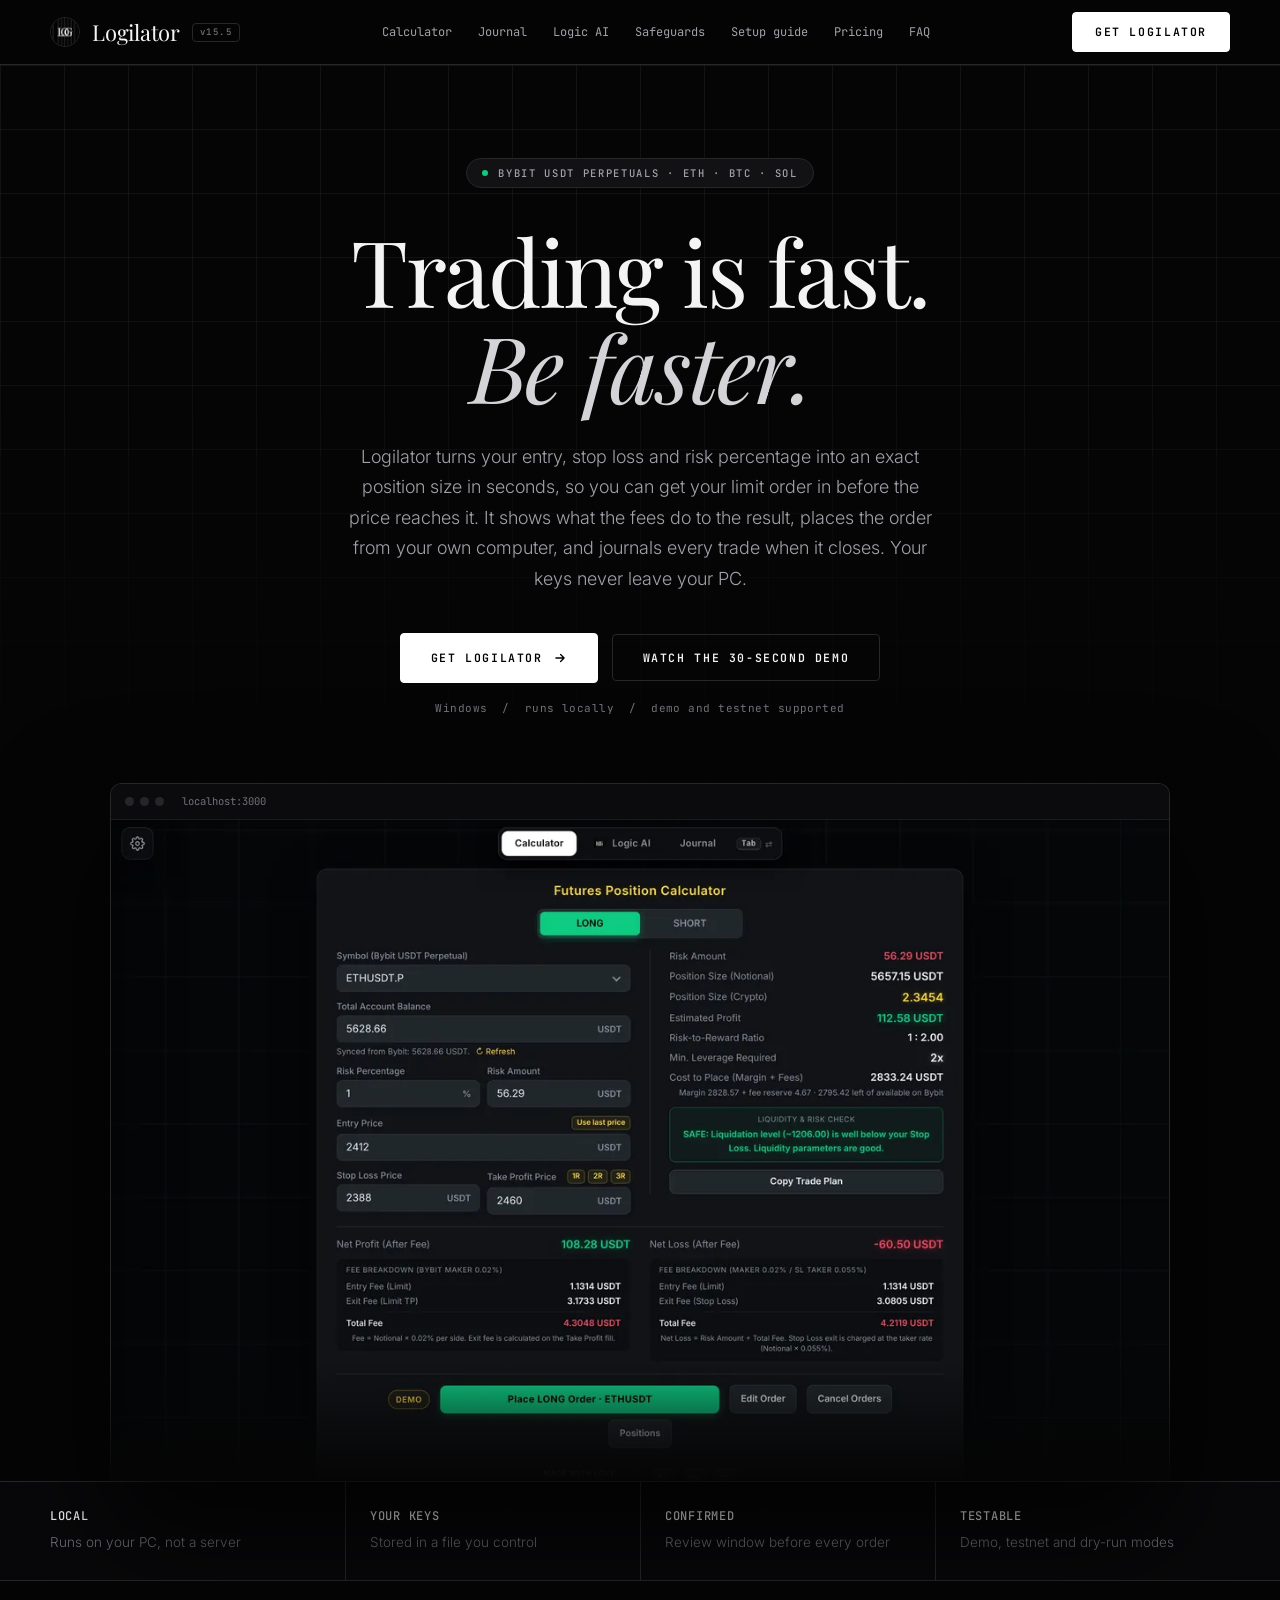
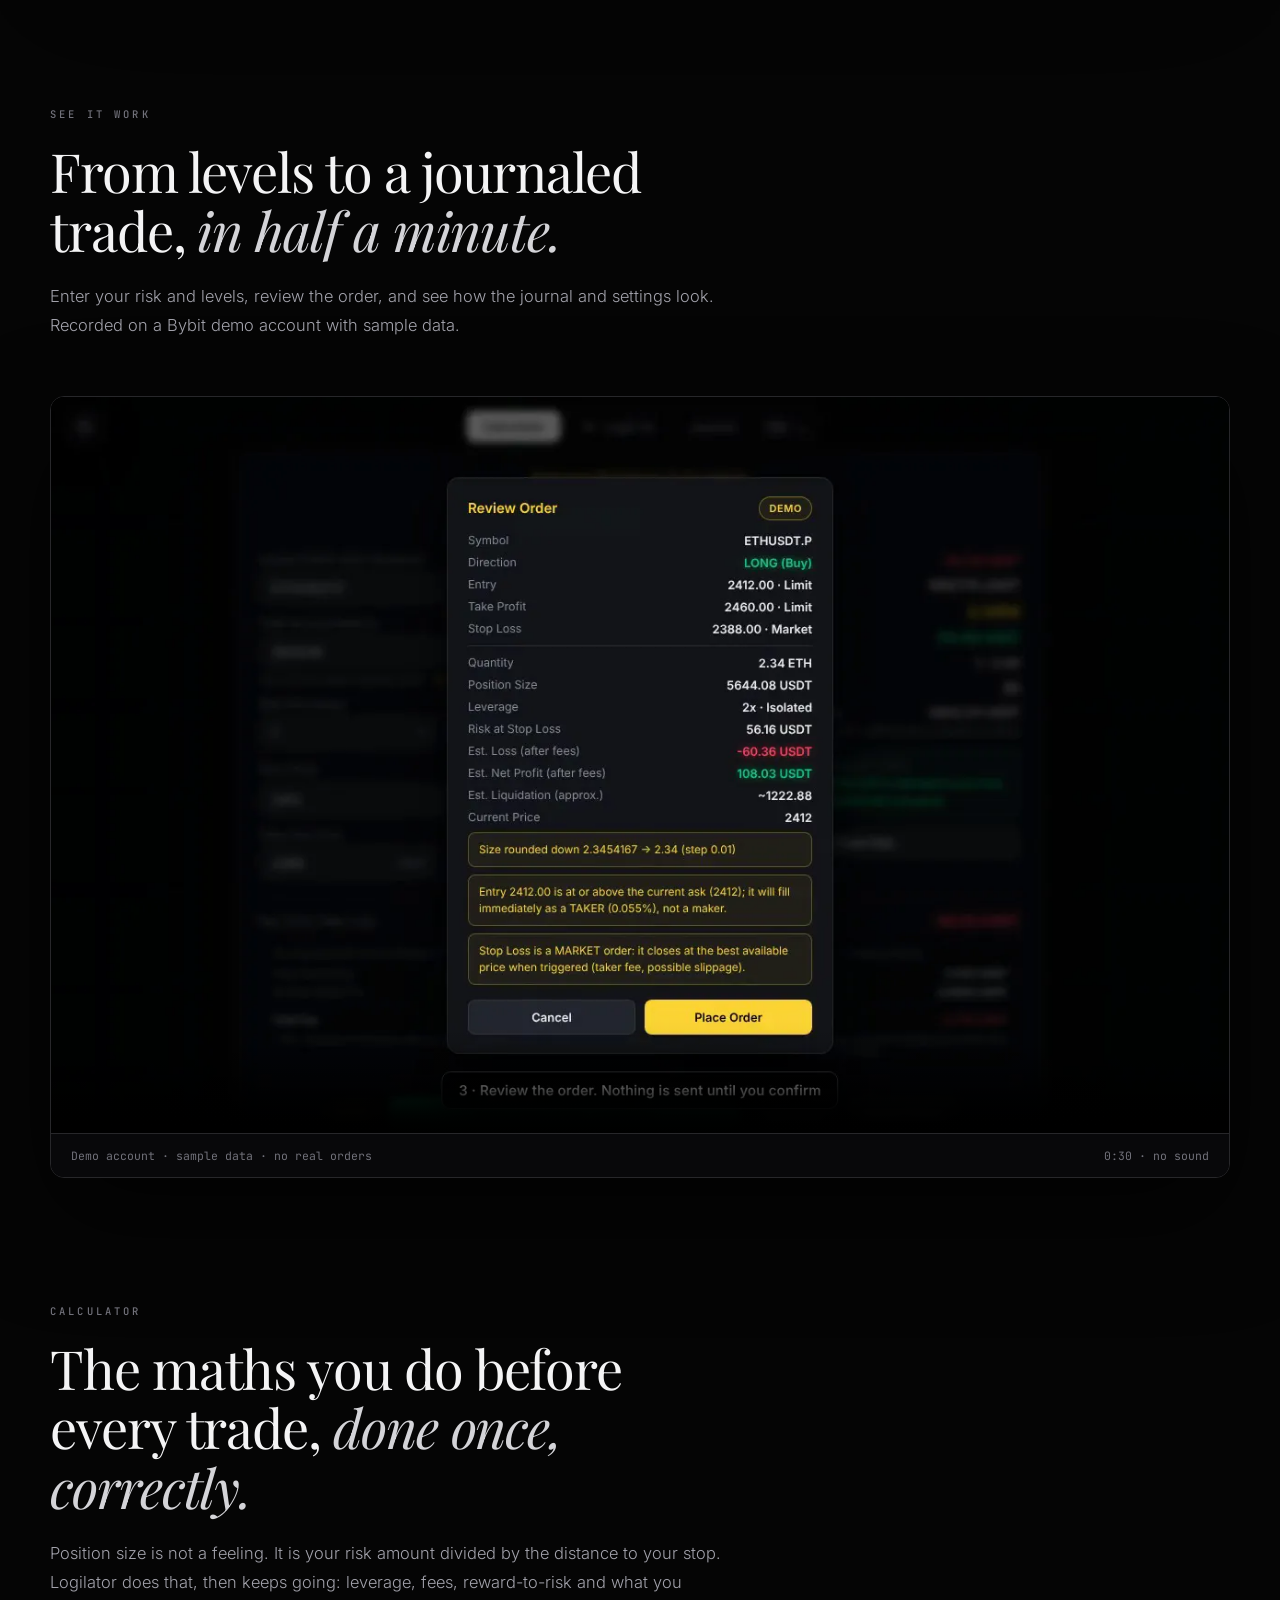
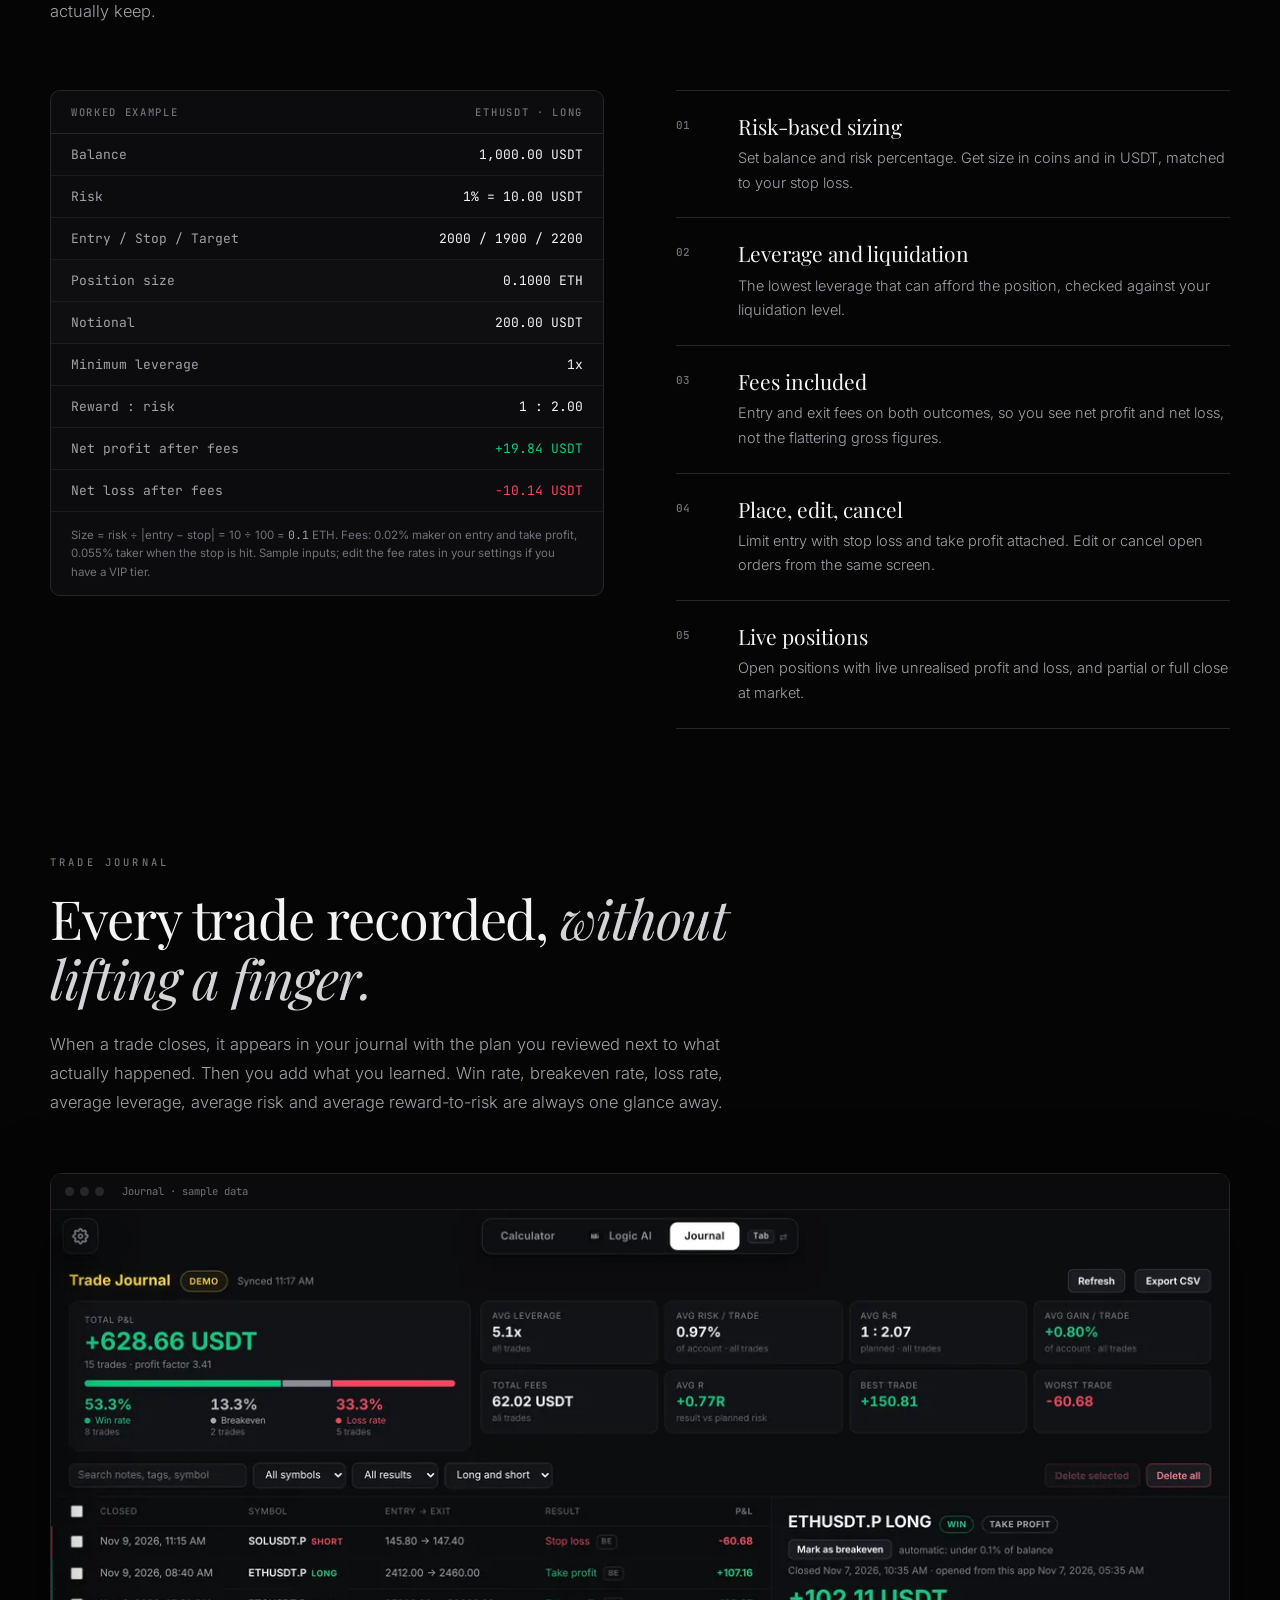
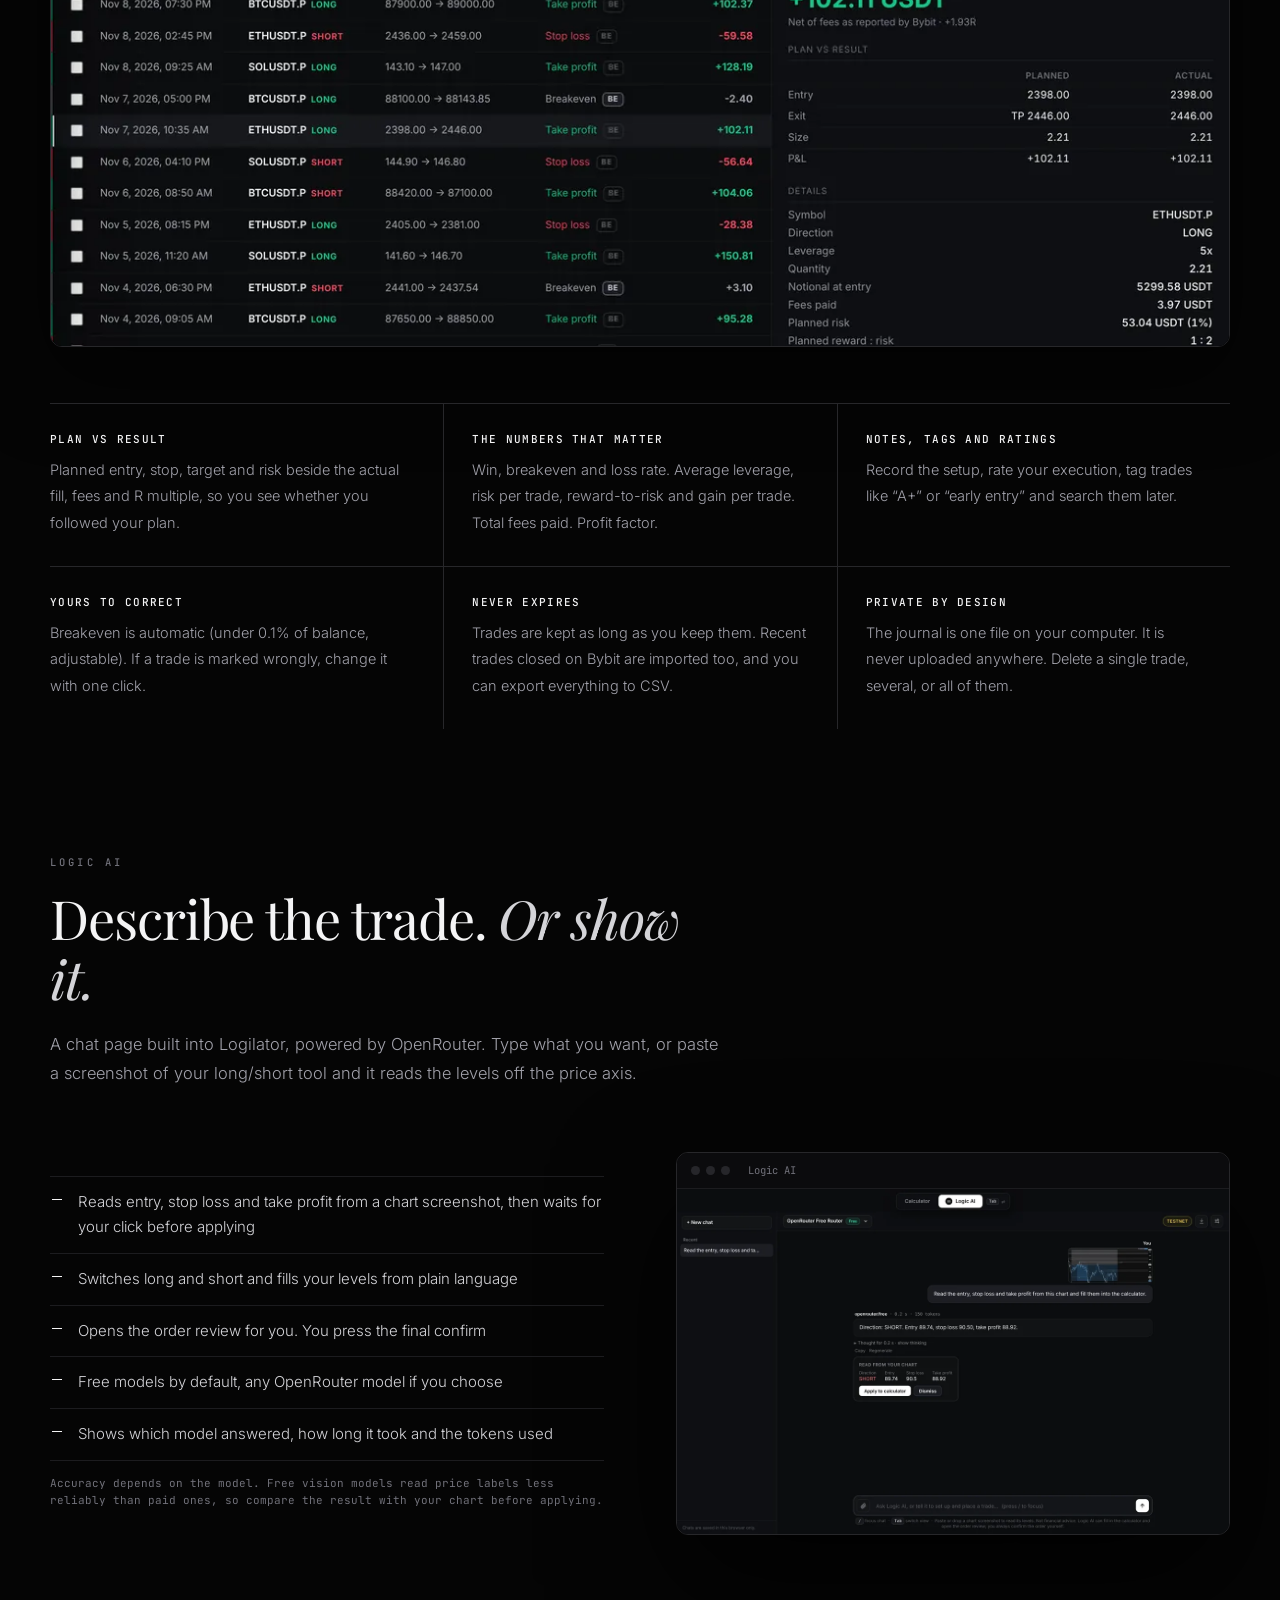
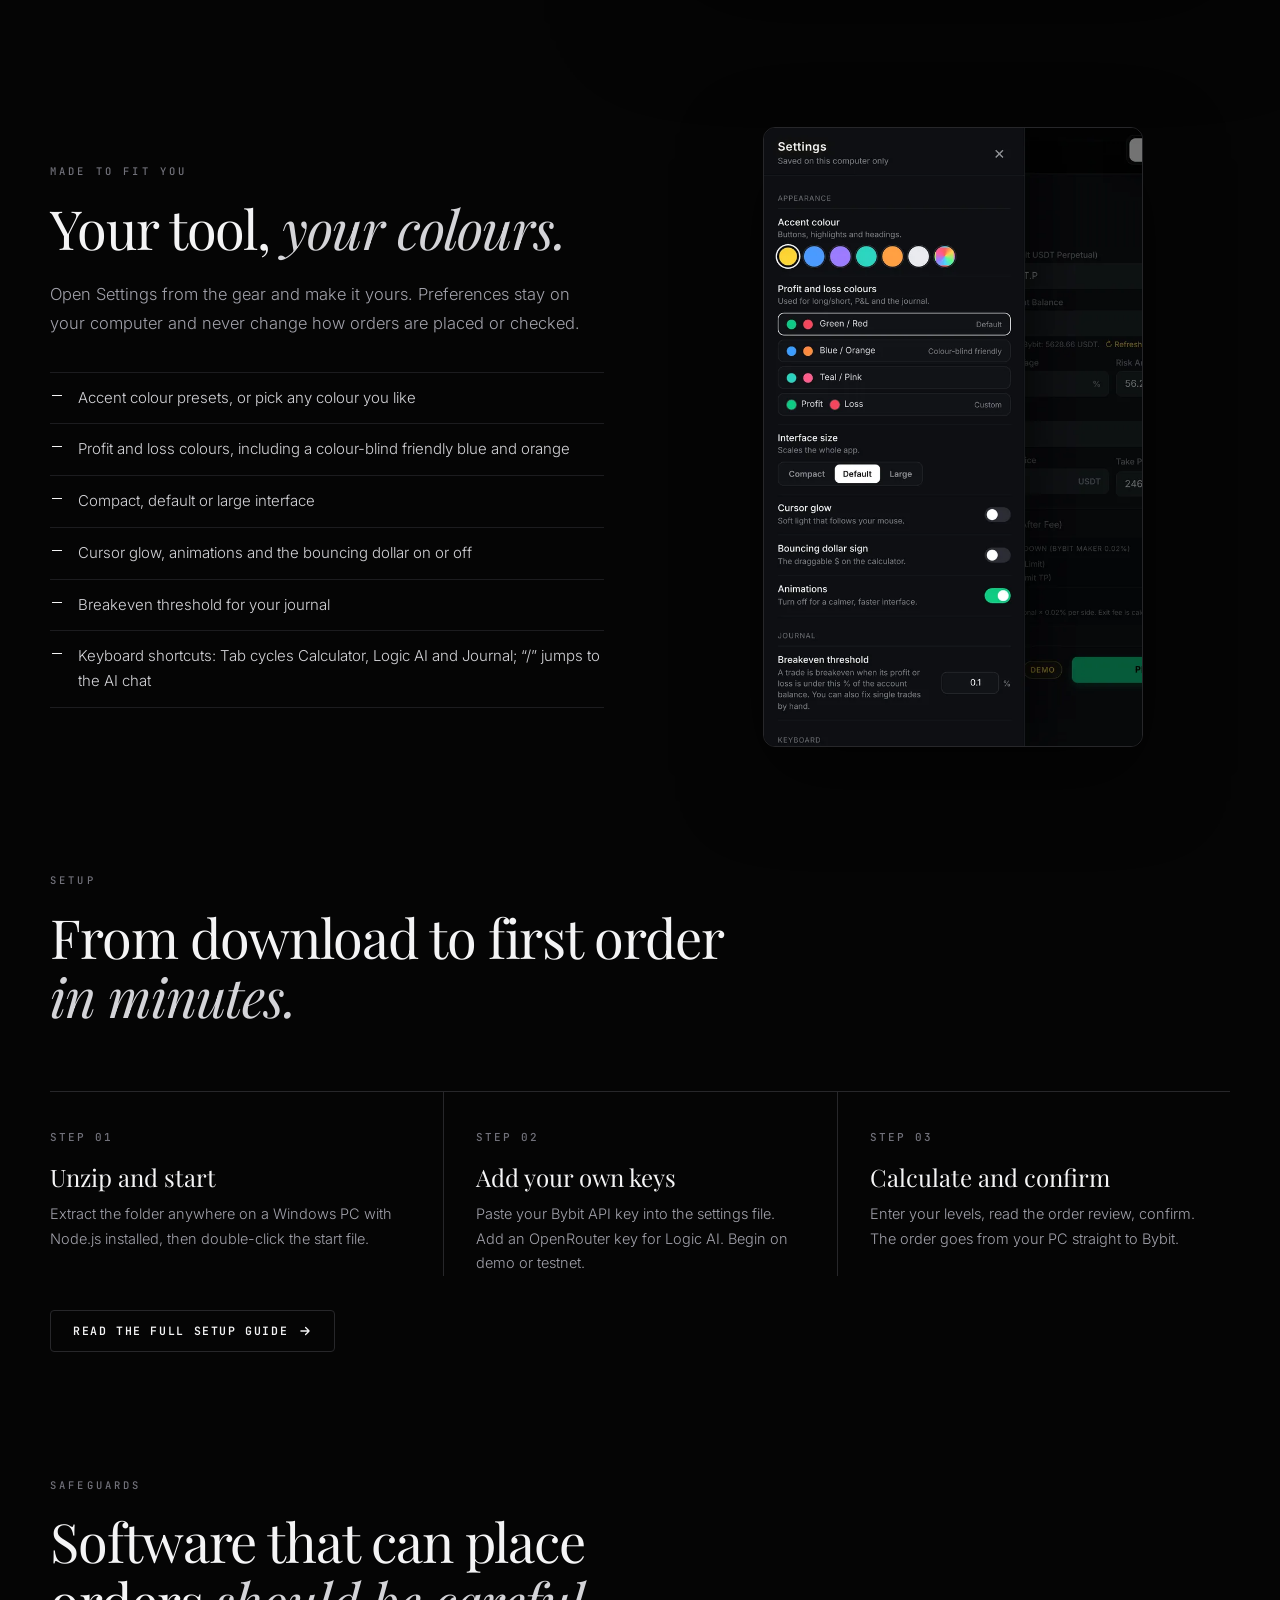
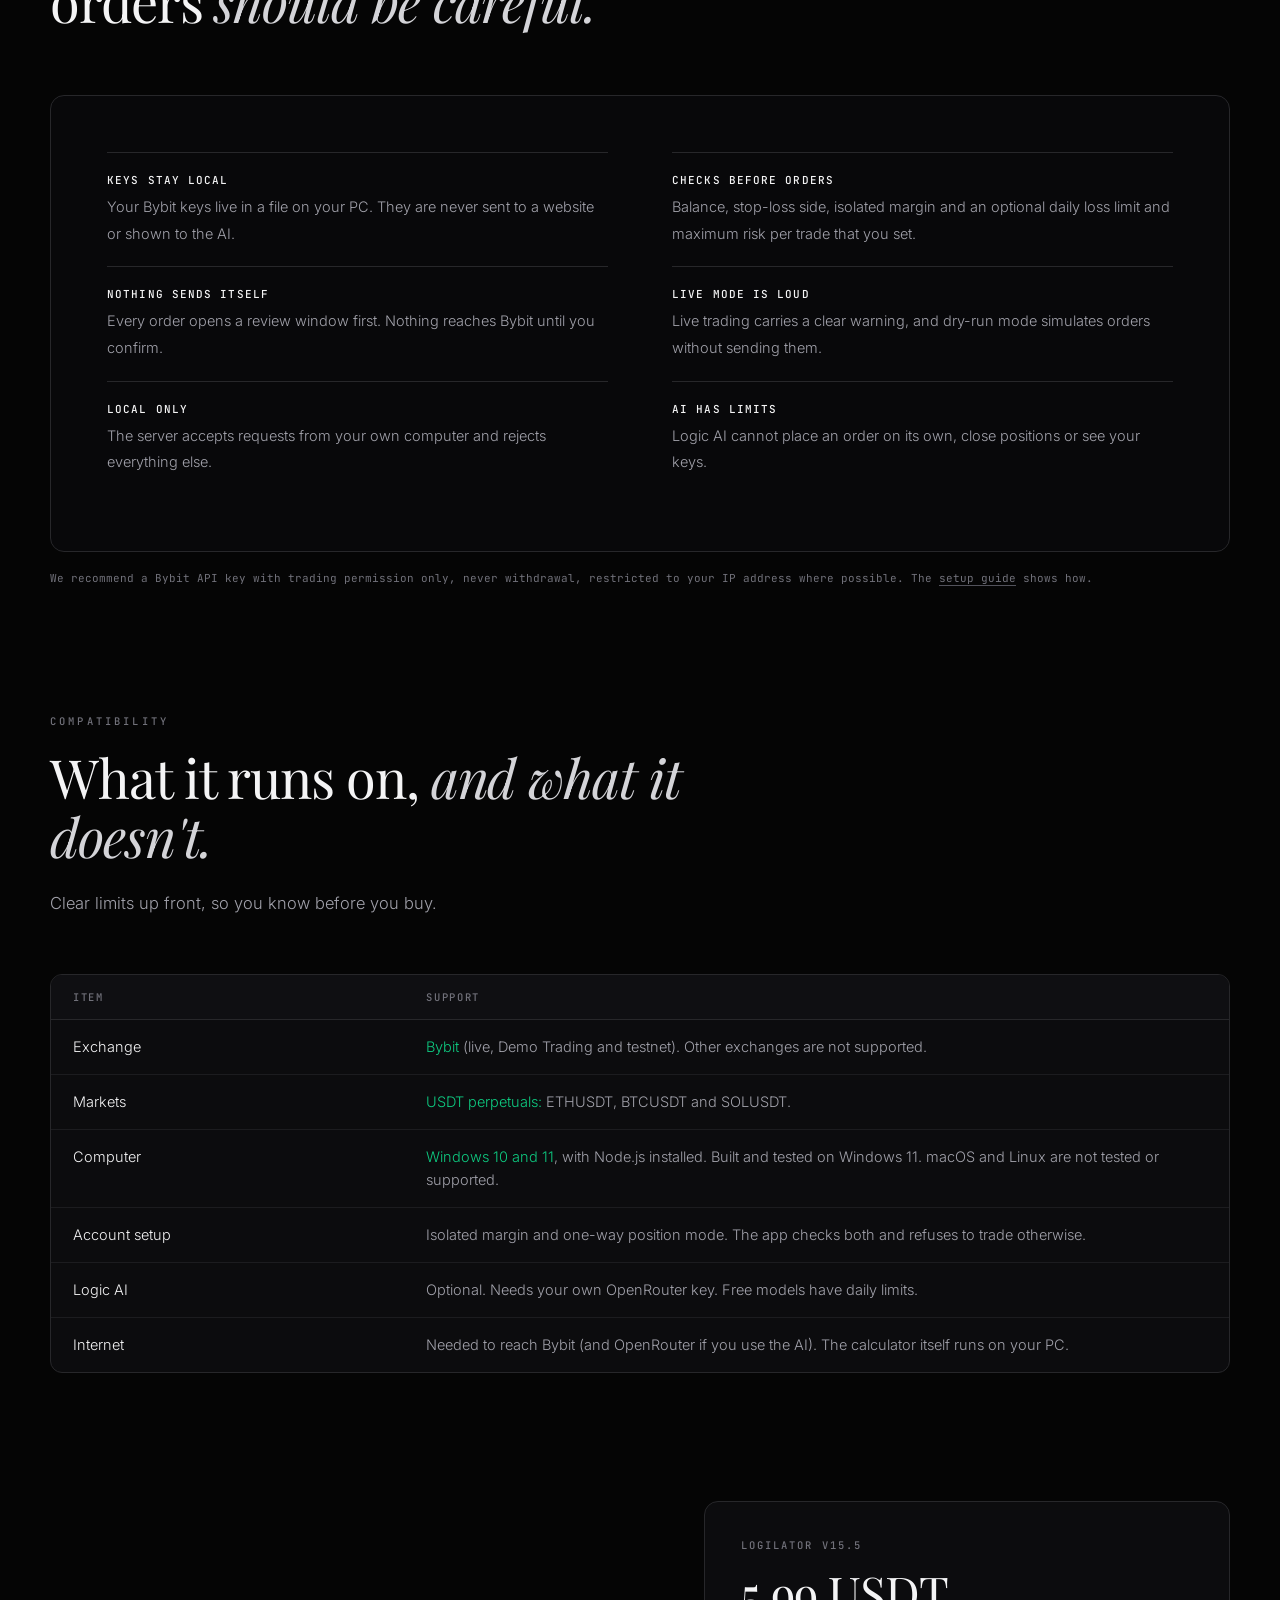
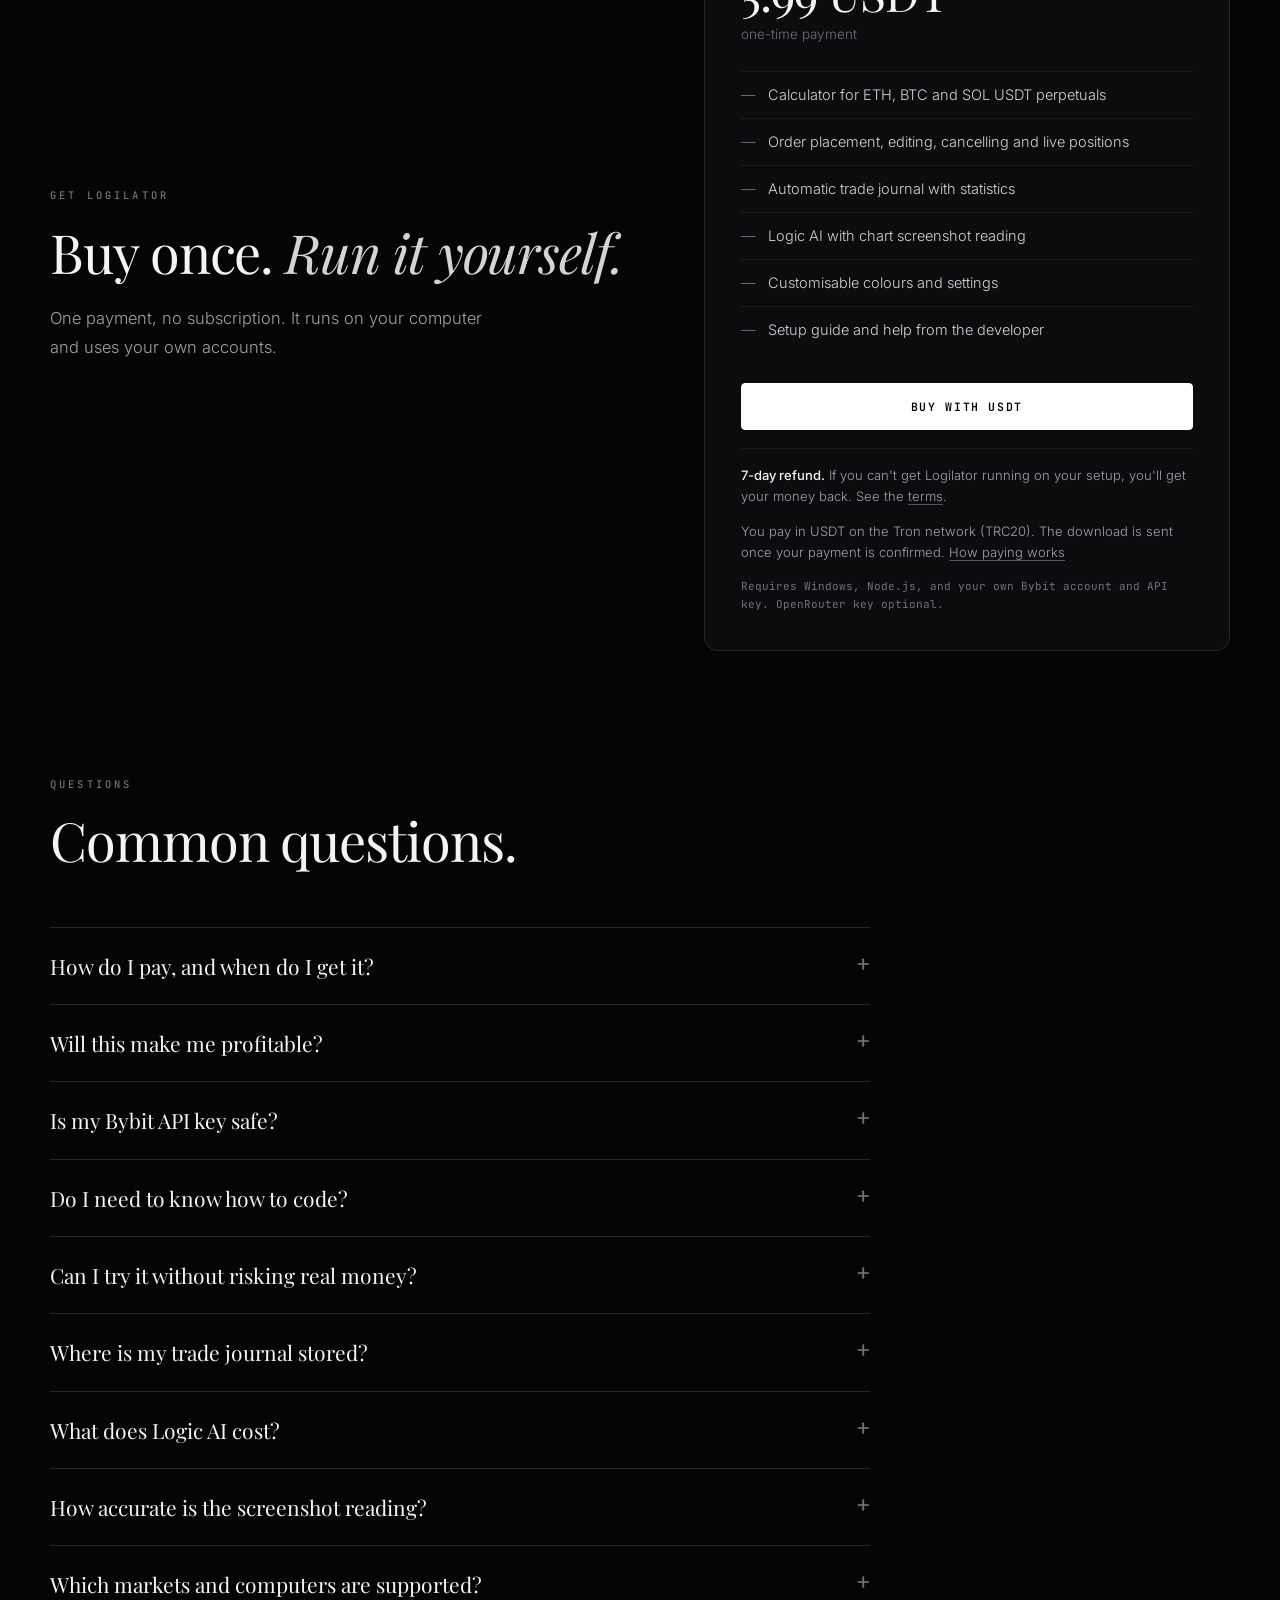
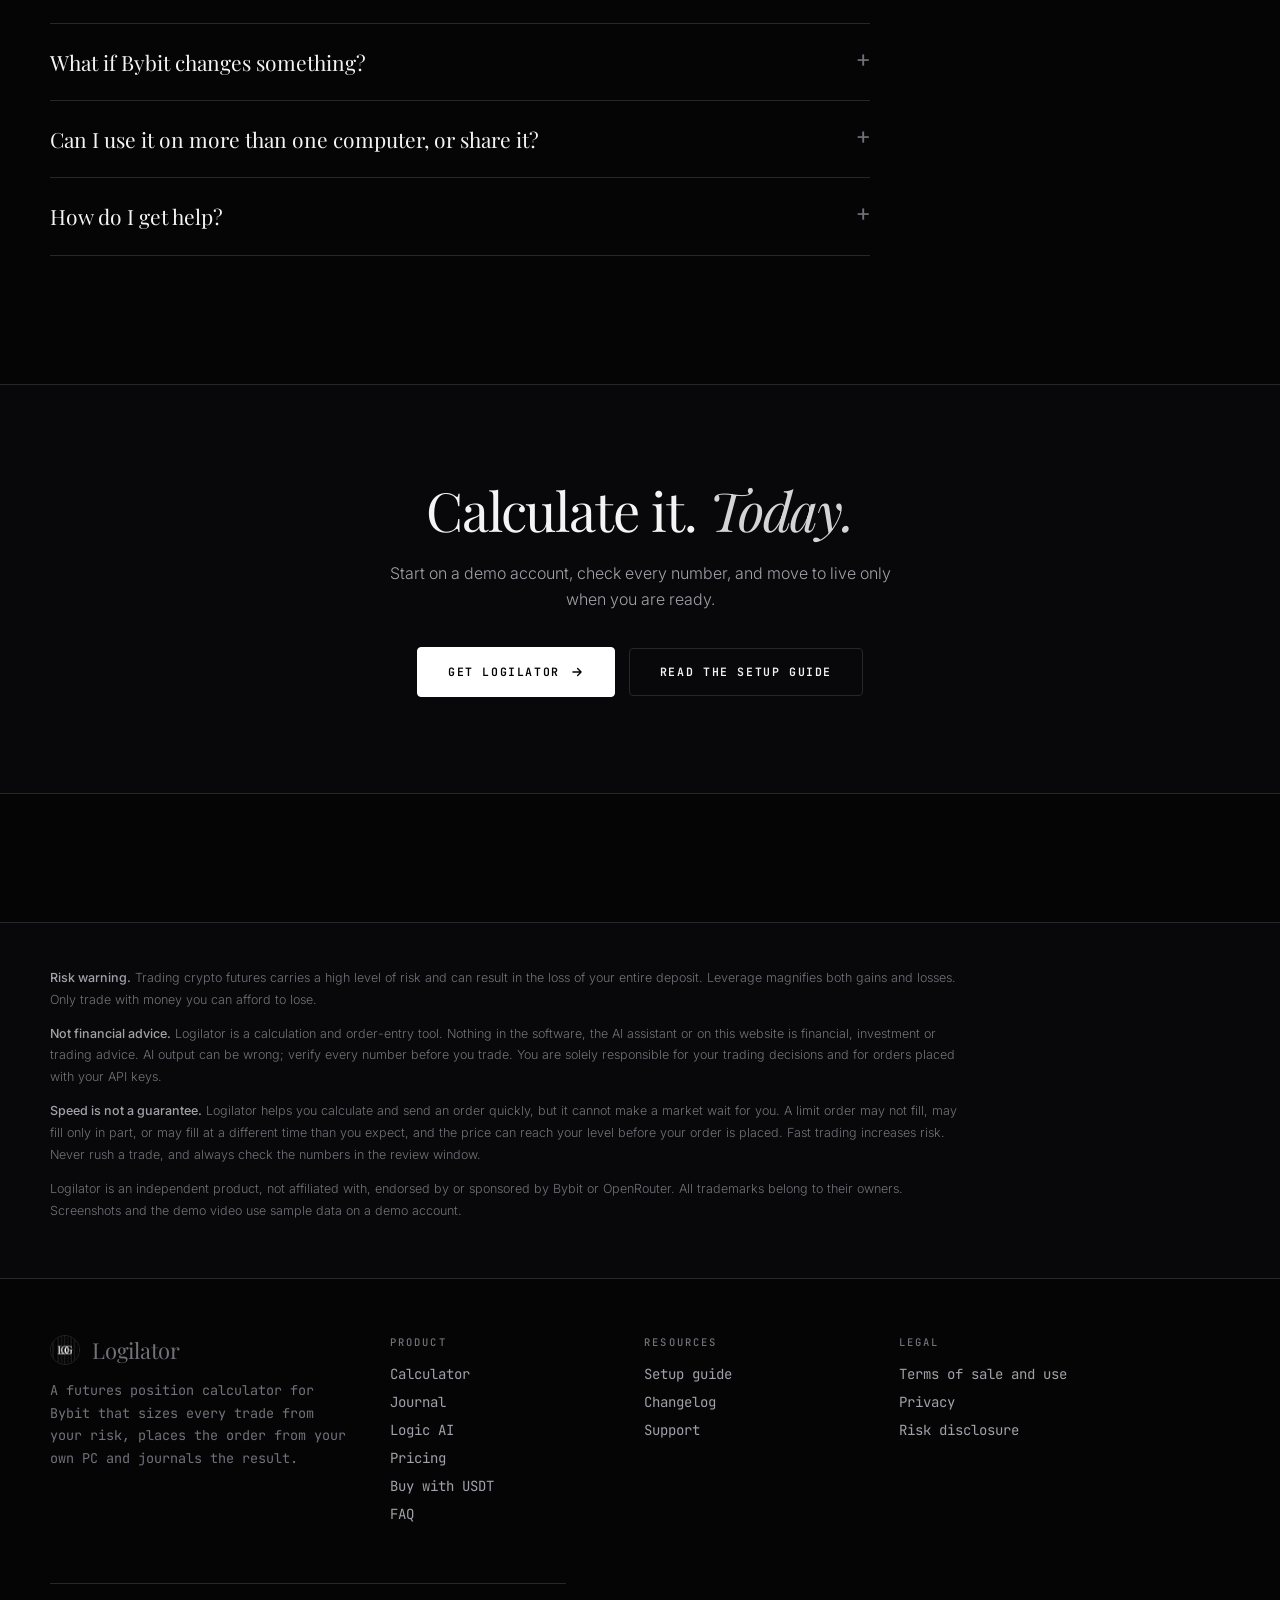
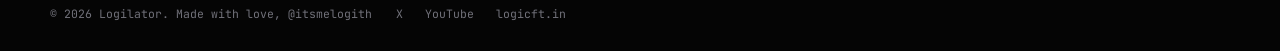
<file: site/index.html>
<!DOCTYPE html>
<html lang="en">
<head>
<meta charset="UTF-8">
<meta name="viewport" content="width=device-width, initial-scale=1">
<title>Logilator | Futures position calculator for Bybit</title>
<meta name="description" content="Logilator sizes every Bybit USDT futures trade from your risk, shows the fee-adjusted outcome, places the order from your own PC and journals every trade. Includes Logic AI.">
<meta name="theme-color" content="#050505">
<meta property="og:type" content="website">
<meta property="og:site_name" content="Logilator">
<meta property="og:title" content="Logilator | Futures position calculator for Bybit">
<meta property="og:description" content="Logilator sizes every Bybit USDT futures trade from your risk, shows the fee-adjusted outcome, places the order from your own PC and journals every trade. Includes Logic AI.">
<meta property="og:image" content="assets/og.png">
<meta name="twitter:card" content="summary_large_image">
<link rel="icon" type="image/png" href="assets/favicon.png">
<link rel="apple-touch-icon" href="assets/logo.png">
<link rel="preconnect" href="https://fonts.googleapis.com">
<link rel="preconnect" href="https://fonts.gstatic.com" crossorigin>
<link href="https://fonts.googleapis.com/css2?family=Playfair+Display:ital,wght@0,400;0,500;1,400&family=Inter:wght@300;400;500;600&family=JetBrains+Mono:wght@400;500;600&display=swap" rel="stylesheet">
<link rel="stylesheet" href="assets/site.css">
<script>document.documentElement.className='js'</script>
</head>
<body>
<a class="skip" href="#main">Skip to content</a>
<div class="glow" id="glow"></div>
<header class="bar">
  <div class="wrap">
    <a class="brand" href="#top" aria-label="Logilator home"><img src="assets/logo.png" width="30" height="30" alt=""><b>Logilator</b><span class="ver" data-version>v15.5</span></a>
    <nav class="main" id="mainNav" aria-label="Main"><a href="#calculator">Calculator</a><a href="#journal">Journal</a><a href="#logic-ai">Logic AI</a><a href="#safeguards">Safeguards</a><a href="setup.html">Setup guide</a><a href="#get">Pricing</a><a href="#faq">FAQ</a></nav>
    <div class="right">
      <a class="btn solid" data-buy href="buy.html">Get Logilator</a>
      <button class="menu-btn" id="menuBtn" aria-label="Menu" aria-expanded="false" aria-controls="mainNav"><svg viewBox="0 0 24 24" fill="none" stroke="currentColor" stroke-width="2" stroke-linecap="round"><path d="M4 7h16M4 12h16M4 17h16"/></svg></button>
    </div>
  </div>
</header>
<main id="main">

<div class="hero" id="top">
  <div class="gridbg" aria-hidden="true"><i></i></div>
  <div class="wrap">
    <span class="tag"><i></i>Bybit USDT perpetuals &middot; ETH &middot; BTC &middot; SOL</span>
    <h1>Trading is fast.<br><em>Be faster.</em></h1>
    <p class="lede">Logilator turns your entry, stop loss and risk percentage into an exact position size in seconds, so you can get your limit order in before the price reaches it. It shows what the fees do to the result, places the order from your own computer, and journals every trade when it closes. Your keys never leave your PC.</p>
    <div class="cta">
      <a class="btn solid lg" data-buy href="buy.html">Get Logilator <svg viewBox="0 0 24 24" fill="none" stroke="currentColor" stroke-width="2.2" stroke-linecap="round" stroke-linejoin="round" aria-hidden="true"><path d="M5 12h14M13 6l6 6-6 6"/></svg></a>
      <a class="btn lg" href="#demo">Watch the 30-second demo</a>
    </div>
    <p class="fine">Windows &nbsp;/&nbsp; runs locally &nbsp;/&nbsp; demo and testnet supported</p>
    <div class="stage">
      <div class="frame">
        <div class="top"><i></i><i></i><i></i><span>localhost:3000</span></div>
        <img src="assets/calc-1x.webp" srcset="assets/calc-1x.webp 1200w, assets/calc-2x.webp 2160w" sizes="(min-width:1100px) 1060px, 100vw" width="1200" height="750" fetchpriority="high" alt="Logilator calculator with a long ETHUSDT trade: 1% risk gives a 2.3454 ETH position, 1 to 2 reward to risk, with net profit and loss after fees">
      </div>
      <div class="stage-fade"></div>
    </div>
  </div>
</div>

<div class="facts">
  <div class="wrap">
    <div class="fact"><b>LOCAL</b><span>Runs on your PC, not a server</span></div>
    <div class="fact"><b>YOUR KEYS</b><span>Stored in a file you control</span></div>
    <div class="fact"><b>CONFIRMED</b><span>Review window before every order</span></div>
    <div class="fact"><b>TESTABLE</b><span>Demo, testnet and dry-run modes</span></div>
  </div>
</div>

<section id="demo">
  <div class="wrap">
    <div class="head rv">
      <span class="label">See it work</span>
      <h2>From levels to a journaled trade, <em>in half a minute.</em></h2>
      <p>Enter your risk and levels, review the order, and see how the journal and settings look. Recorded on a Bybit demo account with sample data.</p>
    </div>
    <div class="video rv">
      <video id="demoVid" controls preload="metadata" playsinline muted poster="assets/poster.webp" aria-label="Logilator demo: calculating a trade, reviewing the order, the trade journal and settings">
        <source src="assets/demo.mp4" type="video/mp4">
        <source src="assets/demo.webm" type="video/webm">
        Your browser can't play this video. <a href="assets/demo.mp4">Download it</a>.
      </video>
      <p class="vid-err" id="vidErr" hidden>The video couldn't be played in this browser. <a href="assets/demo.mp4" download>Download the demo (MP4)</a> or open it in Chrome, Edge or Firefox.</p>
      <div class="cap"><span>Demo account &middot; sample data &middot; no real orders</span><span>0:30 &middot; no sound</span></div>
    </div>
  </div>
</section>

<section id="calculator">
  <div class="wrap">
    <div class="head rv">
      <span class="label">Calculator</span>
      <h2>The maths you do before every trade, <em>done once, correctly.</em></h2>
      <p>Position size is not a feeling. It is your risk amount divided by the distance to your stop. Logilator does that, then keeps going: leverage, fees, reward-to-risk and what you actually keep.</p>
    </div>
    <div class="cols">
      <div class="ledger rv">
        <div class="hd"><span>Worked example</span><span>ETHUSDT &middot; Long</span></div>
        <dl>
          <dt>Balance</dt><dd>1,000.00 USDT</dd>
          <dt>Risk</dt><dd>1% = 10.00 USDT</dd>
          <dt>Entry / Stop / Target</dt><dd>2000 / 1900 / 2200</dd>
          <dt class="k">Position size</dt><dd class="k">0.1000 ETH</dd>
          <dt class="k">Notional</dt><dd class="k">200.00 USDT</dd>
          <dt>Minimum leverage</dt><dd>1x</dd>
          <dt>Reward : risk</dt><dd>1 : 2.00</dd>
          <dt>Net profit after fees</dt><dd class="pos">+19.84 USDT</dd>
          <dt>Net loss after fees</dt><dd class="neg">&minus;10.14 USDT</dd>
        </dl>
        <div class="ft">Size = risk &divide; |entry &minus; stop| = 10 &divide; 100 = <code>0.1</code> ETH. Fees: 0.02% maker on entry and take profit, 0.055% taker when the stop is hit. Sample inputs; edit the fee rates in your settings if you have a VIP tier.</div>
      </div>
      <div class="list rv">
        <div class="row"><span class="n">01</span><h3>Risk-based sizing</h3><p>Set balance and risk percentage. Get size in coins and in USDT, matched to your stop loss.</p></div>
        <div class="row"><span class="n">02</span><h3>Leverage and liquidation</h3><p>The lowest leverage that can afford the position, checked against your liquidation level.</p></div>
        <div class="row"><span class="n">03</span><h3>Fees included</h3><p>Entry and exit fees on both outcomes, so you see net profit and net loss, not the flattering gross figures.</p></div>
        <div class="row"><span class="n">04</span><h3>Place, edit, cancel</h3><p>Limit entry with stop loss and take profit attached. Edit or cancel open orders from the same screen.</p></div>
        <div class="row"><span class="n">05</span><h3>Live positions</h3><p>Open positions with live unrealised profit and loss, and partial or full close at market.</p></div>
      </div>
    </div>
  </div>
</section>

<section id="journal">
  <div class="wrap">
    <div class="head rv">
      <span class="label">Trade journal</span>
      <h2>Every trade recorded, <em>without lifting a finger.</em></h2>
      <p>When a trade closes, it appears in your journal with the plan you reviewed next to what actually happened. Then you add what you learned. Win rate, breakeven rate, loss rate, average leverage, average risk and average reward-to-risk are always one glance away.</p>
    </div>
    <div class="shot wide-shot rv">
      <div class="frame" style="border:0;border-radius:0;box-shadow:none"><div class="top"><i></i><i></i><i></i><span>Journal &middot; sample data</span></div>
      <img src="assets/journal-1x.webp" srcset="assets/journal-1x.webp 1200w, assets/journal-2x.webp 2160w" sizes="(min-width:1240px) 1180px, 100vw" width="1200" height="750" alt="Logilator trade journal with 15 sample trades: 53.3% win rate, 13.3% breakeven, 33.3% loss rate, average leverage 5.1x, average risk 0.97%, average reward to risk 1 to 2.07, with plan versus result for the selected trade"></div>
    </div>
    <div class="feat rv">
      <div class="f"><b>Plan vs result</b><span>Planned entry, stop, target and risk beside the actual fill, fees and R multiple, so you see whether you followed your plan.</span></div>
      <div class="f"><b>The numbers that matter</b><span>Win, breakeven and loss rate. Average leverage, risk per trade, reward-to-risk and gain per trade. Total fees paid. Profit factor.</span></div>
      <div class="f"><b>Notes, tags and ratings</b><span>Record the setup, rate your execution, tag trades like &ldquo;A+&rdquo; or &ldquo;early entry&rdquo; and search them later.</span></div>
      <div class="f"><b>Yours to correct</b><span>Breakeven is automatic (under 0.1% of balance, adjustable). If a trade is marked wrongly, change it with one click.</span></div>
      <div class="f"><b>Never expires</b><span>Trades are kept as long as you keep them. Recent trades closed on Bybit are imported too, and you can export everything to CSV.</span></div>
      <div class="f"><b>Private by design</b><span>The journal is one file on your computer. It is never uploaded anywhere. Delete a single trade, several, or all of them.</span></div>
    </div>
  </div>
</section>

<section id="logic-ai">
  <div class="wrap">
    <div class="head rv">
      <span class="label">Logic AI</span>
      <h2>Describe the trade. <em>Or show it.</em></h2>
      <p>A chat page built into Logilator, powered by OpenRouter. Type what you want, or paste a screenshot of your long/short tool and it reads the levels off the price axis.</p>
    </div>
    <div class="cols" style="align-items:center">
      <div class="rv">
        <ul class="ticks" style="margin-top:0">
          <li>Reads entry, stop loss and take profit from a chart screenshot, then waits for your click before applying</li>
          <li>Switches long and short and fills your levels from plain language</li>
          <li>Opens the order review for you. You press the final confirm</li>
          <li>Free models by default, any OpenRouter model if you choose</li>
          <li>Shows which model answered, how long it took and the tokens used</li>
        </ul>
        <p class="note">Accuracy depends on the model. Free vision models read price labels less reliably than paid ones, so compare the result with your chart before applying.</p>
      </div>
      <div class="frame aiframe rv" style="border-bottom:1px solid var(--line);border-radius:12px">
        <div class="top"><i></i><i></i><i></i><span>Logic AI</span></div>
        <img src="assets/ai-1x.webp" srcset="assets/ai-1x.webp 1200w, assets/ai-2x.webp 2160w" sizes="(min-width:940px) 560px, 100vw" width="1200" height="750" alt="Logic AI reading entry, stop loss and take profit from a pasted chart screenshot">
      </div>
    </div>
  </div>
</section>

<section id="custom">
  <div class="wrap">
    <div class="split rev">
      <div class="shot tall rv"><img src="assets/settings-panel.webp" width="660" height="1080" alt="Logilator settings panel with accent colour, profit and loss colours, interface size, breakeven threshold and keyboard shortcut options"></div>
      <div class="rv">
        <span class="label" style="display:block;margin-bottom:22px">Made to fit you</span>
        <h2>Your tool, <em>your colours.</em></h2>
        <p style="margin-top:22px;color:var(--text2);font-size:16.5px;line-height:1.75">Open Settings from the gear and make it yours. Preferences stay on your computer and never change how orders are placed or checked.</p>
        <ul class="ticks">
          <li>Accent colour presets, or pick any colour you like</li>
          <li>Profit and loss colours, including a colour-blind friendly blue and orange</li>
          <li>Compact, default or large interface</li>
          <li>Cursor glow, animations and the bouncing dollar on or off</li>
          <li>Breakeven threshold for your journal</li>
          <li>Keyboard shortcuts: Tab cycles Calculator, Logic AI and Journal; &ldquo;/&rdquo; jumps to the AI chat</li>
        </ul>
      </div>
    </div>
  </div>
</section>

<section id="how">
  <div class="wrap">
    <div class="head rv">
      <span class="label">Setup</span>
      <h2>From download to first order <em>in minutes.</em></h2>
    </div>
    <div class="steps rv">
      <div class="step"><span class="n">STEP 01</span><h3>Unzip and start</h3><p>Extract the folder anywhere on a Windows PC with Node.js installed, then double-click the start file.</p></div>
      <div class="step"><span class="n">STEP 02</span><h3>Add your own keys</h3><p>Paste your Bybit API key into the settings file. Add an OpenRouter key for Logic AI. Begin on demo or testnet.</p></div>
      <div class="step"><span class="n">STEP 03</span><h3>Calculate and confirm</h3><p>Enter your levels, read the order review, confirm. The order goes from your PC straight to Bybit.</p></div>
    </div>
    <p style="margin-top:34px"><a class="btn" href="setup.html">Read the full setup guide <svg viewBox="0 0 24 24" fill="none" stroke="currentColor" stroke-width="2.2" stroke-linecap="round" stroke-linejoin="round" aria-hidden="true"><path d="M5 12h14M13 6l6 6-6 6"/></svg></a></p>
  </div>
</section>

<section id="safeguards">
  <div class="wrap">
    <div class="head rv">
      <span class="label">Safeguards</span>
      <h2>Software that can place orders <em>should be careful.</em></h2>
    </div>
    <div class="panel rv">
      <div class="g">
        <div>
          <div class="it"><b>Keys stay local</b><span>Your Bybit keys live in a file on your PC. They are never sent to a website or shown to the AI.</span></div>
          <div class="it"><b>Nothing sends itself</b><span>Every order opens a review window first. Nothing reaches Bybit until you confirm.</span></div>
          <div class="it"><b>Local only</b><span>The server accepts requests from your own computer and rejects everything else.</span></div>
        </div>
        <div>
          <div class="it"><b>Checks before orders</b><span>Balance, stop-loss side, isolated margin and an optional daily loss limit and maximum risk per trade that you set.</span></div>
          <div class="it"><b>Live mode is loud</b><span>Live trading carries a clear warning, and dry-run mode simulates orders without sending them.</span></div>
          <div class="it"><b>AI has limits</b><span>Logic AI cannot place an order on its own, close positions or see your keys.</span></div>
        </div>
      </div>
    </div>
    <p class="note" style="margin-top:18px">We recommend a Bybit API key with trading permission only, never withdrawal, restricted to your IP address where possible. The <a href="setup.html#api-key" style="border-bottom:1px solid var(--line-hover)">setup guide</a> shows how.</p>
  </div>
</section>

<section id="compat">
  <div class="wrap">
    <div class="head rv">
      <span class="label">Compatibility</span>
      <h2>What it runs on, <em>and what it doesn't.</em></h2>
      <p>Clear limits up front, so you know before you buy.</p>
    </div>
    <div class="tbl rv">
      <table>
        <tr><th>Item</th><th>Support</th></tr>
        <tr><td>Exchange</td><td><span class="yes">Bybit</span> (live, Demo Trading and testnet). Other exchanges are not supported.</td></tr>
        <tr><td>Markets</td><td><span class="yes">USDT perpetuals:</span> ETHUSDT, BTCUSDT and SOLUSDT.</td></tr>
        <tr><td>Computer</td><td><span class="yes">Windows 10 and 11</span>, with Node.js installed. Built and tested on Windows 11. macOS and Linux are not tested or supported.</td></tr>
        <tr><td>Account setup</td><td>Isolated margin and one-way position mode. The app checks both and refuses to trade otherwise.</td></tr>
        <tr><td>Logic AI</td><td>Optional. Needs your own OpenRouter key. Free models have daily limits.</td></tr>
        <tr><td>Internet</td><td>Needed to reach Bybit (and OpenRouter if you use the AI). The calculator itself runs on your PC.</td></tr>
      </table>
    </div>
  </div>
</section>

<section id="get">
  <div class="wrap get">
    <div class="rv">
      <span class="label" style="display:block;margin-bottom:22px">Get Logilator</span>
      <h2>Buy once. <em>Run it yourself.</em></h2>
      <p style="margin-top:22px;color:var(--text2);font-size:16.5px;line-height:1.75;max-width:460px">One payment, no subscription. It runs on your computer and uses your own accounts.</p>
    </div>
    <div class="offer rv">
      <div class="nm">Logilator <span data-version>v15.5</span></div>
      <div class="pr" id="priceAmt">Contact for price</div>
      <div class="pn" id="priceNote"></div>
      <ul>
        <li>Calculator for ETH, BTC and SOL USDT perpetuals</li>
        <li>Order placement, editing, cancelling and live positions</li>
        <li>Automatic trade journal with statistics</li>
        <li>Logic AI with chart screenshot reading</li>
        <li>Customisable colours and settings</li>
        <li>Setup guide and help from the developer</li>
      </ul>
      <a class="btn solid lg" id="buyBtn" data-buy href="buy.html">Buy with USDT</a>
      <p class="guar"><b style="color:var(--text);font-weight:500">7-day refund.</b> If you can't get Logilator running on your setup, you'll get your money back. See the <a href="terms.html#refunds" style="border-bottom:1px solid var(--line-hover)">terms</a>.</p>
      <p class="paynote">You pay in USDT on the Tron network (TRC20). The download is sent once your payment is confirmed. <a href="buy.html">How paying works</a></p>
      <p class="req">Requires Windows, Node.js, and your own Bybit account and API key. OpenRouter key optional.</p>
    </div>
  </div>
</section>

<section id="faq">
  <div class="wrap">
    <div class="head rv"><span class="label">Questions</span><h2>Common questions.</h2></div>
    <div class="faq rv">
      <details><summary>How do I pay, and when do I get it?</summary><p>Payment is in USDT on the Tron (TRC20) network. The <a href="buy.html" style="border-bottom:1px solid var(--line-hover)">payment page</a> shows the amount and address. Send the exact amount, then message the transaction ID by email or on X. After the payment is checked on the blockchain, the download link is sent to you, usually within 24 hours.</p></details>
      <details><summary>Will this make me profitable?</summary><p>No tool can promise that. Logilator helps you size positions and manage risk consistently, and the journal helps you see what is and isn't working. Results depend on your strategy, discipline and the market.</p></details>
      <details><summary>Is my Bybit API key safe?</summary><p>It is stored in a file on your own computer and used only by the app running there. It is never uploaded or shown to the AI. Create a key with trading permission only, never withdrawals, and restrict it to your IP address where you can.</p></details>
      <details><summary>Do I need to know how to code?</summary><p>No. Install Node.js once, unzip the folder, paste your keys into the settings file and double-click the start file. The <a href="setup.html" style="border-bottom:1px solid var(--line-hover)">setup guide</a> walks through every step.</p></details>
      <details><summary>Can I try it without risking real money?</summary><p>Yes. Logilator works with Bybit Demo Trading and the Bybit testnet, and it has a dry-run mode that checks everything and shows the order without sending it. Start there.</p></details>
      <details><summary>Where is my trade journal stored?</summary><p>In a single file on your own computer, next to the app. Nothing is uploaded. Trades are kept until you delete them, and you can export them to CSV at any time.</p></details>
      <details><summary>What does Logic AI cost?</summary><p>You bring your own OpenRouter key. Free models cost nothing but have daily limits. Paid models and the Auto router bill your own OpenRouter credits, and the app asks before using them.</p></details>
      <details><summary>How accurate is the screenshot reading?</summary><p>It depends on the model. Stronger models read price labels more reliably than free ones. The levels are shown first and only applied when you click, so you can check them against your chart.</p></details>
      <details><summary>Which markets and computers are supported?</summary><p>Bybit USDT perpetuals ETHUSDT, BTCUSDT and SOLUSDT, on live accounts as well as Bybit demo trading and testnet. It is built and tested on Windows 10 and 11. Other operating systems are not supported.</p></details>
      <details><summary>What if Bybit changes something?</summary><p>Bybit can change its systems, and I can't control that. If something stops working because of a change on Bybit's side, tell me and I'll look into it. See the <a href="terms.html" style="border-bottom:1px solid var(--line-hover)">terms</a> for what is and isn't covered.</p></details>
      <details><summary>Can I use it on more than one computer, or share it?</summary><p>The licence is for your own personal use. Please don't share, resell or redistribute it. Details are in the <a href="terms.html#licence" style="border-bottom:1px solid var(--line-hover)">terms</a>.</p></details>
      <details><summary>How do I get help?</summary><p>Message @itsmelogith on X, or visit the <a href="support.html" style="border-bottom:1px solid var(--line-hover)">support page</a>, and you will get help with setup.</p></details>
    </div>
  </div>
</section>

<div class="final">
  <div class="wrap">
    <h2>Calculate it. <em>Today.</em></h2>
    <p>Start on a demo account, check every number, and move to live only when you are ready.</p>
    <div class="cta"><a class="btn solid lg" data-buy href="buy.html">Get Logilator <svg viewBox="0 0 24 24" fill="none" stroke="currentColor" stroke-width="2.2" stroke-linecap="round" stroke-linejoin="round" aria-hidden="true"><path d="M5 12h14M13 6l6 6-6 6"/></svg></a><a class="btn lg" href="setup.html">Read the setup guide</a></div>
  </div>
</div>

</main>
<div class="risk">
  <div class="wrap">
    <p><b>Risk warning.</b> Trading crypto futures carries a high level of risk and can result in the loss of your entire deposit. Leverage magnifies both gains and losses. Only trade with money you can afford to lose.</p>
    <p><b>Not financial advice.</b> Logilator is a calculation and order-entry tool. Nothing in the software, the AI assistant or on this website is financial, investment or trading advice. AI output can be wrong; verify every number before you trade. You are solely responsible for your trading decisions and for orders placed with your API keys.</p>
    <p><b>Speed is not a guarantee.</b> Logilator helps you calculate and send an order quickly, but it cannot make a market wait for you. A limit order may not fill, may fill only in part, or may fill at a different time than you expect, and the price can reach your level before your order is placed. Fast trading increases risk. Never rush a trade, and always check the numbers in the review window.</p>
    <p>Logilator is an independent product, not affiliated with, endorsed by or sponsored by Bybit or OpenRouter. All trademarks belong to their owners. Screenshots and the demo video use sample data on a demo account.</p>
  </div>
</div>
<footer class="big">
  <div class="wrap">
    <div class="cols4">
      <div>
        <a class="brand" href="index.html" aria-label="Logilator home"><img src="assets/logo.png" width="30" height="30" alt=""><b>Logilator</b></a>
        <p class="about">A futures position calculator for Bybit that sizes every trade from your risk, places the order from your own PC and journals the result.</p>
      </div>
      <div><h4>Product</h4><ul>
        <li><a href="index.html#calculator">Calculator</a></li><li><a href="index.html#journal">Journal</a></li><li><a href="index.html#logic-ai">Logic AI</a></li><li><a href="index.html#get">Pricing</a></li><li><a href="buy.html">Buy with USDT</a></li><li><a href="index.html#faq">FAQ</a></li></ul></div>
      <div><h4>Resources</h4><ul>
        <li><a href="setup.html">Setup guide</a></li><li><a href="changelog.html">Changelog</a></li><li><a href="support.html">Support</a></li></ul></div>
      <div><h4>Legal</h4><ul>
        <li><a href="terms.html">Terms of sale and use</a></li><li><a href="privacy.html">Privacy</a></li><li><a href="risk.html">Risk disclosure</a></li></ul></div>
    </div>
    <div class="legal">
      <span>&copy; 2026 Logilator. Made with love, @itsmelogith</span>
      <span style="display:flex;gap:22px"><a href="https://x.com/itsmelogith" target="_blank" rel="noopener">X</a><a href="https://youtube.com/@itsmelogith" target="_blank" rel="noopener">YouTube</a><a href="https://logicft.in" target="_blank" rel="noopener">logicft.in</a></span>
    </div>
  </div>
</footer>
<script src="assets/config.js"></script>
<script src="assets/site.js"></script>
</body>
</html>
</file>
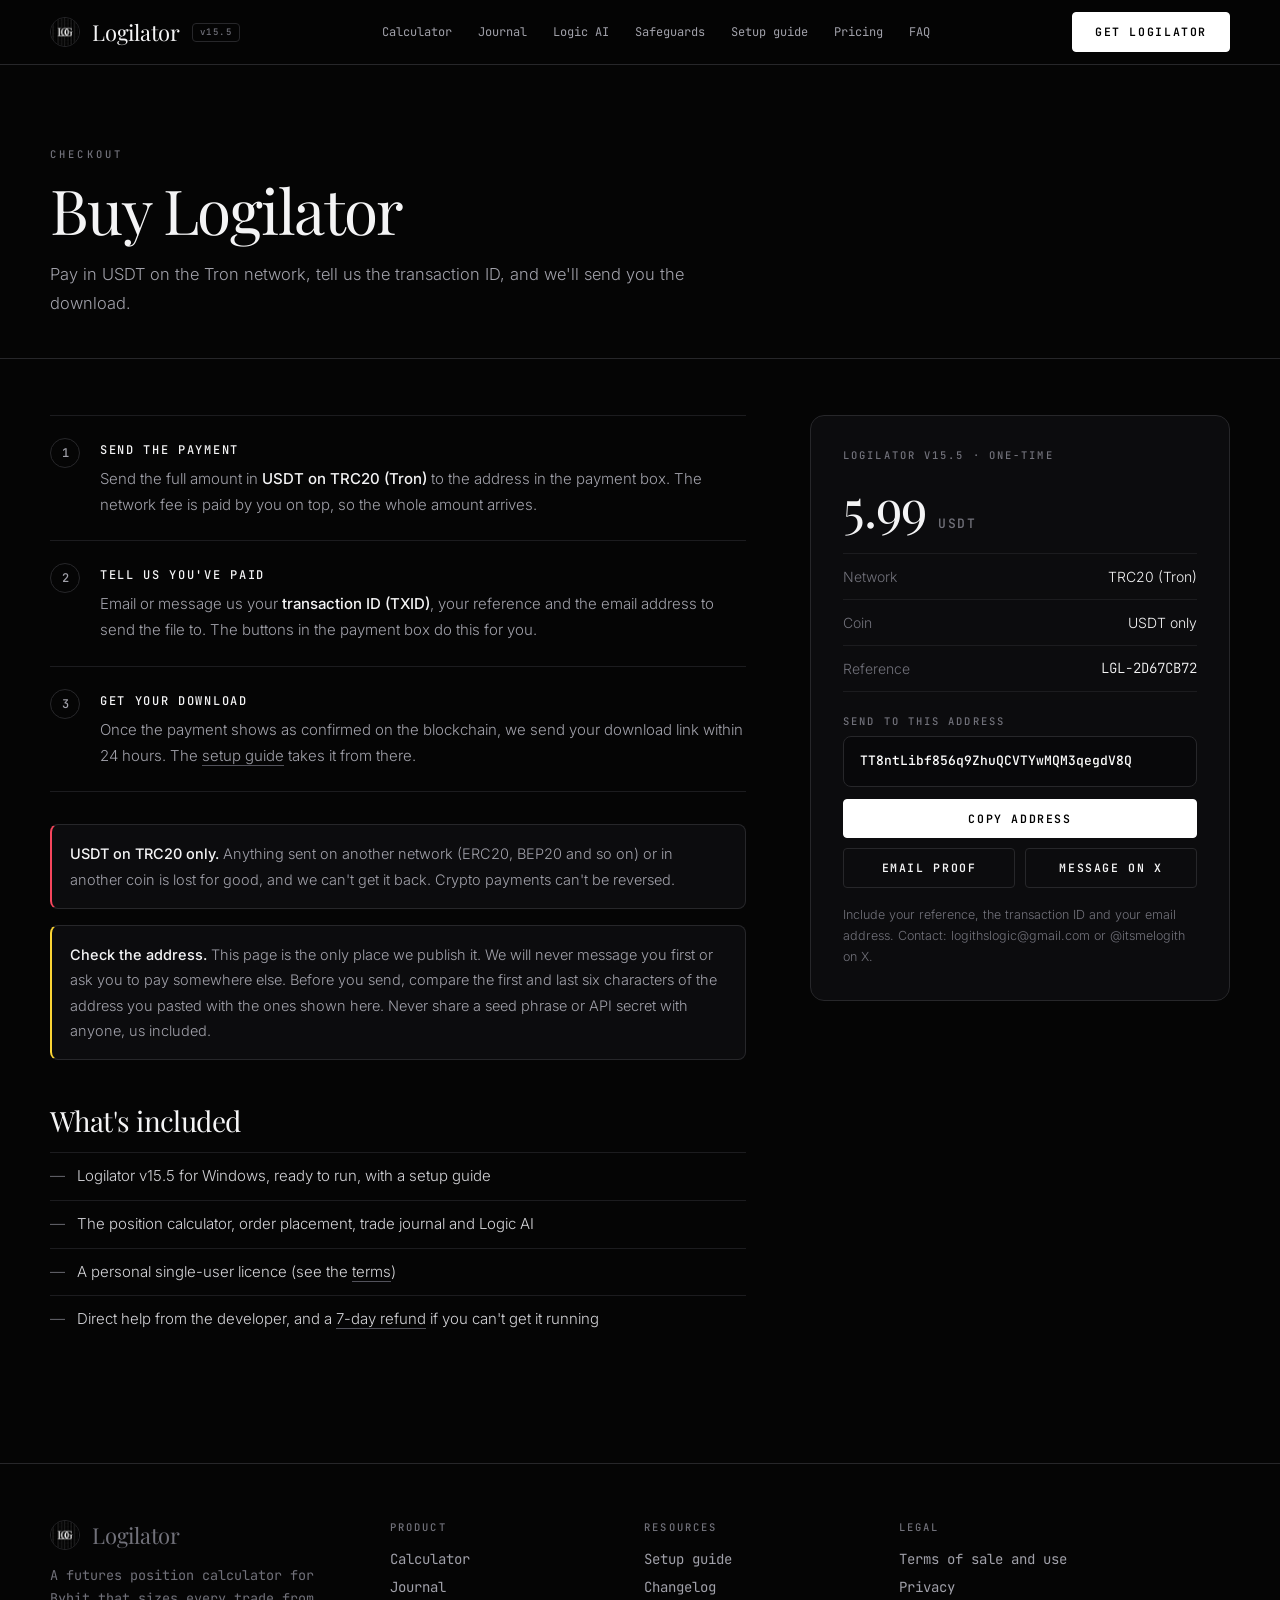
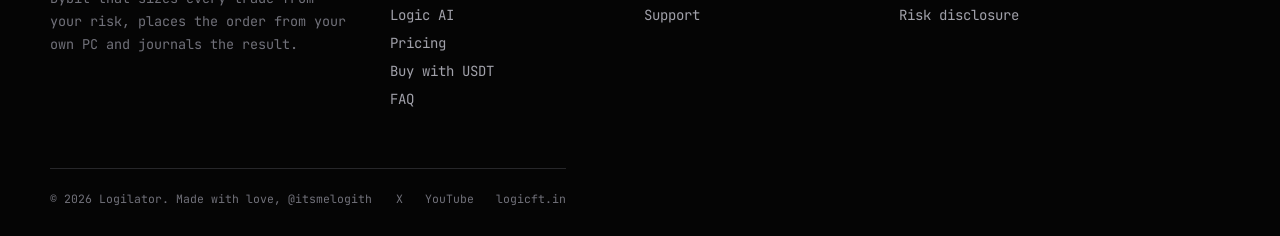
<file: site/buy.html>
<!DOCTYPE html>
<html lang="en">
<head>
<meta charset="UTF-8">
<meta name="viewport" content="width=device-width, initial-scale=1">
<title>Buy Logilator | Logilator</title>
<meta name="description" content="Pay for Logilator in USDT (TRC20) and receive your download after the transaction is confirmed.">
<meta name="theme-color" content="#050505">
<meta property="og:type" content="website">
<meta property="og:site_name" content="Logilator">
<meta property="og:title" content="Buy Logilator | Logilator">
<meta property="og:description" content="Pay for Logilator in USDT (TRC20) and receive your download after the transaction is confirmed.">
<meta property="og:image" content="assets/og.png">
<meta name="twitter:card" content="summary_large_image">
<link rel="icon" type="image/png" href="assets/favicon.png">
<link rel="apple-touch-icon" href="assets/logo.png">
<link rel="preconnect" href="https://fonts.googleapis.com">
<link rel="preconnect" href="https://fonts.gstatic.com" crossorigin>
<link href="https://fonts.googleapis.com/css2?family=Playfair+Display:ital,wght@0,400;0,500;1,400&family=Inter:wght@300;400;500;600&family=JetBrains+Mono:wght@400;500;600&display=swap" rel="stylesheet">
<link rel="stylesheet" href="assets/site.css">
<script>document.documentElement.className='js'</script>
</head>
<body>
<a class="skip" href="#main">Skip to content</a>
<div class="glow" id="glow"></div>
<header class="bar">
  <div class="wrap">
    <a class="brand" href="index.html" aria-label="Logilator home"><img src="assets/logo.png" width="30" height="30" alt=""><b>Logilator</b><span class="ver" data-version>v15.5</span></a>
    <nav class="main" id="mainNav" aria-label="Main"><a href="index.html#calculator">Calculator</a><a href="index.html#journal">Journal</a><a href="index.html#logic-ai">Logic AI</a><a href="index.html#safeguards">Safeguards</a><a href="setup.html">Setup guide</a><a href="index.html#get">Pricing</a><a href="index.html#faq">FAQ</a></nav>
    <div class="right">
      <a class="btn solid" data-buy href="buy.html">Get Logilator</a>
      <button class="menu-btn" id="menuBtn" aria-label="Menu" aria-expanded="false" aria-controls="mainNav"><svg viewBox="0 0 24 24" fill="none" stroke="currentColor" stroke-width="2" stroke-linecap="round"><path d="M4 7h16M4 12h16M4 17h16"/></svg></button>
    </div>
  </div>
</header>
<main id="main">
<div class="pagehead"><div class="wrap"><span class="label">Checkout</span><h1>Buy Logilator</h1><p>Pay in USDT on the Tron network, tell us the transaction ID, and we'll send you the download.</p></div></div>
<div class="wrap">
  <div class="buy">
    <div class="buy-main">
      <ol class="pay-steps">
        <li><span class="n">1</span><div><h3>Send the payment</h3><p>Send the full amount in <b>USDT on TRC20 (Tron)</b> to the address in the payment box. The network fee is paid by you on top, so the whole amount arrives.</p></div></li>
        <li><span class="n">2</span><div><h3>Tell us you've paid</h3><p>Email or message us your <b>transaction ID (TXID)</b>, your reference and the email address to send the file to. The buttons in the payment box do this for you.</p></div></li>
        <li><span class="n">3</span><div><h3>Get your download</h3><p>Once the payment shows as confirmed on the blockchain, we send your download link <span data-deliver>within 24 hours</span>. The <a href="setup.html">setup guide</a> takes it from there.</p></div></li>
      </ol>
      <div class="callout warn"><b>USDT on TRC20 only.</b> Anything sent on another network (ERC20, BEP20 and so on) or in another coin is lost for good, and we can't get it back. Crypto payments can't be reversed.</div>
      <div class="callout"><b>Check the address.</b> This page is the only place we publish it. We will never message you first or ask you to pay somewhere else. Before you send, compare the first and last six characters of the address you pasted with the ones shown here. Never share a seed phrase or API secret with anyone, us included.</div>
      <h2 class="buy-h">What's included</h2>
      <ul class="plain">
        <li><span>Logilator <span data-version>v15.5</span> for Windows, ready to run, with a setup guide</span></li>
        <li><span>The position calculator, order placement, trade journal and Logic AI</span></li>
        <li><span>A personal single-user licence (see the <a href="terms.html#licence">terms</a>)</span></li>
        <li><span>Direct help from the developer, and a <a href="terms.html#refunds">7-day refund</a> if you can't get it running</span></li>
      </ul>
    </div>
    <aside class="buy-card" id="payCard">
      <div class="nm">Logilator <span data-version>v15.5</span> &middot; one-time</div>
      <div id="payReady" hidden>
        <div class="amt"><span id="payAmount"></span> <small>USDT</small></div>
        <dl class="kv">
          <div><dt>Network</dt><dd id="payNet">TRC20 (Tron)</dd></div>
          <div><dt>Coin</dt><dd>USDT only</dd></div>
          <div><dt>Reference</dt><dd class="mono" id="payRef"></dd></div>
        </dl>
        <div class="addr-label">Send to this address</div>
        <div class="addr" id="payAddr"></div>
        <button class="btn solid" id="copyBtn" type="button">Copy address</button>
        <div class="pay-actions">
          <a class="btn" id="mailBtn" href="mailto:logithslogic@gmail.com">Email proof</a>
          <a class="btn" href="https://x.com/itsmelogith" target="_blank" rel="noopener">Message on X</a>
        </div>
        <p class="fine2">Include your reference, the transaction ID and your email address. Contact: logithslogic@gmail.com or @itsmelogith on X.</p>
      </div>
      <div id="payWait">
        <div class="amt soon">Payments opening soon</div>
        <p class="fine2" style="margin-top:14px">Payment details aren't live yet. To buy Logilator, email <a href="mailto:logithslogic@gmail.com">logithslogic@gmail.com</a> or message <a href="https://x.com/itsmelogith" target="_blank" rel="noopener">@itsmelogith</a> on X and you'll get the current price and address.</p>
        <a class="btn solid" href="mailto:logithslogic@gmail.com" style="width:100%;margin-top:18px">Email to buy</a>
      </div>
    </aside>
  </div>
</div>
<div style="height:120px"></div>
</main>
<footer class="big">
  <div class="wrap">
    <div class="cols4">
      <div>
        <a class="brand" href="index.html" aria-label="Logilator home"><img src="assets/logo.png" width="30" height="30" alt=""><b>Logilator</b></a>
        <p class="about">A futures position calculator for Bybit that sizes every trade from your risk, places the order from your own PC and journals the result.</p>
      </div>
      <div><h4>Product</h4><ul>
        <li><a href="index.html#calculator">Calculator</a></li><li><a href="index.html#journal">Journal</a></li><li><a href="index.html#logic-ai">Logic AI</a></li><li><a href="index.html#get">Pricing</a></li><li><a href="buy.html">Buy with USDT</a></li><li><a href="index.html#faq">FAQ</a></li></ul></div>
      <div><h4>Resources</h4><ul>
        <li><a href="setup.html">Setup guide</a></li><li><a href="changelog.html">Changelog</a></li><li><a href="support.html">Support</a></li></ul></div>
      <div><h4>Legal</h4><ul>
        <li><a href="terms.html">Terms of sale and use</a></li><li><a href="privacy.html">Privacy</a></li><li><a href="risk.html">Risk disclosure</a></li></ul></div>
    </div>
    <div class="legal">
      <span>&copy; 2026 Logilator. Made with love, @itsmelogith</span>
      <span style="display:flex;gap:22px"><a href="https://x.com/itsmelogith" target="_blank" rel="noopener">X</a><a href="https://youtube.com/@itsmelogith" target="_blank" rel="noopener">YouTube</a><a href="https://logicft.in" target="_blank" rel="noopener">logicft.in</a></span>
    </div>
  </div>
</footer>
<script src="assets/config.js"></script>
<script src="assets/site.js"></script>
</body>
</html>
</file>
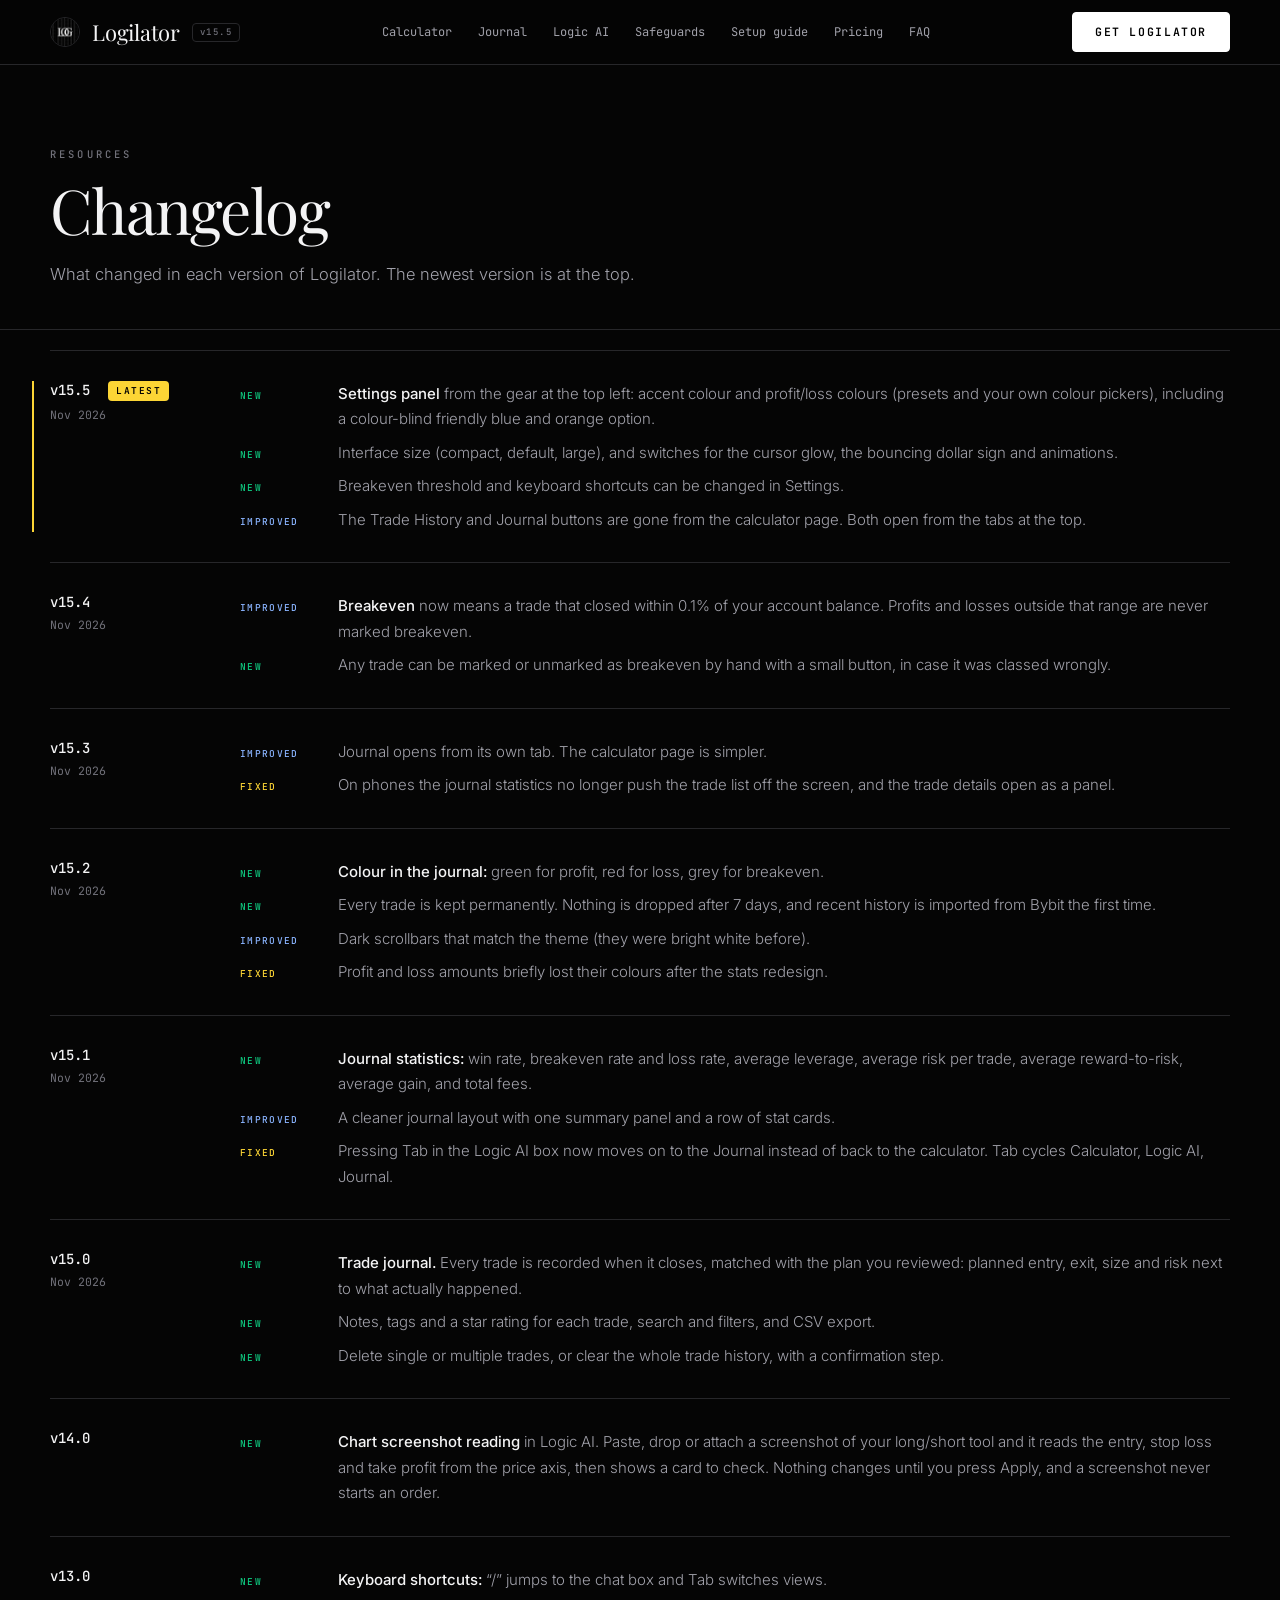
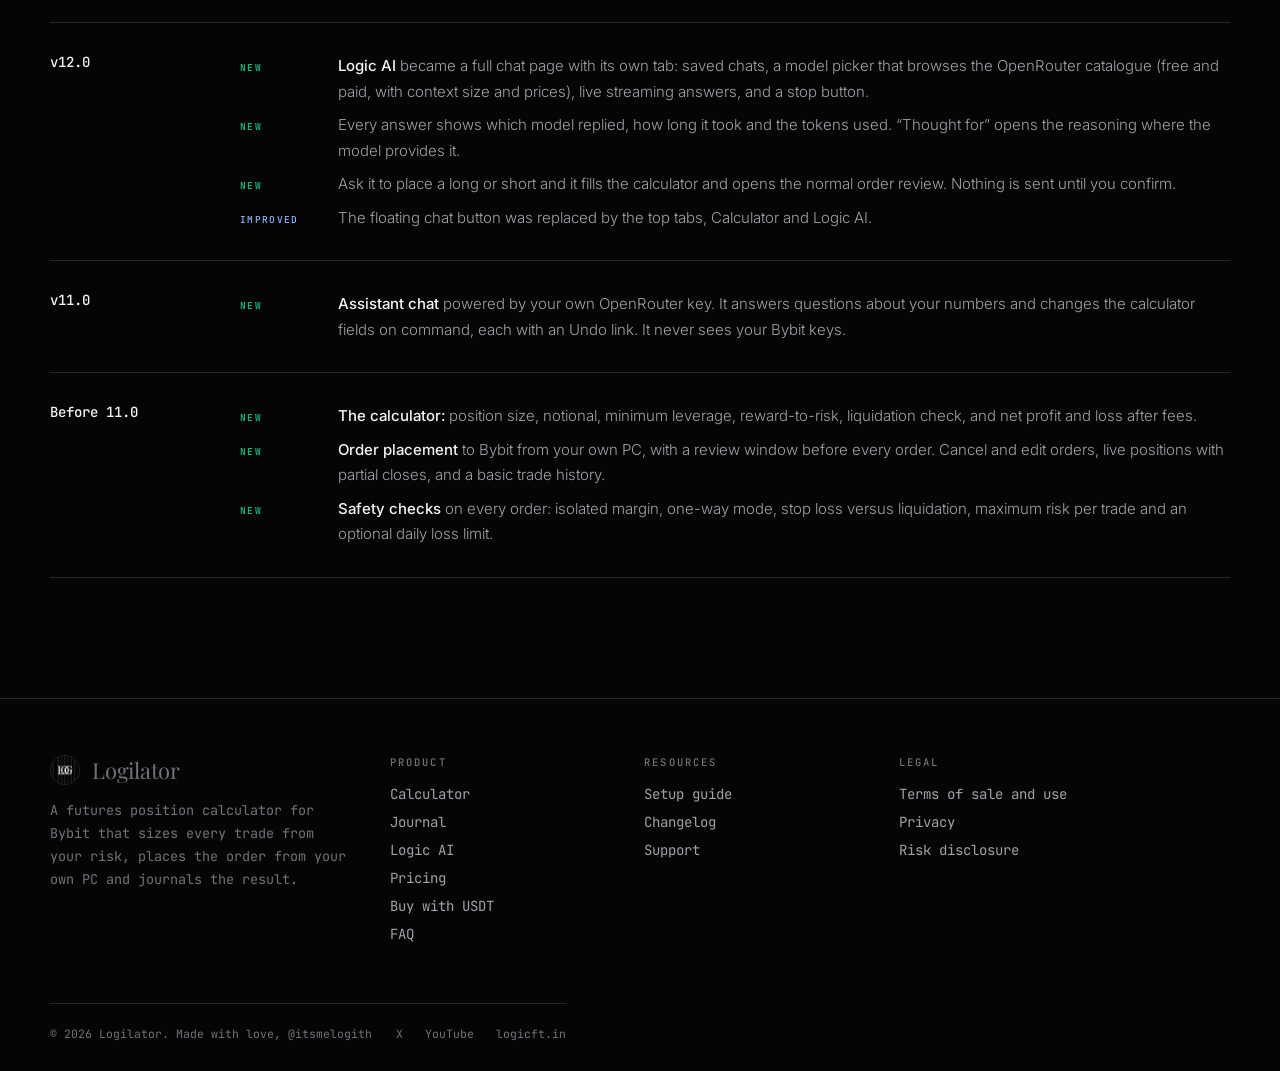
<file: site/changelog.html>
<!DOCTYPE html>
<html lang="en">
<head>
<meta charset="UTF-8">
<meta name="viewport" content="width=device-width, initial-scale=1">
<title>Changelog | Logilator</title>
<meta name="description" content="What changed in each version of Logilator.">
<meta name="theme-color" content="#050505">
<meta property="og:type" content="website">
<meta property="og:site_name" content="Logilator">
<meta property="og:title" content="Changelog | Logilator">
<meta property="og:description" content="What changed in each version of Logilator.">
<meta property="og:image" content="assets/og.png">
<meta name="twitter:card" content="summary_large_image">
<link rel="icon" type="image/png" href="assets/favicon.png">
<link rel="apple-touch-icon" href="assets/logo.png">
<link rel="preconnect" href="https://fonts.googleapis.com">
<link rel="preconnect" href="https://fonts.gstatic.com" crossorigin>
<link href="https://fonts.googleapis.com/css2?family=Playfair+Display:ital,wght@0,400;0,500;1,400&family=Inter:wght@300;400;500;600&family=JetBrains+Mono:wght@400;500;600&display=swap" rel="stylesheet">
<link rel="stylesheet" href="assets/site.css">
<script>document.documentElement.className='js'</script>
</head>
<body>
<a class="skip" href="#main">Skip to content</a>
<div class="glow" id="glow"></div>
<header class="bar">
  <div class="wrap">
    <a class="brand" href="index.html" aria-label="Logilator home"><img src="assets/logo.png" width="30" height="30" alt=""><b>Logilator</b><span class="ver" data-version>v15.5</span></a>
    <nav class="main" id="mainNav" aria-label="Main"><a href="index.html#calculator">Calculator</a><a href="index.html#journal">Journal</a><a href="index.html#logic-ai">Logic AI</a><a href="index.html#safeguards">Safeguards</a><a href="setup.html">Setup guide</a><a href="index.html#get">Pricing</a><a href="index.html#faq">FAQ</a></nav>
    <div class="right">
      <a class="btn solid" data-buy href="buy.html">Get Logilator</a>
      <button class="menu-btn" id="menuBtn" aria-label="Menu" aria-expanded="false" aria-controls="mainNav"><svg viewBox="0 0 24 24" fill="none" stroke="currentColor" stroke-width="2" stroke-linecap="round"><path d="M4 7h16M4 12h16M4 17h16"/></svg></button>
    </div>
  </div>
</header>
<main id="main">
<div class="pagehead"><div class="wrap"><span class="label">Resources</span><h1>Changelog</h1><p>What changed in each version of Logilator. The newest version is at the top.</p></div></div>
<div class="wrap" style="padding-top:20px"><div class="trow latest"><div><div class="v">v15.5 <span class="pill">Latest</span></div><div class="d">Nov 2026</div></div><ul class="cl"><li><span class="tg new">New</span><span><b>Settings panel</b> from the gear at the top left: accent colour and profit/loss colours (presets and your own colour pickers), including a colour-blind friendly blue and orange option.</span></li><li><span class="tg new">New</span><span>Interface size (compact, default, large), and switches for the cursor glow, the bouncing dollar sign and animations.</span></li><li><span class="tg new">New</span><span>Breakeven threshold and keyboard shortcuts can be changed in Settings.</span></li><li><span class="tg improved">Improved</span><span>The Trade History and Journal buttons are gone from the calculator page. Both open from the tabs at the top.</span></li></ul></div><div class="trow"><div><div class="v">v15.4 </div><div class="d">Nov 2026</div></div><ul class="cl"><li><span class="tg improved">Improved</span><span><b>Breakeven</b> now means a trade that closed within 0.1% of your account balance. Profits and losses outside that range are never marked breakeven.</span></li><li><span class="tg new">New</span><span>Any trade can be marked or unmarked as breakeven by hand with a small button, in case it was classed wrongly.</span></li></ul></div><div class="trow"><div><div class="v">v15.3 </div><div class="d">Nov 2026</div></div><ul class="cl"><li><span class="tg improved">Improved</span><span>Journal opens from its own tab. The calculator page is simpler.</span></li><li><span class="tg fixed">Fixed</span><span>On phones the journal statistics no longer push the trade list off the screen, and the trade details open as a panel.</span></li></ul></div><div class="trow"><div><div class="v">v15.2 </div><div class="d">Nov 2026</div></div><ul class="cl"><li><span class="tg new">New</span><span><b>Colour in the journal:</b> green for profit, red for loss, grey for breakeven.</span></li><li><span class="tg new">New</span><span>Every trade is kept permanently. Nothing is dropped after 7 days, and recent history is imported from Bybit the first time.</span></li><li><span class="tg improved">Improved</span><span>Dark scrollbars that match the theme (they were bright white before).</span></li><li><span class="tg fixed">Fixed</span><span>Profit and loss amounts briefly lost their colours after the stats redesign.</span></li></ul></div><div class="trow"><div><div class="v">v15.1 </div><div class="d">Nov 2026</div></div><ul class="cl"><li><span class="tg new">New</span><span><b>Journal statistics:</b> win rate, breakeven rate and loss rate, average leverage, average risk per trade, average reward-to-risk, average gain, and total fees.</span></li><li><span class="tg improved">Improved</span><span>A cleaner journal layout with one summary panel and a row of stat cards.</span></li><li><span class="tg fixed">Fixed</span><span>Pressing Tab in the Logic AI box now moves on to the Journal instead of back to the calculator. Tab cycles Calculator, Logic AI, Journal.</span></li></ul></div><div class="trow"><div><div class="v">v15.0 </div><div class="d">Nov 2026</div></div><ul class="cl"><li><span class="tg new">New</span><span><b>Trade journal.</b> Every trade is recorded when it closes, matched with the plan you reviewed: planned entry, exit, size and risk next to what actually happened.</span></li><li><span class="tg new">New</span><span>Notes, tags and a star rating for each trade, search and filters, and CSV export.</span></li><li><span class="tg new">New</span><span>Delete single or multiple trades, or clear the whole trade history, with a confirmation step.</span></li></ul></div><div class="trow"><div><div class="v">v14.0 </div><div class="d"></div></div><ul class="cl"><li><span class="tg new">New</span><span><b>Chart screenshot reading</b> in Logic AI. Paste, drop or attach a screenshot of your long/short tool and it reads the entry, stop loss and take profit from the price axis, then shows a card to check. Nothing changes until you press Apply, and a screenshot never starts an order.</span></li></ul></div><div class="trow"><div><div class="v">v13.0 </div><div class="d"></div></div><ul class="cl"><li><span class="tg new">New</span><span><b>Keyboard shortcuts:</b> &ldquo;/&rdquo; jumps to the chat box and Tab switches views.</span></li></ul></div><div class="trow"><div><div class="v">v12.0 </div><div class="d"></div></div><ul class="cl"><li><span class="tg new">New</span><span><b>Logic AI</b> became a full chat page with its own tab: saved chats, a model picker that browses the OpenRouter catalogue (free and paid, with context size and prices), live streaming answers, and a stop button.</span></li><li><span class="tg new">New</span><span>Every answer shows which model replied, how long it took and the tokens used. &ldquo;Thought for&rdquo; opens the reasoning where the model provides it.</span></li><li><span class="tg new">New</span><span>Ask it to place a long or short and it fills the calculator and opens the normal order review. Nothing is sent until you confirm.</span></li><li><span class="tg improved">Improved</span><span>The floating chat button was replaced by the top tabs, Calculator and Logic AI.</span></li></ul></div><div class="trow"><div><div class="v">v11.0 </div><div class="d"></div></div><ul class="cl"><li><span class="tg new">New</span><span><b>Assistant chat</b> powered by your own OpenRouter key. It answers questions about your numbers and changes the calculator fields on command, each with an Undo link. It never sees your Bybit keys.</span></li></ul></div><div class="trow"><div><div class="v">Before 11.0 </div><div class="d"></div></div><ul class="cl"><li><span class="tg new">New</span><span><b>The calculator:</b> position size, notional, minimum leverage, reward-to-risk, liquidation check, and net profit and loss after fees.</span></li><li><span class="tg new">New</span><span><b>Order placement</b> to Bybit from your own PC, with a review window before every order. Cancel and edit orders, live positions with partial closes, and a basic trade history.</span></li><li><span class="tg new">New</span><span><b>Safety checks</b> on every order: isolated margin, one-way mode, stop loss versus liquidation, maximum risk per trade and an optional daily loss limit.</span></li></ul></div></div><div style="height:120px"></div>
</main>
<footer class="big">
  <div class="wrap">
    <div class="cols4">
      <div>
        <a class="brand" href="index.html" aria-label="Logilator home"><img src="assets/logo.png" width="30" height="30" alt=""><b>Logilator</b></a>
        <p class="about">A futures position calculator for Bybit that sizes every trade from your risk, places the order from your own PC and journals the result.</p>
      </div>
      <div><h4>Product</h4><ul>
        <li><a href="index.html#calculator">Calculator</a></li><li><a href="index.html#journal">Journal</a></li><li><a href="index.html#logic-ai">Logic AI</a></li><li><a href="index.html#get">Pricing</a></li><li><a href="buy.html">Buy with USDT</a></li><li><a href="index.html#faq">FAQ</a></li></ul></div>
      <div><h4>Resources</h4><ul>
        <li><a href="setup.html">Setup guide</a></li><li><a href="changelog.html">Changelog</a></li><li><a href="support.html">Support</a></li></ul></div>
      <div><h4>Legal</h4><ul>
        <li><a href="terms.html">Terms of sale and use</a></li><li><a href="privacy.html">Privacy</a></li><li><a href="risk.html">Risk disclosure</a></li></ul></div>
    </div>
    <div class="legal">
      <span>&copy; 2026 Logilator. Made with love, @itsmelogith</span>
      <span style="display:flex;gap:22px"><a href="https://x.com/itsmelogith" target="_blank" rel="noopener">X</a><a href="https://youtube.com/@itsmelogith" target="_blank" rel="noopener">YouTube</a><a href="https://logicft.in" target="_blank" rel="noopener">logicft.in</a></span>
    </div>
  </div>
</footer>
<script src="assets/config.js"></script>
<script src="assets/site.js"></script>
</body>
</html>
</file>
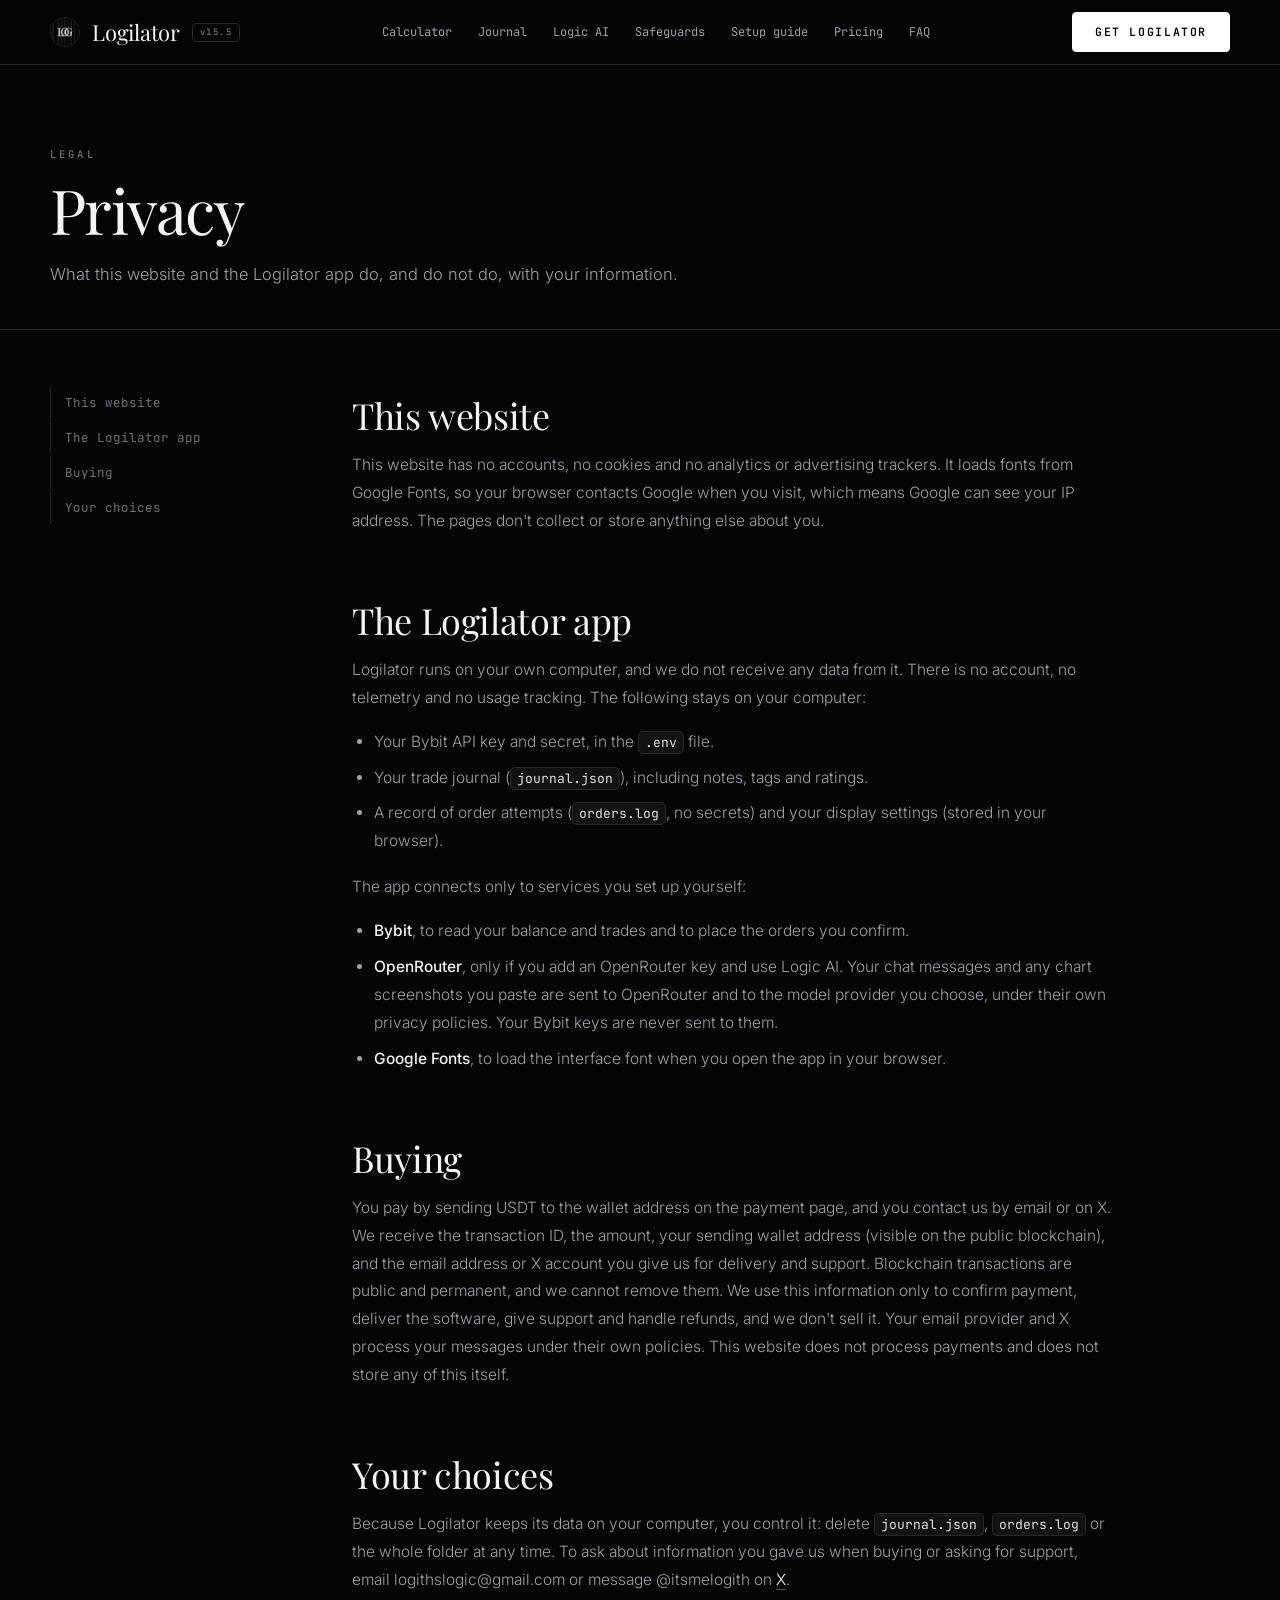
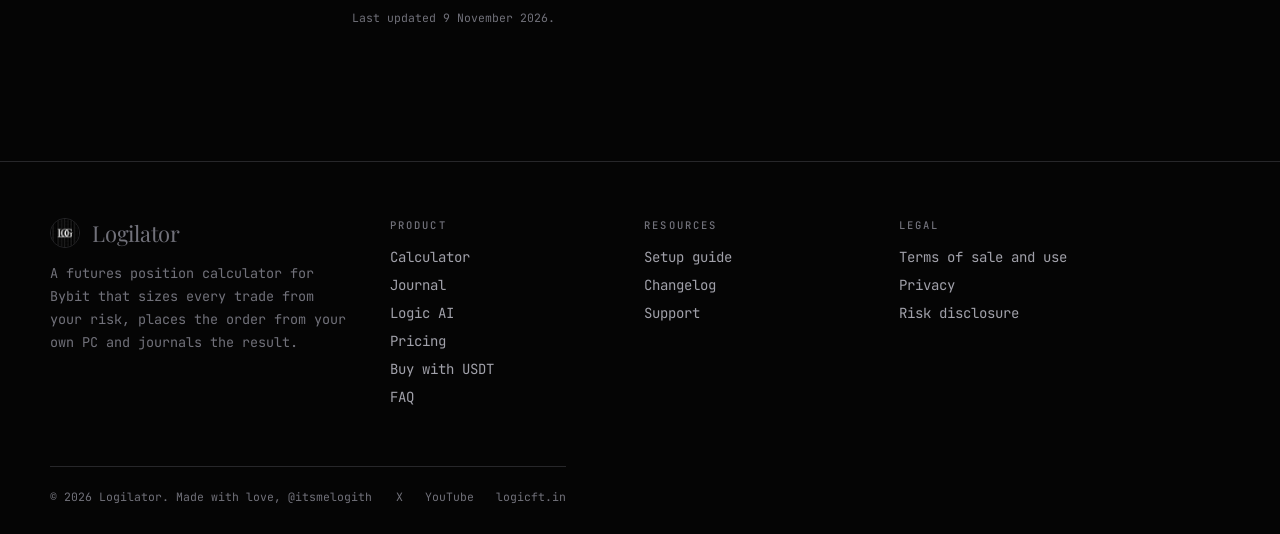
<file: site/privacy.html>
<!DOCTYPE html>
<html lang="en">
<head>
<meta charset="UTF-8">
<meta name="viewport" content="width=device-width, initial-scale=1">
<title>Privacy | Logilator</title>
<meta name="description" content="What this website and the Logilator app do, and do not do, with your information.">
<meta name="theme-color" content="#050505">
<meta property="og:type" content="website">
<meta property="og:site_name" content="Logilator">
<meta property="og:title" content="Privacy | Logilator">
<meta property="og:description" content="What this website and the Logilator app do, and do not do, with your information.">
<meta property="og:image" content="assets/og.png">
<meta name="twitter:card" content="summary_large_image">
<link rel="icon" type="image/png" href="assets/favicon.png">
<link rel="apple-touch-icon" href="assets/logo.png">
<link rel="preconnect" href="https://fonts.googleapis.com">
<link rel="preconnect" href="https://fonts.gstatic.com" crossorigin>
<link href="https://fonts.googleapis.com/css2?family=Playfair+Display:ital,wght@0,400;0,500;1,400&family=Inter:wght@300;400;500;600&family=JetBrains+Mono:wght@400;500;600&display=swap" rel="stylesheet">
<link rel="stylesheet" href="assets/site.css">
<script>document.documentElement.className='js'</script>
</head>
<body>
<a class="skip" href="#main">Skip to content</a>
<div class="glow" id="glow"></div>
<header class="bar">
  <div class="wrap">
    <a class="brand" href="index.html" aria-label="Logilator home"><img src="assets/logo.png" width="30" height="30" alt=""><b>Logilator</b><span class="ver" data-version>v15.5</span></a>
    <nav class="main" id="mainNav" aria-label="Main"><a href="index.html#calculator">Calculator</a><a href="index.html#journal">Journal</a><a href="index.html#logic-ai">Logic AI</a><a href="index.html#safeguards">Safeguards</a><a href="setup.html">Setup guide</a><a href="index.html#get">Pricing</a><a href="index.html#faq">FAQ</a></nav>
    <div class="right">
      <a class="btn solid" data-buy href="buy.html">Get Logilator</a>
      <button class="menu-btn" id="menuBtn" aria-label="Menu" aria-expanded="false" aria-controls="mainNav"><svg viewBox="0 0 24 24" fill="none" stroke="currentColor" stroke-width="2" stroke-linecap="round"><path d="M4 7h16M4 12h16M4 17h16"/></svg></button>
    </div>
  </div>
</header>
<main id="main">
<div class="pagehead"><div class="wrap"><span class="label">Legal</span><h1>Privacy</h1><p>What this website and the Logilator app do, and do not do, with your information.</p></div></div>
<div class="wrap doc">
  <aside class="toc" aria-label="On this page"><a href="#site">This website</a><a href="#app">The Logilator app</a><a href="#purchase">Buying</a><a href="#rights">Your choices</a></aside>
  <article class="prose">

<h2 id="site">This website</h2>
<p>This website has no accounts, no cookies and no analytics or advertising trackers. It loads fonts from Google Fonts, so your browser contacts Google when you visit, which means Google can see your IP address. The pages don't collect or store anything else about you.</p>
<h2 id="app">The Logilator app</h2>
<p>Logilator runs on your own computer, and we do not receive any data from it. There is no account, no telemetry and no usage tracking. The following stays on your computer:</p>
<ul>
<li>Your Bybit API key and secret, in the <code>.env</code> file.</li>
<li>Your trade journal (<code>journal.json</code>), including notes, tags and ratings.</li>
<li>A record of order attempts (<code>orders.log</code>, no secrets) and your display settings (stored in your browser).</li>
</ul>
<p>The app connects only to services you set up yourself:</p>
<ul>
<li><strong>Bybit</strong>, to read your balance and trades and to place the orders you confirm.</li>
<li><strong>OpenRouter</strong>, only if you add an OpenRouter key and use Logic AI. Your chat messages and any chart screenshots you paste are sent to OpenRouter and to the model provider you choose, under their own privacy policies. Your Bybit keys are never sent to them.</li>
<li><strong>Google Fonts</strong>, to load the interface font when you open the app in your browser.</li>
</ul>
<h2 id="purchase">Buying</h2>
<p>You pay by sending USDT to the wallet address on the payment page, and you contact us by email or on X. We receive the transaction ID, the amount, your sending wallet address (visible on the public blockchain), and the email address or X account you give us for delivery and support. Blockchain transactions are public and permanent, and we cannot remove them. We use this information only to confirm payment, deliver the software, give support and handle refunds, and we don't sell it. Your email provider and X process your messages under their own policies. This website does not process payments and does not store any of this itself.</p>
<h2 id="rights">Your choices</h2>
<p>Because Logilator keeps its data on your computer, you control it: delete <code>journal.json</code>, <code>orders.log</code> or the whole folder at any time. To ask about information you gave us when buying or asking for support, email logithslogic@gmail.com or message @itsmelogith on <a href="https://x.com/itsmelogith" target="_blank" rel="noopener">X</a>.</p>
<p class="updated">Last updated 9 November 2026.</p>

  </article>
</div>
<div style="height:120px"></div>
</main>
<footer class="big">
  <div class="wrap">
    <div class="cols4">
      <div>
        <a class="brand" href="index.html" aria-label="Logilator home"><img src="assets/logo.png" width="30" height="30" alt=""><b>Logilator</b></a>
        <p class="about">A futures position calculator for Bybit that sizes every trade from your risk, places the order from your own PC and journals the result.</p>
      </div>
      <div><h4>Product</h4><ul>
        <li><a href="index.html#calculator">Calculator</a></li><li><a href="index.html#journal">Journal</a></li><li><a href="index.html#logic-ai">Logic AI</a></li><li><a href="index.html#get">Pricing</a></li><li><a href="buy.html">Buy with USDT</a></li><li><a href="index.html#faq">FAQ</a></li></ul></div>
      <div><h4>Resources</h4><ul>
        <li><a href="setup.html">Setup guide</a></li><li><a href="changelog.html">Changelog</a></li><li><a href="support.html">Support</a></li></ul></div>
      <div><h4>Legal</h4><ul>
        <li><a href="terms.html">Terms of sale and use</a></li><li><a href="privacy.html">Privacy</a></li><li><a href="risk.html">Risk disclosure</a></li></ul></div>
    </div>
    <div class="legal">
      <span>&copy; 2026 Logilator. Made with love, @itsmelogith</span>
      <span style="display:flex;gap:22px"><a href="https://x.com/itsmelogith" target="_blank" rel="noopener">X</a><a href="https://youtube.com/@itsmelogith" target="_blank" rel="noopener">YouTube</a><a href="https://logicft.in" target="_blank" rel="noopener">logicft.in</a></span>
    </div>
  </div>
</footer>
<script src="assets/config.js"></script>
<script src="assets/site.js"></script>
</body>
</html>
</file>
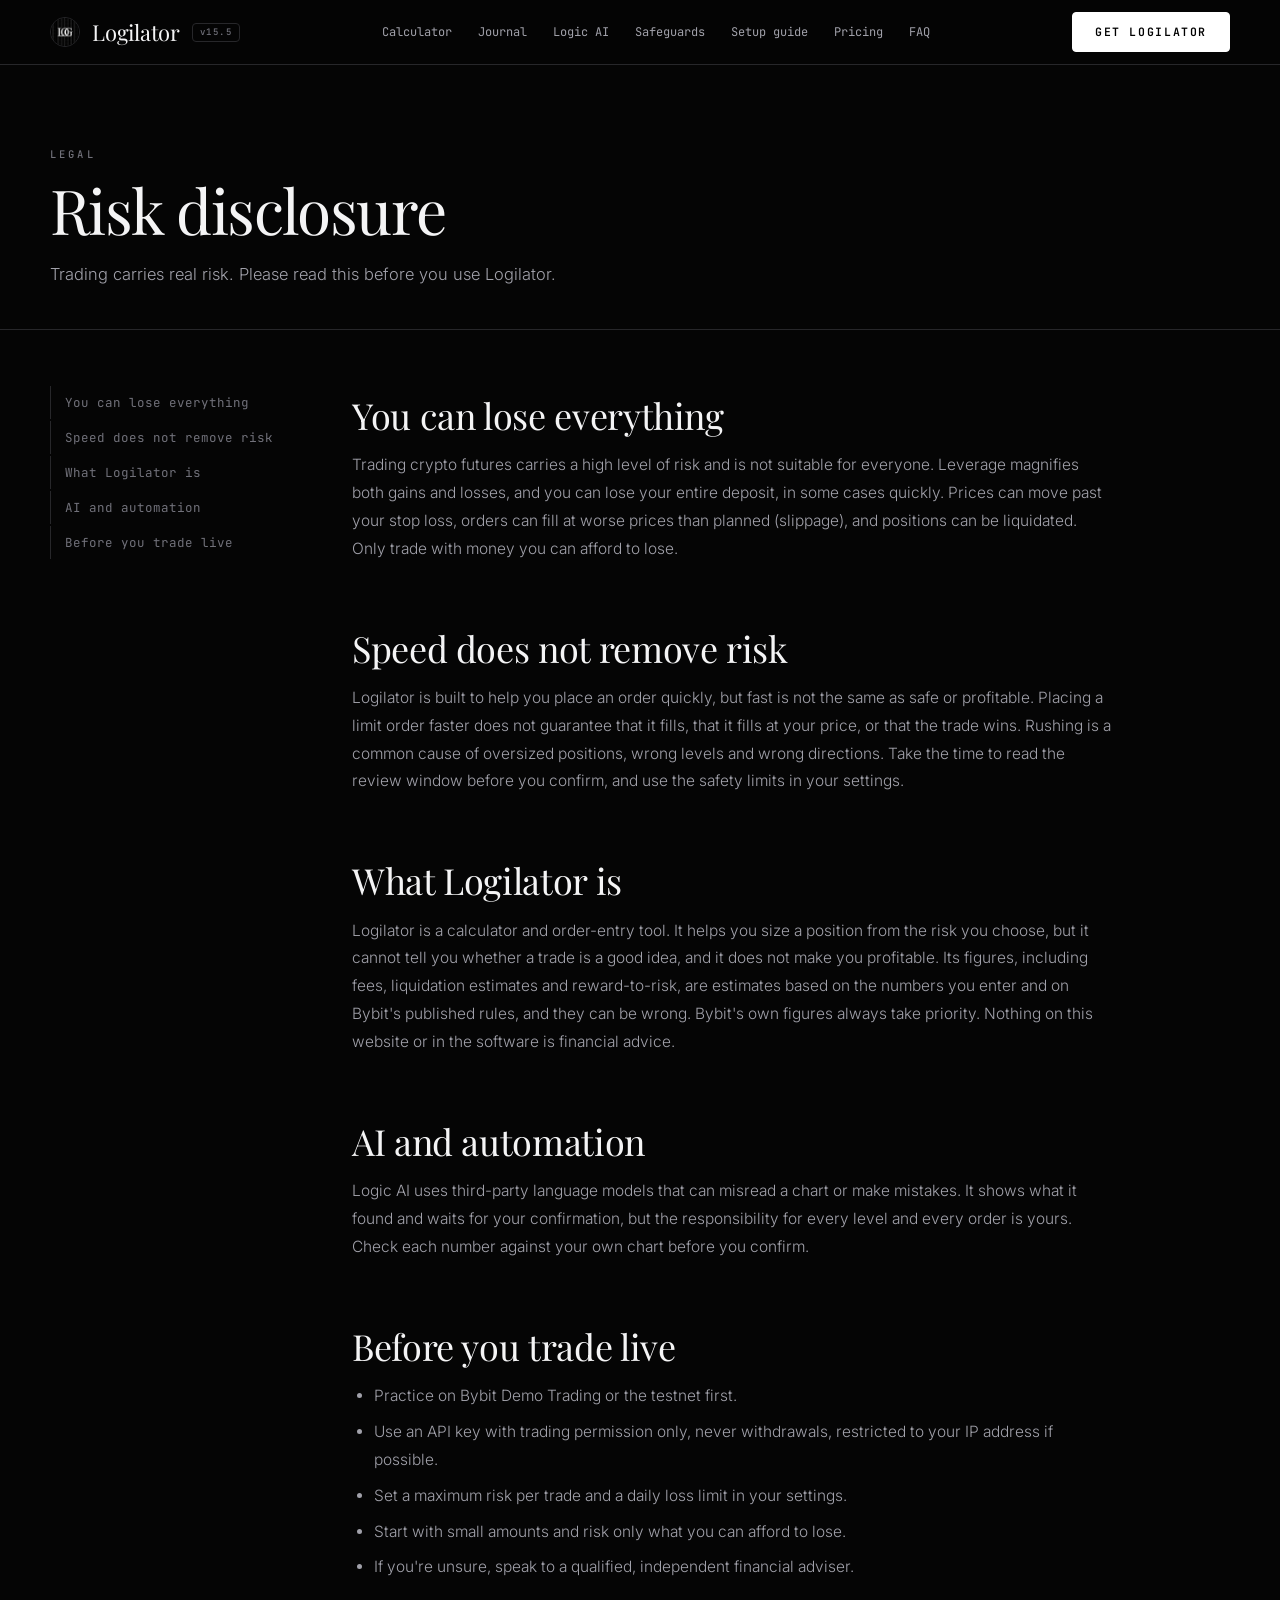
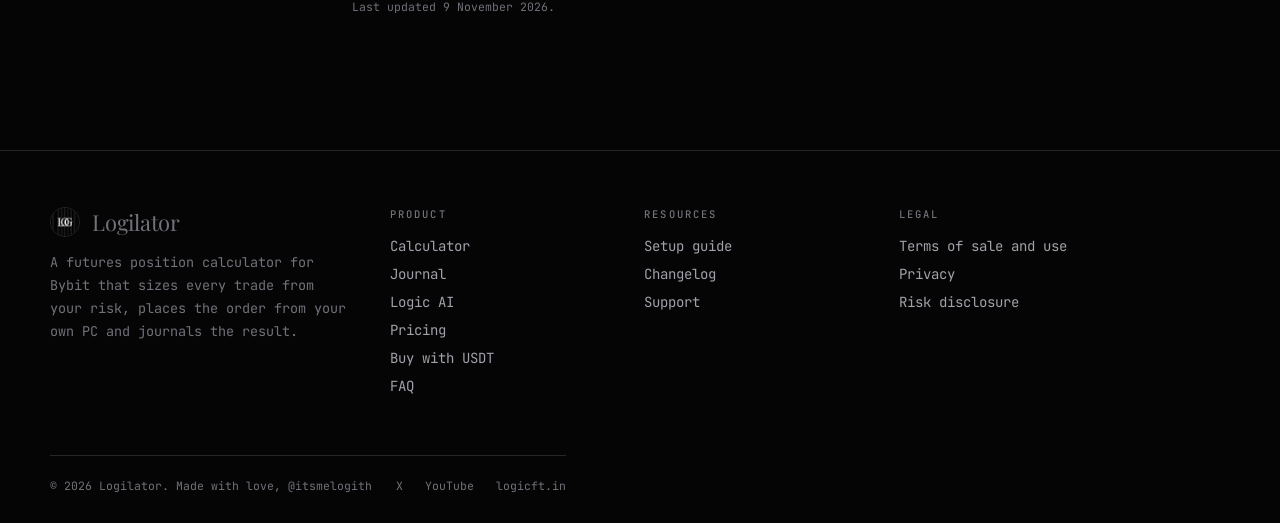
<file: site/risk.html>
<!DOCTYPE html>
<html lang="en">
<head>
<meta charset="UTF-8">
<meta name="viewport" content="width=device-width, initial-scale=1">
<title>Risk disclosure | Logilator</title>
<meta name="description" content="Trading carries real risk. Please read this before you use Logilator.">
<meta name="theme-color" content="#050505">
<meta property="og:type" content="website">
<meta property="og:site_name" content="Logilator">
<meta property="og:title" content="Risk disclosure | Logilator">
<meta property="og:description" content="Trading carries real risk. Please read this before you use Logilator.">
<meta property="og:image" content="assets/og.png">
<meta name="twitter:card" content="summary_large_image">
<link rel="icon" type="image/png" href="assets/favicon.png">
<link rel="apple-touch-icon" href="assets/logo.png">
<link rel="preconnect" href="https://fonts.googleapis.com">
<link rel="preconnect" href="https://fonts.gstatic.com" crossorigin>
<link href="https://fonts.googleapis.com/css2?family=Playfair+Display:ital,wght@0,400;0,500;1,400&family=Inter:wght@300;400;500;600&family=JetBrains+Mono:wght@400;500;600&display=swap" rel="stylesheet">
<link rel="stylesheet" href="assets/site.css">
<script>document.documentElement.className='js'</script>
</head>
<body>
<a class="skip" href="#main">Skip to content</a>
<div class="glow" id="glow"></div>
<header class="bar">
  <div class="wrap">
    <a class="brand" href="index.html" aria-label="Logilator home"><img src="assets/logo.png" width="30" height="30" alt=""><b>Logilator</b><span class="ver" data-version>v15.5</span></a>
    <nav class="main" id="mainNav" aria-label="Main"><a href="index.html#calculator">Calculator</a><a href="index.html#journal">Journal</a><a href="index.html#logic-ai">Logic AI</a><a href="index.html#safeguards">Safeguards</a><a href="setup.html">Setup guide</a><a href="index.html#get">Pricing</a><a href="index.html#faq">FAQ</a></nav>
    <div class="right">
      <a class="btn solid" data-buy href="buy.html">Get Logilator</a>
      <button class="menu-btn" id="menuBtn" aria-label="Menu" aria-expanded="false" aria-controls="mainNav"><svg viewBox="0 0 24 24" fill="none" stroke="currentColor" stroke-width="2" stroke-linecap="round"><path d="M4 7h16M4 12h16M4 17h16"/></svg></button>
    </div>
  </div>
</header>
<main id="main">
<div class="pagehead"><div class="wrap"><span class="label">Legal</span><h1>Risk disclosure</h1><p>Trading carries real risk. Please read this before you use Logilator.</p></div></div>
<div class="wrap doc">
  <aside class="toc" aria-label="On this page"><a href="#loss">You can lose everything</a><a href="#speed">Speed does not remove risk</a><a href="#tool">What Logilator is</a><a href="#ai">AI and automation</a><a href="#before">Before you trade live</a></aside>
  <article class="prose">

<h2 id="loss">You can lose everything</h2>
<p>Trading crypto futures carries a high level of risk and is not suitable for everyone. Leverage magnifies both gains and losses, and you can lose your entire deposit, in some cases quickly. Prices can move past your stop loss, orders can fill at worse prices than planned (slippage), and positions can be liquidated. Only trade with money you can afford to lose.</p>
<h2 id="speed">Speed does not remove risk</h2>
<p>Logilator is built to help you place an order quickly, but fast is not the same as safe or profitable. Placing a limit order faster does not guarantee that it fills, that it fills at your price, or that the trade wins. Rushing is a common cause of oversized positions, wrong levels and wrong directions. Take the time to read the review window before you confirm, and use the safety limits in your settings.</p>
<h2 id="tool">What Logilator is</h2>
<p>Logilator is a calculator and order-entry tool. It helps you size a position from the risk you choose, but it cannot tell you whether a trade is a good idea, and it does not make you profitable. Its figures, including fees, liquidation estimates and reward-to-risk, are estimates based on the numbers you enter and on Bybit's published rules, and they can be wrong. Bybit's own figures always take priority. Nothing on this website or in the software is financial advice.</p>
<h2 id="ai">AI and automation</h2>
<p>Logic AI uses third-party language models that can misread a chart or make mistakes. It shows what it found and waits for your confirmation, but the responsibility for every level and every order is yours. Check each number against your own chart before you confirm.</p>
<h2 id="before">Before you trade live</h2>
<ul>
<li>Practice on Bybit Demo Trading or the testnet first.</li>
<li>Use an API key with trading permission only, never withdrawals, restricted to your IP address if possible.</li>
<li>Set a maximum risk per trade and a daily loss limit in your settings.</li>
<li>Start with small amounts and risk only what you can afford to lose.</li>
<li>If you're unsure, speak to a qualified, independent financial adviser.</li>
</ul>
<p class="updated">Last updated 9 November 2026.</p>

  </article>
</div>
<div style="height:120px"></div>
</main>
<footer class="big">
  <div class="wrap">
    <div class="cols4">
      <div>
        <a class="brand" href="index.html" aria-label="Logilator home"><img src="assets/logo.png" width="30" height="30" alt=""><b>Logilator</b></a>
        <p class="about">A futures position calculator for Bybit that sizes every trade from your risk, places the order from your own PC and journals the result.</p>
      </div>
      <div><h4>Product</h4><ul>
        <li><a href="index.html#calculator">Calculator</a></li><li><a href="index.html#journal">Journal</a></li><li><a href="index.html#logic-ai">Logic AI</a></li><li><a href="index.html#get">Pricing</a></li><li><a href="buy.html">Buy with USDT</a></li><li><a href="index.html#faq">FAQ</a></li></ul></div>
      <div><h4>Resources</h4><ul>
        <li><a href="setup.html">Setup guide</a></li><li><a href="changelog.html">Changelog</a></li><li><a href="support.html">Support</a></li></ul></div>
      <div><h4>Legal</h4><ul>
        <li><a href="terms.html">Terms of sale and use</a></li><li><a href="privacy.html">Privacy</a></li><li><a href="risk.html">Risk disclosure</a></li></ul></div>
    </div>
    <div class="legal">
      <span>&copy; 2026 Logilator. Made with love, @itsmelogith</span>
      <span style="display:flex;gap:22px"><a href="https://x.com/itsmelogith" target="_blank" rel="noopener">X</a><a href="https://youtube.com/@itsmelogith" target="_blank" rel="noopener">YouTube</a><a href="https://logicft.in" target="_blank" rel="noopener">logicft.in</a></span>
    </div>
  </div>
</footer>
<script src="assets/config.js"></script>
<script src="assets/site.js"></script>
</body>
</html>
</file>
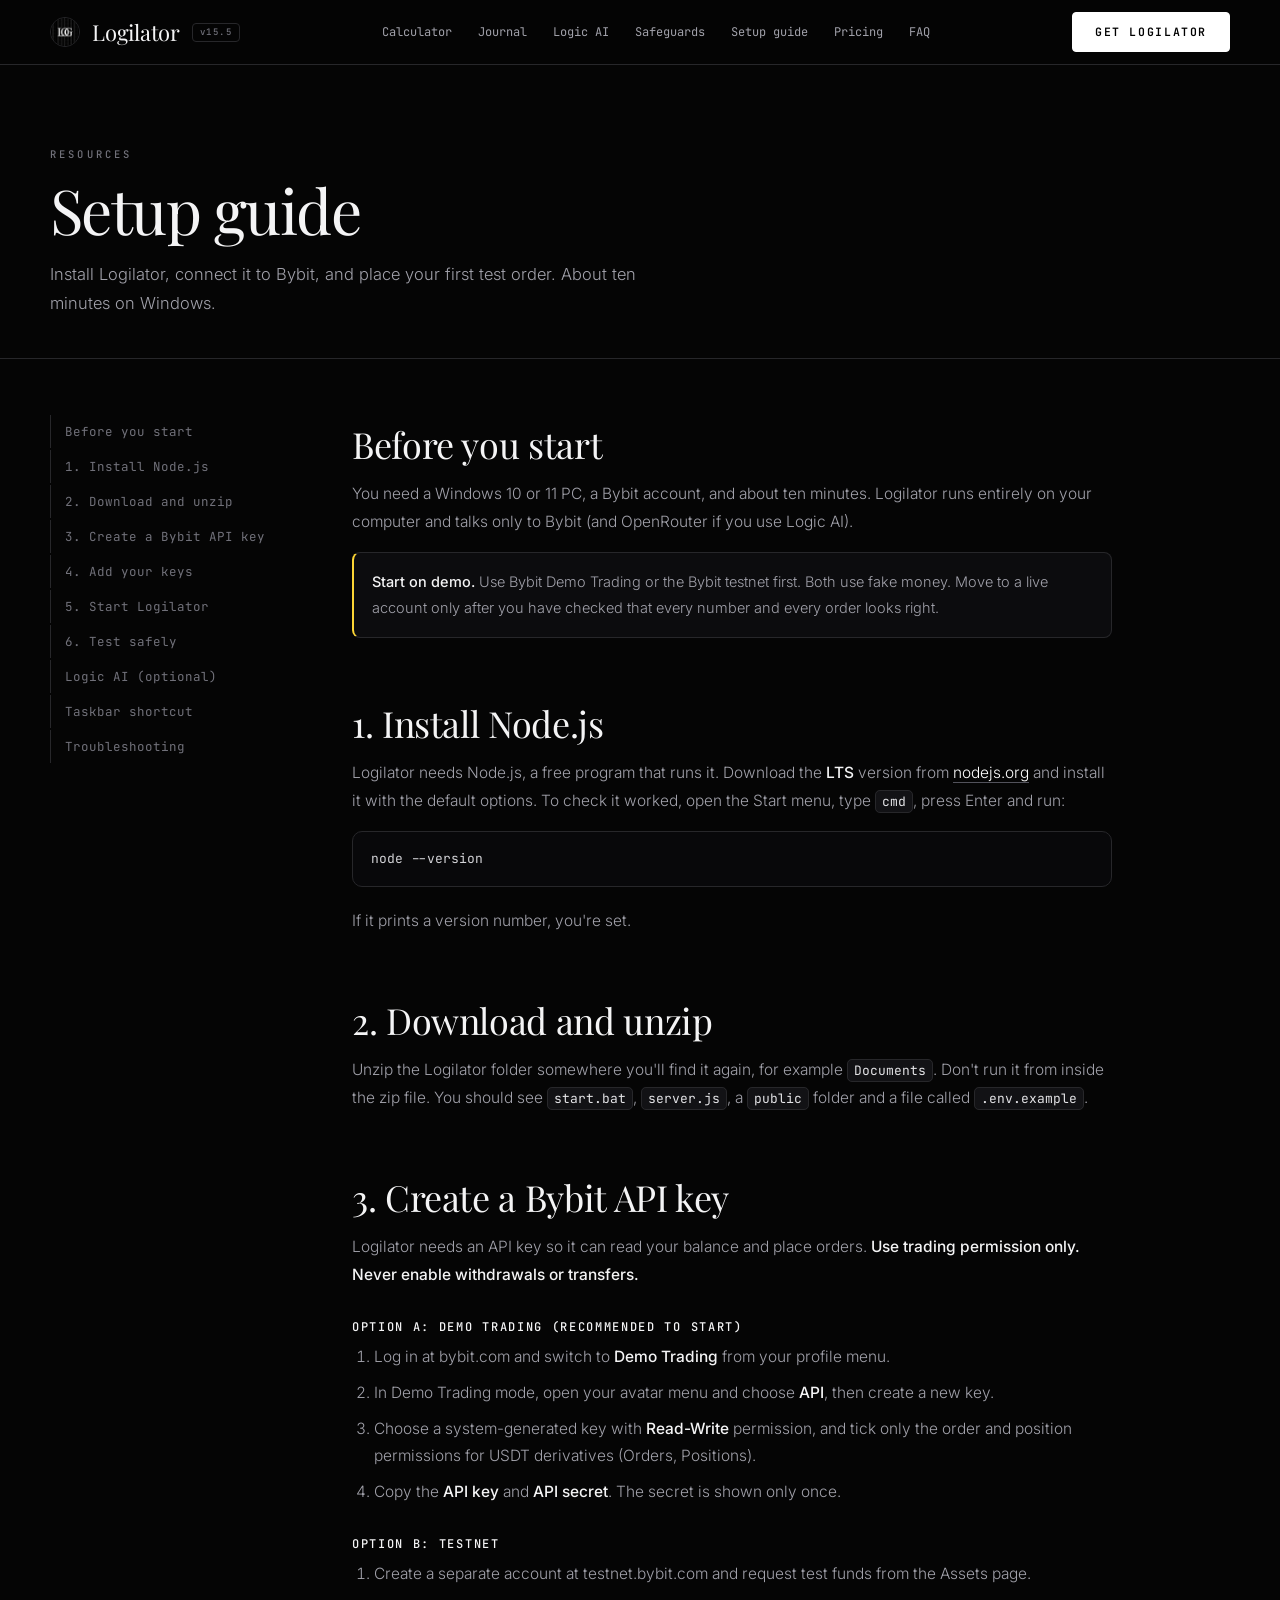
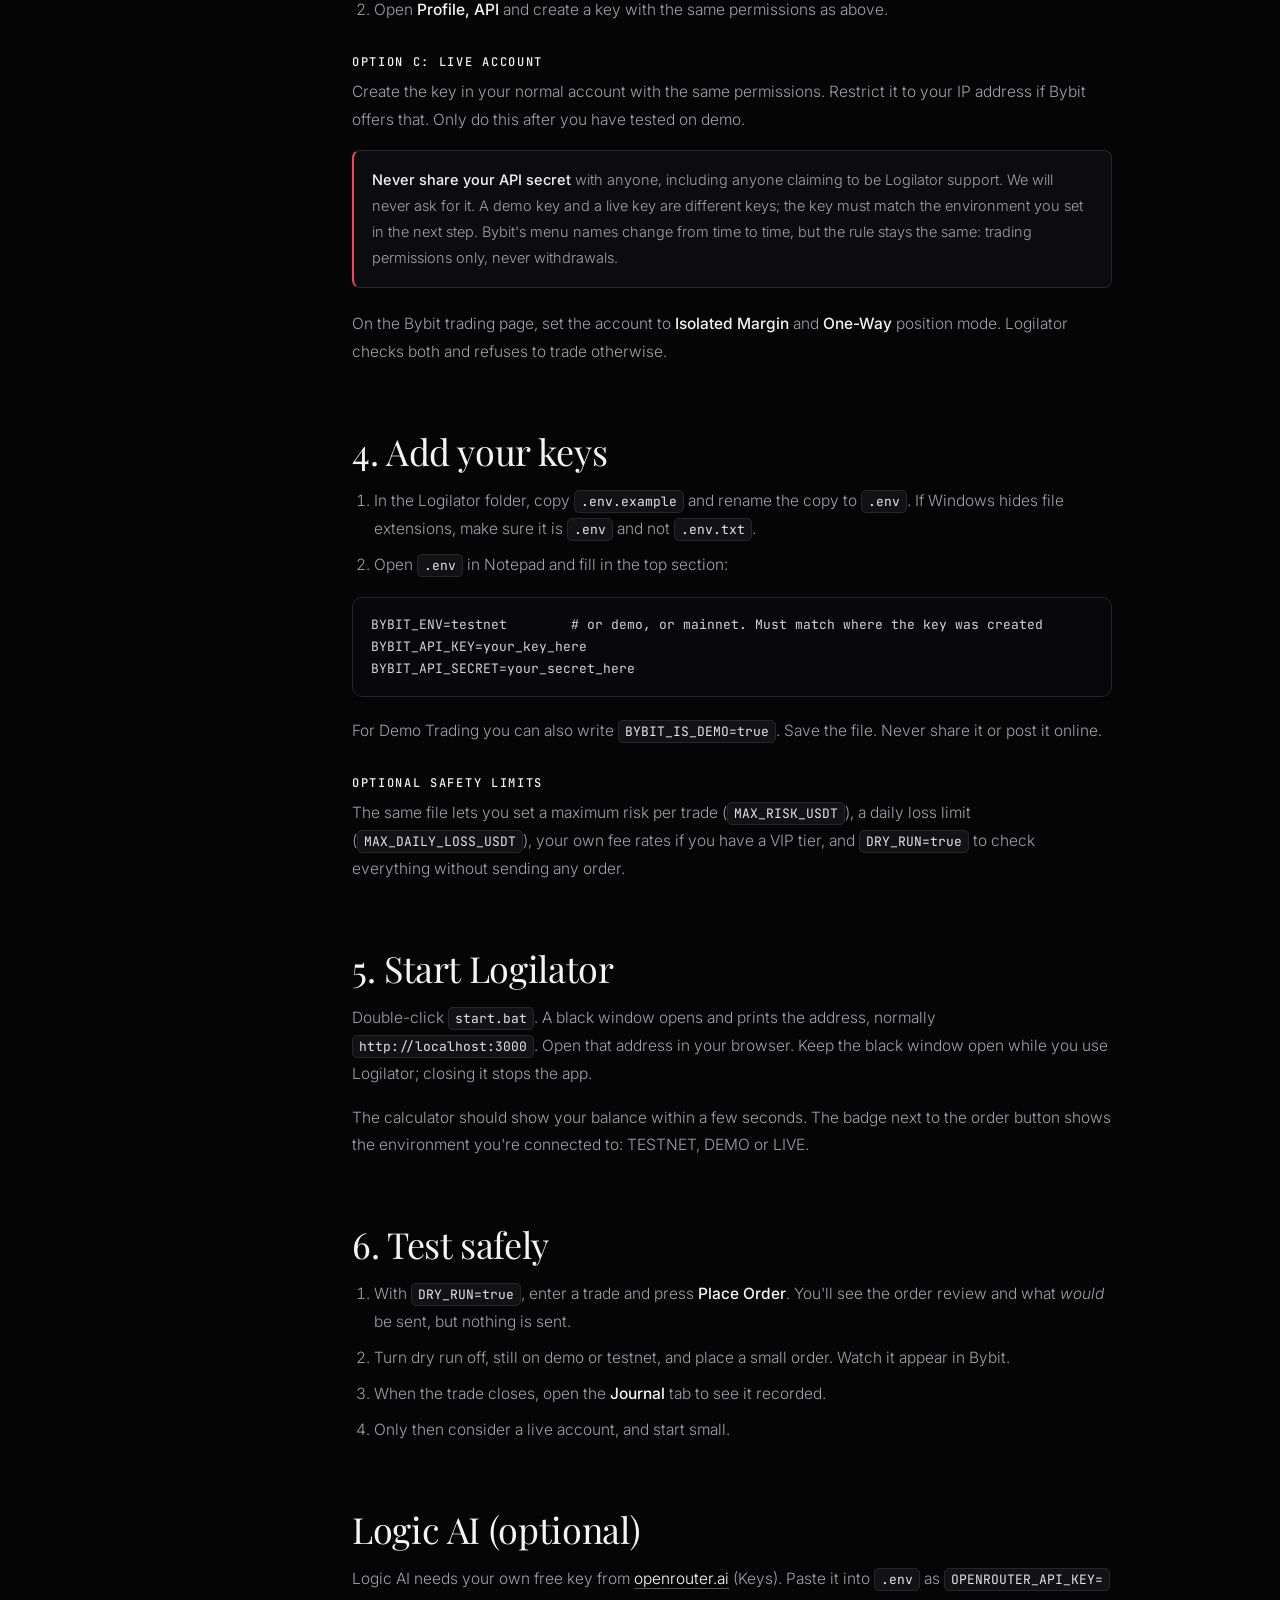
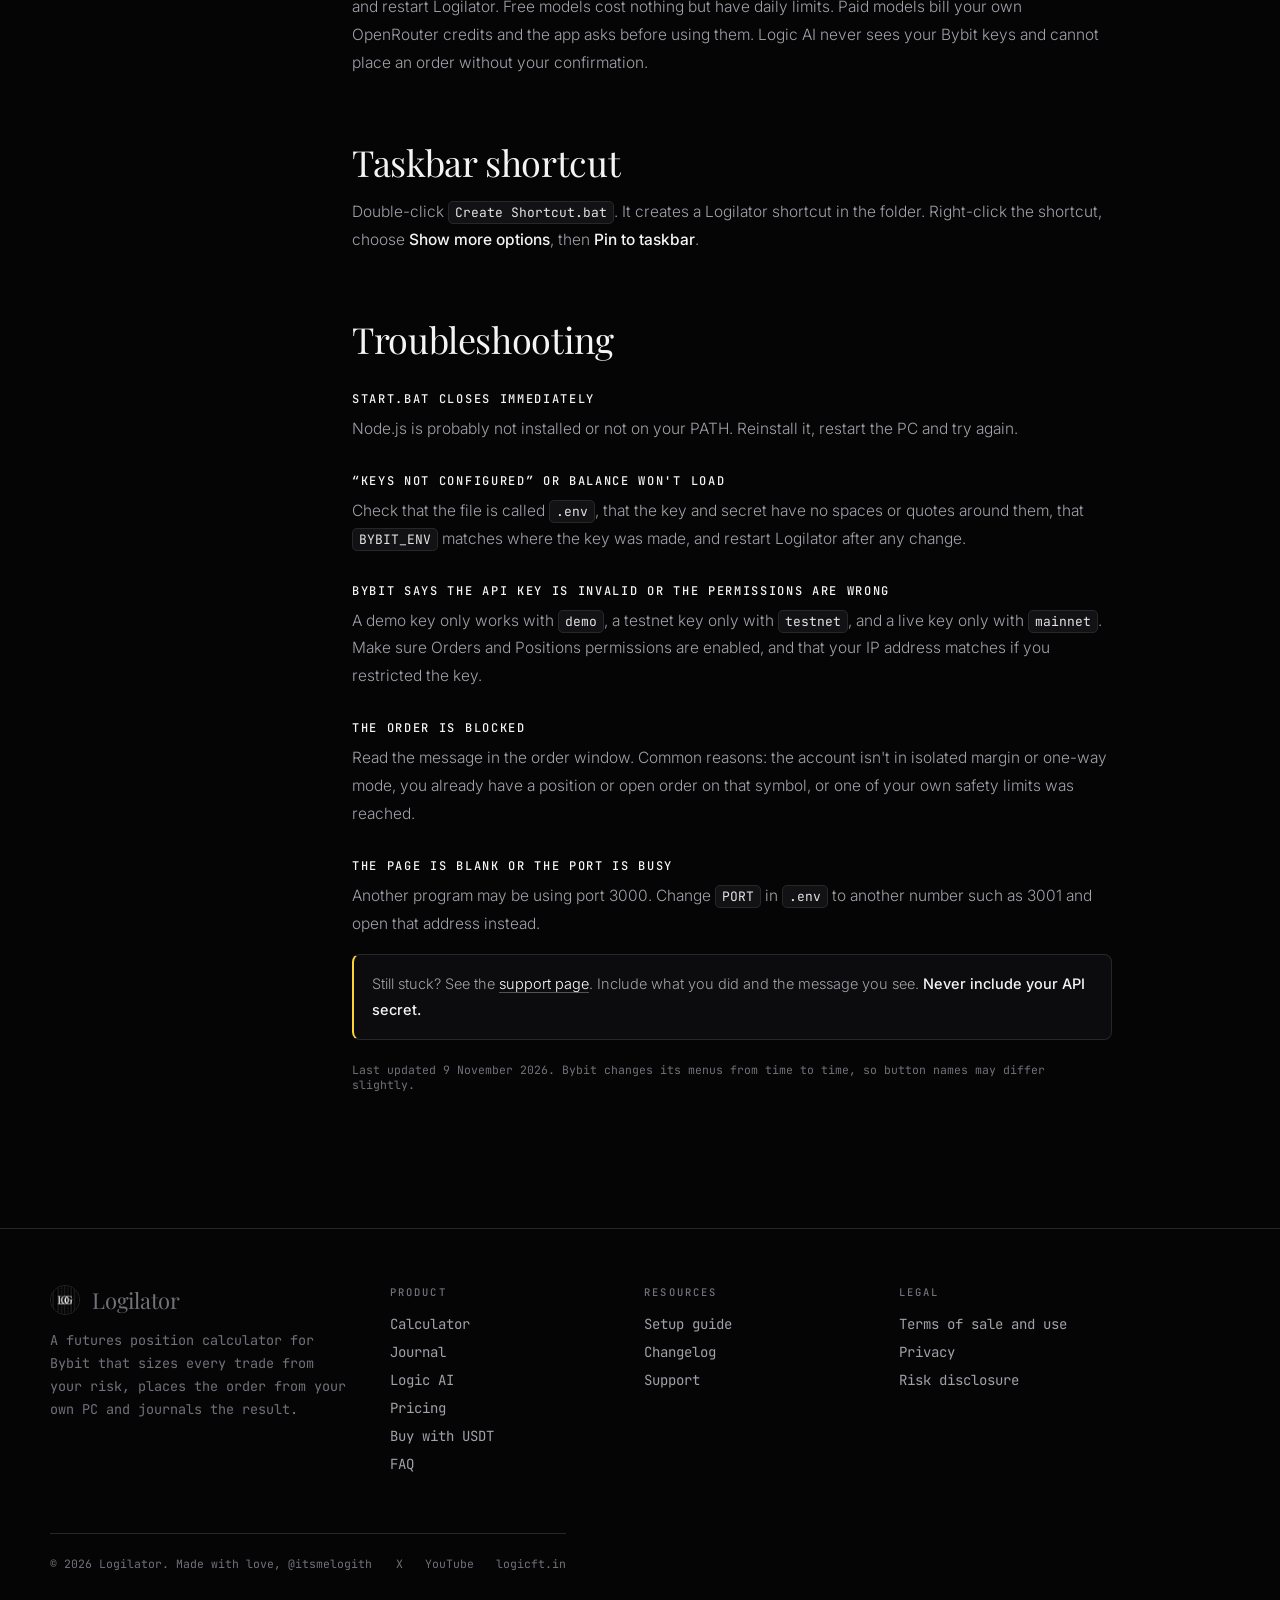
<file: site/setup.html>
<!DOCTYPE html>
<html lang="en">
<head>
<meta charset="UTF-8">
<meta name="viewport" content="width=device-width, initial-scale=1">
<title>Setup guide | Logilator</title>
<meta name="description" content="Install Logilator, connect it to Bybit, and place your first test order. About ten minutes on Windows.">
<meta name="theme-color" content="#050505">
<meta property="og:type" content="website">
<meta property="og:site_name" content="Logilator">
<meta property="og:title" content="Setup guide | Logilator">
<meta property="og:description" content="Install Logilator, connect it to Bybit, and place your first test order. About ten minutes on Windows.">
<meta property="og:image" content="assets/og.png">
<meta name="twitter:card" content="summary_large_image">
<link rel="icon" type="image/png" href="assets/favicon.png">
<link rel="apple-touch-icon" href="assets/logo.png">
<link rel="preconnect" href="https://fonts.googleapis.com">
<link rel="preconnect" href="https://fonts.gstatic.com" crossorigin>
<link href="https://fonts.googleapis.com/css2?family=Playfair+Display:ital,wght@0,400;0,500;1,400&family=Inter:wght@300;400;500;600&family=JetBrains+Mono:wght@400;500;600&display=swap" rel="stylesheet">
<link rel="stylesheet" href="assets/site.css">
<script>document.documentElement.className='js'</script>
</head>
<body>
<a class="skip" href="#main">Skip to content</a>
<div class="glow" id="glow"></div>
<header class="bar">
  <div class="wrap">
    <a class="brand" href="index.html" aria-label="Logilator home"><img src="assets/logo.png" width="30" height="30" alt=""><b>Logilator</b><span class="ver" data-version>v15.5</span></a>
    <nav class="main" id="mainNav" aria-label="Main"><a href="index.html#calculator">Calculator</a><a href="index.html#journal">Journal</a><a href="index.html#logic-ai">Logic AI</a><a href="index.html#safeguards">Safeguards</a><a href="setup.html">Setup guide</a><a href="index.html#get">Pricing</a><a href="index.html#faq">FAQ</a></nav>
    <div class="right">
      <a class="btn solid" data-buy href="buy.html">Get Logilator</a>
      <button class="menu-btn" id="menuBtn" aria-label="Menu" aria-expanded="false" aria-controls="mainNav"><svg viewBox="0 0 24 24" fill="none" stroke="currentColor" stroke-width="2" stroke-linecap="round"><path d="M4 7h16M4 12h16M4 17h16"/></svg></button>
    </div>
  </div>
</header>
<main id="main">
<div class="pagehead"><div class="wrap"><span class="label">Resources</span><h1>Setup guide</h1><p>Install Logilator, connect it to Bybit, and place your first test order. About ten minutes on Windows.</p></div></div>
<div class="wrap doc">
  <aside class="toc" aria-label="On this page"><a href="#before">Before you start</a><a href="#node">1. Install Node.js</a><a href="#download">2. Download and unzip</a><a href="#api-key">3. Create a Bybit API key</a><a href="#env">4. Add your keys</a><a href="#start">5. Start Logilator</a><a href="#test">6. Test safely</a><a href="#ai">Logic AI (optional)</a><a href="#shortcut">Taskbar shortcut</a><a href="#fix">Troubleshooting</a></aside>
  <article class="prose">

<h2 id="before">Before you start</h2>
<p>You need a Windows 10 or 11 PC, a Bybit account, and about ten minutes. Logilator runs entirely on your computer and talks only to Bybit (and OpenRouter if you use Logic AI).</p>
<div class="callout"><b>Start on demo.</b> Use Bybit Demo Trading or the Bybit testnet first. Both use fake money. Move to a live account only after you have checked that every number and every order looks right.</div>

<h2 id="node">1. Install Node.js</h2>
<p>Logilator needs Node.js, a free program that runs it. Download the <strong>LTS</strong> version from <a href="https://nodejs.org" target="_blank" rel="noopener">nodejs.org</a> and install it with the default options. To check it worked, open the Start menu, type <code>cmd</code>, press Enter and run:</p>
<pre>node --version</pre>
<p>If it prints a version number, you're set.</p>

<h2 id="download">2. Download and unzip</h2>
<p>Unzip the Logilator folder somewhere you'll find it again, for example <code>Documents</code>. Don't run it from inside the zip file. You should see <code>start.bat</code>, <code>server.js</code>, a <code>public</code> folder and a file called <code>.env.example</code>.</p>

<h2 id="api-key">3. Create a Bybit API key</h2>
<p>Logilator needs an API key so it can read your balance and place orders. <strong>Use trading permission only. Never enable withdrawals or transfers.</strong></p>
<h3>Option A: Demo Trading (recommended to start)</h3>
<ol>
<li>Log in at bybit.com and switch to <strong>Demo Trading</strong> from your profile menu.</li>
<li>In Demo Trading mode, open your avatar menu and choose <strong>API</strong>, then create a new key.</li>
<li>Choose a system-generated key with <strong>Read-Write</strong> permission, and tick only the order and position permissions for USDT derivatives (Orders, Positions).</li>
<li>Copy the <strong>API key</strong> and <strong>API secret</strong>. The secret is shown only once.</li>
</ol>
<h3>Option B: Testnet</h3>
<ol>
<li>Create a separate account at testnet.bybit.com and request test funds from the Assets page.</li>
<li>Open <strong>Profile, API</strong> and create a key with the same permissions as above.</li>
</ol>
<h3>Option C: Live account</h3>
<p>Create the key in your normal account with the same permissions. Restrict it to your IP address if Bybit offers that. Only do this after you have tested on demo.</p>
<div class="callout warn"><b>Never share your API secret</b> with anyone, including anyone claiming to be Logilator support. We will never ask for it. A demo key and a live key are different keys; the key must match the environment you set in the next step. Bybit's menu names change from time to time, but the rule stays the same: trading permissions only, never withdrawals.</div>
<p>On the Bybit trading page, set the account to <strong>Isolated Margin</strong> and <strong>One-Way</strong> position mode. Logilator checks both and refuses to trade otherwise.</p>

<h2 id="env">4. Add your keys</h2>
<ol>
<li>In the Logilator folder, copy <code>.env.example</code> and rename the copy to <code>.env</code>. If Windows hides file extensions, make sure it is <code>.env</code> and not <code>.env.txt</code>.</li>
<li>Open <code>.env</code> in Notepad and fill in the top section:</li>
</ol>
<pre>BYBIT_ENV=testnet        # or demo, or mainnet. Must match where the key was created
BYBIT_API_KEY=your_key_here
BYBIT_API_SECRET=your_secret_here</pre>
<p>For Demo Trading you can also write <code>BYBIT_IS_DEMO=true</code>. Save the file. Never share it or post it online.</p>
<h3>Optional safety limits</h3>
<p>The same file lets you set a maximum risk per trade (<code>MAX_RISK_USDT</code>), a daily loss limit (<code>MAX_DAILY_LOSS_USDT</code>), your own fee rates if you have a VIP tier, and <code>DRY_RUN=true</code> to check everything without sending any order.</p>

<h2 id="start">5. Start Logilator</h2>
<p>Double-click <code>start.bat</code>. A black window opens and prints the address, normally <code>http://localhost:3000</code>. Open that address in your browser. Keep the black window open while you use Logilator; closing it stops the app.</p>
<p>The calculator should show your balance within a few seconds. The badge next to the order button shows the environment you're connected to: TESTNET, DEMO or LIVE.</p>

<h2 id="test">6. Test safely</h2>
<ol>
<li>With <code>DRY_RUN=true</code>, enter a trade and press <strong>Place Order</strong>. You'll see the order review and what <em>would</em> be sent, but nothing is sent.</li>
<li>Turn dry run off, still on demo or testnet, and place a small order. Watch it appear in Bybit.</li>
<li>When the trade closes, open the <strong>Journal</strong> tab to see it recorded.</li>
<li>Only then consider a live account, and start small.</li>
</ol>

<h2 id="ai">Logic AI (optional)</h2>
<p>Logic AI needs your own free key from <a href="https://openrouter.ai" target="_blank" rel="noopener">openrouter.ai</a> (Keys). Paste it into <code>.env</code> as <code>OPENROUTER_API_KEY=</code> and restart Logilator. Free models cost nothing but have daily limits. Paid models bill your own OpenRouter credits and the app asks before using them. Logic AI never sees your Bybit keys and cannot place an order without your confirmation.</p>

<h2 id="shortcut">Taskbar shortcut</h2>
<p>Double-click <code>Create Shortcut.bat</code>. It creates a Logilator shortcut in the folder. Right-click the shortcut, choose <strong>Show more options</strong>, then <strong>Pin to taskbar</strong>.</p>

<h2 id="fix">Troubleshooting</h2>
<h3>start.bat closes immediately</h3>
<p>Node.js is probably not installed or not on your PATH. Reinstall it, restart the PC and try again.</p>
<h3>&ldquo;Keys not configured&rdquo; or balance won't load</h3>
<p>Check that the file is called <code>.env</code>, that the key and secret have no spaces or quotes around them, that <code>BYBIT_ENV</code> matches where the key was made, and restart Logilator after any change.</p>
<h3>Bybit says the API key is invalid or the permissions are wrong</h3>
<p>A demo key only works with <code>demo</code>, a testnet key only with <code>testnet</code>, and a live key only with <code>mainnet</code>. Make sure Orders and Positions permissions are enabled, and that your IP address matches if you restricted the key.</p>
<h3>The order is blocked</h3>
<p>Read the message in the order window. Common reasons: the account isn't in isolated margin or one-way mode, you already have a position or open order on that symbol, or one of your own safety limits was reached.</p>
<h3>The page is blank or the port is busy</h3>
<p>Another program may be using port 3000. Change <code>PORT</code> in <code>.env</code> to another number such as 3001 and open that address instead.</p>
<div class="callout">Still stuck? See the <a href="support.html">support page</a>. Include what you did and the message you see. <strong>Never include your API secret.</strong></div>
<p class="updated">Last updated 9 November 2026. Bybit changes its menus from time to time, so button names may differ slightly.</p>

  </article>
</div>
<div style="height:120px"></div>
</main>
<footer class="big">
  <div class="wrap">
    <div class="cols4">
      <div>
        <a class="brand" href="index.html" aria-label="Logilator home"><img src="assets/logo.png" width="30" height="30" alt=""><b>Logilator</b></a>
        <p class="about">A futures position calculator for Bybit that sizes every trade from your risk, places the order from your own PC and journals the result.</p>
      </div>
      <div><h4>Product</h4><ul>
        <li><a href="index.html#calculator">Calculator</a></li><li><a href="index.html#journal">Journal</a></li><li><a href="index.html#logic-ai">Logic AI</a></li><li><a href="index.html#get">Pricing</a></li><li><a href="buy.html">Buy with USDT</a></li><li><a href="index.html#faq">FAQ</a></li></ul></div>
      <div><h4>Resources</h4><ul>
        <li><a href="setup.html">Setup guide</a></li><li><a href="changelog.html">Changelog</a></li><li><a href="support.html">Support</a></li></ul></div>
      <div><h4>Legal</h4><ul>
        <li><a href="terms.html">Terms of sale and use</a></li><li><a href="privacy.html">Privacy</a></li><li><a href="risk.html">Risk disclosure</a></li></ul></div>
    </div>
    <div class="legal">
      <span>&copy; 2026 Logilator. Made with love, @itsmelogith</span>
      <span style="display:flex;gap:22px"><a href="https://x.com/itsmelogith" target="_blank" rel="noopener">X</a><a href="https://youtube.com/@itsmelogith" target="_blank" rel="noopener">YouTube</a><a href="https://logicft.in" target="_blank" rel="noopener">logicft.in</a></span>
    </div>
  </div>
</footer>
<script src="assets/config.js"></script>
<script src="assets/site.js"></script>
</body>
</html>
</file>
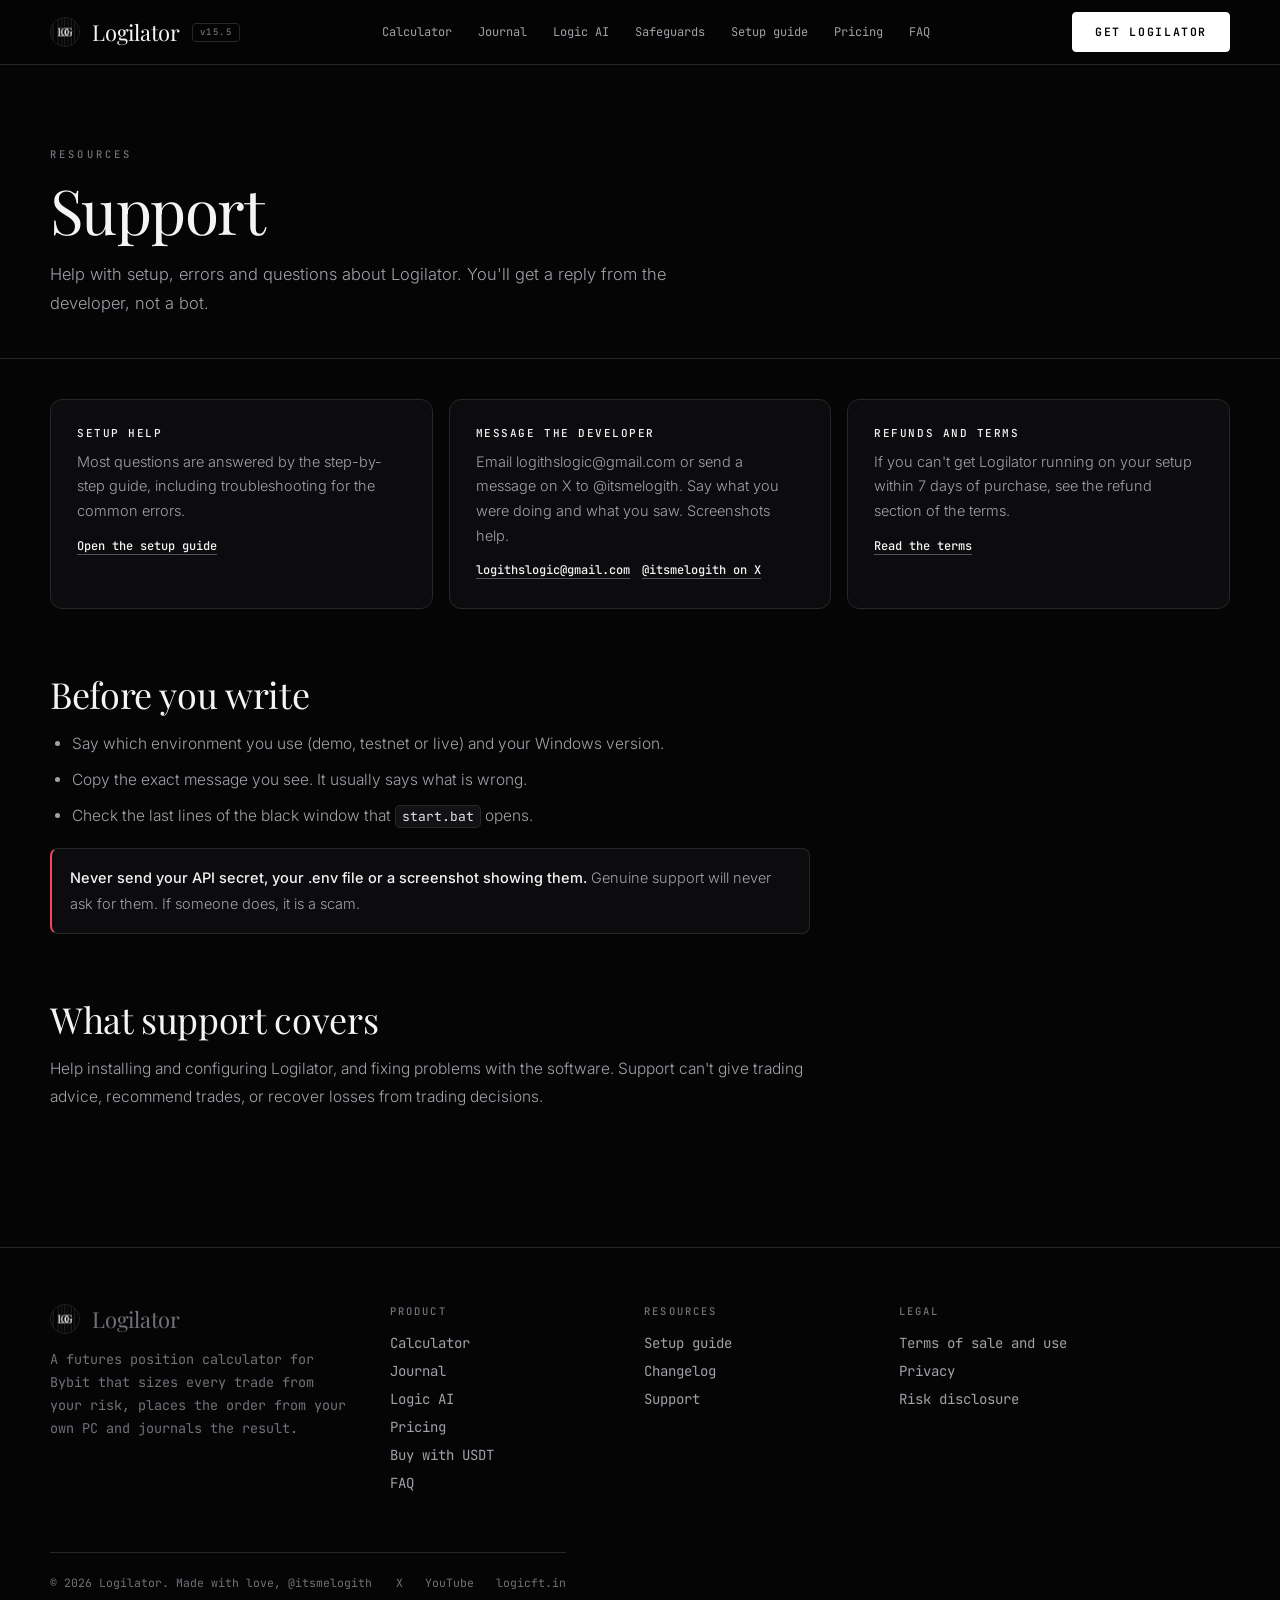
<file: site/support.html>
<!DOCTYPE html>
<html lang="en">
<head>
<meta charset="UTF-8">
<meta name="viewport" content="width=device-width, initial-scale=1">
<title>Support | Logilator</title>
<meta name="description" content="Get help with Logilator setup and errors.">
<meta name="theme-color" content="#050505">
<meta property="og:type" content="website">
<meta property="og:site_name" content="Logilator">
<meta property="og:title" content="Support | Logilator">
<meta property="og:description" content="Get help with Logilator setup and errors.">
<meta property="og:image" content="assets/og.png">
<meta name="twitter:card" content="summary_large_image">
<link rel="icon" type="image/png" href="assets/favicon.png">
<link rel="apple-touch-icon" href="assets/logo.png">
<link rel="preconnect" href="https://fonts.googleapis.com">
<link rel="preconnect" href="https://fonts.gstatic.com" crossorigin>
<link href="https://fonts.googleapis.com/css2?family=Playfair+Display:ital,wght@0,400;0,500;1,400&family=Inter:wght@300;400;500;600&family=JetBrains+Mono:wght@400;500;600&display=swap" rel="stylesheet">
<link rel="stylesheet" href="assets/site.css">
<script>document.documentElement.className='js'</script>
</head>
<body>
<a class="skip" href="#main">Skip to content</a>
<div class="glow" id="glow"></div>
<header class="bar">
  <div class="wrap">
    <a class="brand" href="index.html" aria-label="Logilator home"><img src="assets/logo.png" width="30" height="30" alt=""><b>Logilator</b><span class="ver" data-version>v15.5</span></a>
    <nav class="main" id="mainNav" aria-label="Main"><a href="index.html#calculator">Calculator</a><a href="index.html#journal">Journal</a><a href="index.html#logic-ai">Logic AI</a><a href="index.html#safeguards">Safeguards</a><a href="setup.html">Setup guide</a><a href="index.html#get">Pricing</a><a href="index.html#faq">FAQ</a></nav>
    <div class="right">
      <a class="btn solid" data-buy href="buy.html">Get Logilator</a>
      <button class="menu-btn" id="menuBtn" aria-label="Menu" aria-expanded="false" aria-controls="mainNav"><svg viewBox="0 0 24 24" fill="none" stroke="currentColor" stroke-width="2" stroke-linecap="round"><path d="M4 7h16M4 12h16M4 17h16"/></svg></button>
    </div>
  </div>
</header>
<main id="main">
<div class="pagehead"><div class="wrap"><span class="label">Resources</span><h1>Support</h1><p>Help with setup, errors and questions about Logilator. You'll get a reply from the developer, not a bot.</p></div></div>
<div class="wrap">
  <div class="cards3">
    <div class="card"><b>Setup help</b><p>Most questions are answered by the step-by-step guide, including troubleshooting for the common errors.</p><a href="setup.html">Open the setup guide</a></div>
    <div class="card"><b>Message the developer</b><p>Email logithslogic@gmail.com or send a message on X to @itsmelogith. Say what you were doing and what you saw. Screenshots help.</p><a href="mailto:logithslogic@gmail.com">logithslogic@gmail.com</a> &nbsp; <a href="https://x.com/itsmelogith" target="_blank" rel="noopener">@itsmelogith on X</a></div>
    <div class="card"><b>Refunds and terms</b><p>If you can't get Logilator running on your setup within 7 days of purchase, see the refund section of the terms.</p><a href="terms.html#refunds">Read the terms</a></div>
  </div>
  <div class="prose" style="margin-top:56px">
    <h2>Before you write</h2>
    <ul>
      <li>Say which environment you use (demo, testnet or live) and your Windows version.</li>
      <li>Copy the exact message you see. It usually says what is wrong.</li>
      <li>Check the last lines of the black window that <code>start.bat</code> opens.</li>
    </ul>
    <div class="callout warn"><b>Never send your API secret, your .env file or a screenshot showing them.</b> Genuine support will never ask for them. If someone does, it is a scam.</div>
    <h2>What support covers</h2>
    <p>Help installing and configuring Logilator, and fixing problems with the software. Support can't give trading advice, recommend trades, or recover losses from trading decisions.</p>
  </div>
</div><div style="height:120px"></div>
</main>
<footer class="big">
  <div class="wrap">
    <div class="cols4">
      <div>
        <a class="brand" href="index.html" aria-label="Logilator home"><img src="assets/logo.png" width="30" height="30" alt=""><b>Logilator</b></a>
        <p class="about">A futures position calculator for Bybit that sizes every trade from your risk, places the order from your own PC and journals the result.</p>
      </div>
      <div><h4>Product</h4><ul>
        <li><a href="index.html#calculator">Calculator</a></li><li><a href="index.html#journal">Journal</a></li><li><a href="index.html#logic-ai">Logic AI</a></li><li><a href="index.html#get">Pricing</a></li><li><a href="buy.html">Buy with USDT</a></li><li><a href="index.html#faq">FAQ</a></li></ul></div>
      <div><h4>Resources</h4><ul>
        <li><a href="setup.html">Setup guide</a></li><li><a href="changelog.html">Changelog</a></li><li><a href="support.html">Support</a></li></ul></div>
      <div><h4>Legal</h4><ul>
        <li><a href="terms.html">Terms of sale and use</a></li><li><a href="privacy.html">Privacy</a></li><li><a href="risk.html">Risk disclosure</a></li></ul></div>
    </div>
    <div class="legal">
      <span>&copy; 2026 Logilator. Made with love, @itsmelogith</span>
      <span style="display:flex;gap:22px"><a href="https://x.com/itsmelogith" target="_blank" rel="noopener">X</a><a href="https://youtube.com/@itsmelogith" target="_blank" rel="noopener">YouTube</a><a href="https://logicft.in" target="_blank" rel="noopener">logicft.in</a></span>
    </div>
  </div>
</footer>
<script src="assets/config.js"></script>
<script src="assets/site.js"></script>
</body>
</html>
</file>
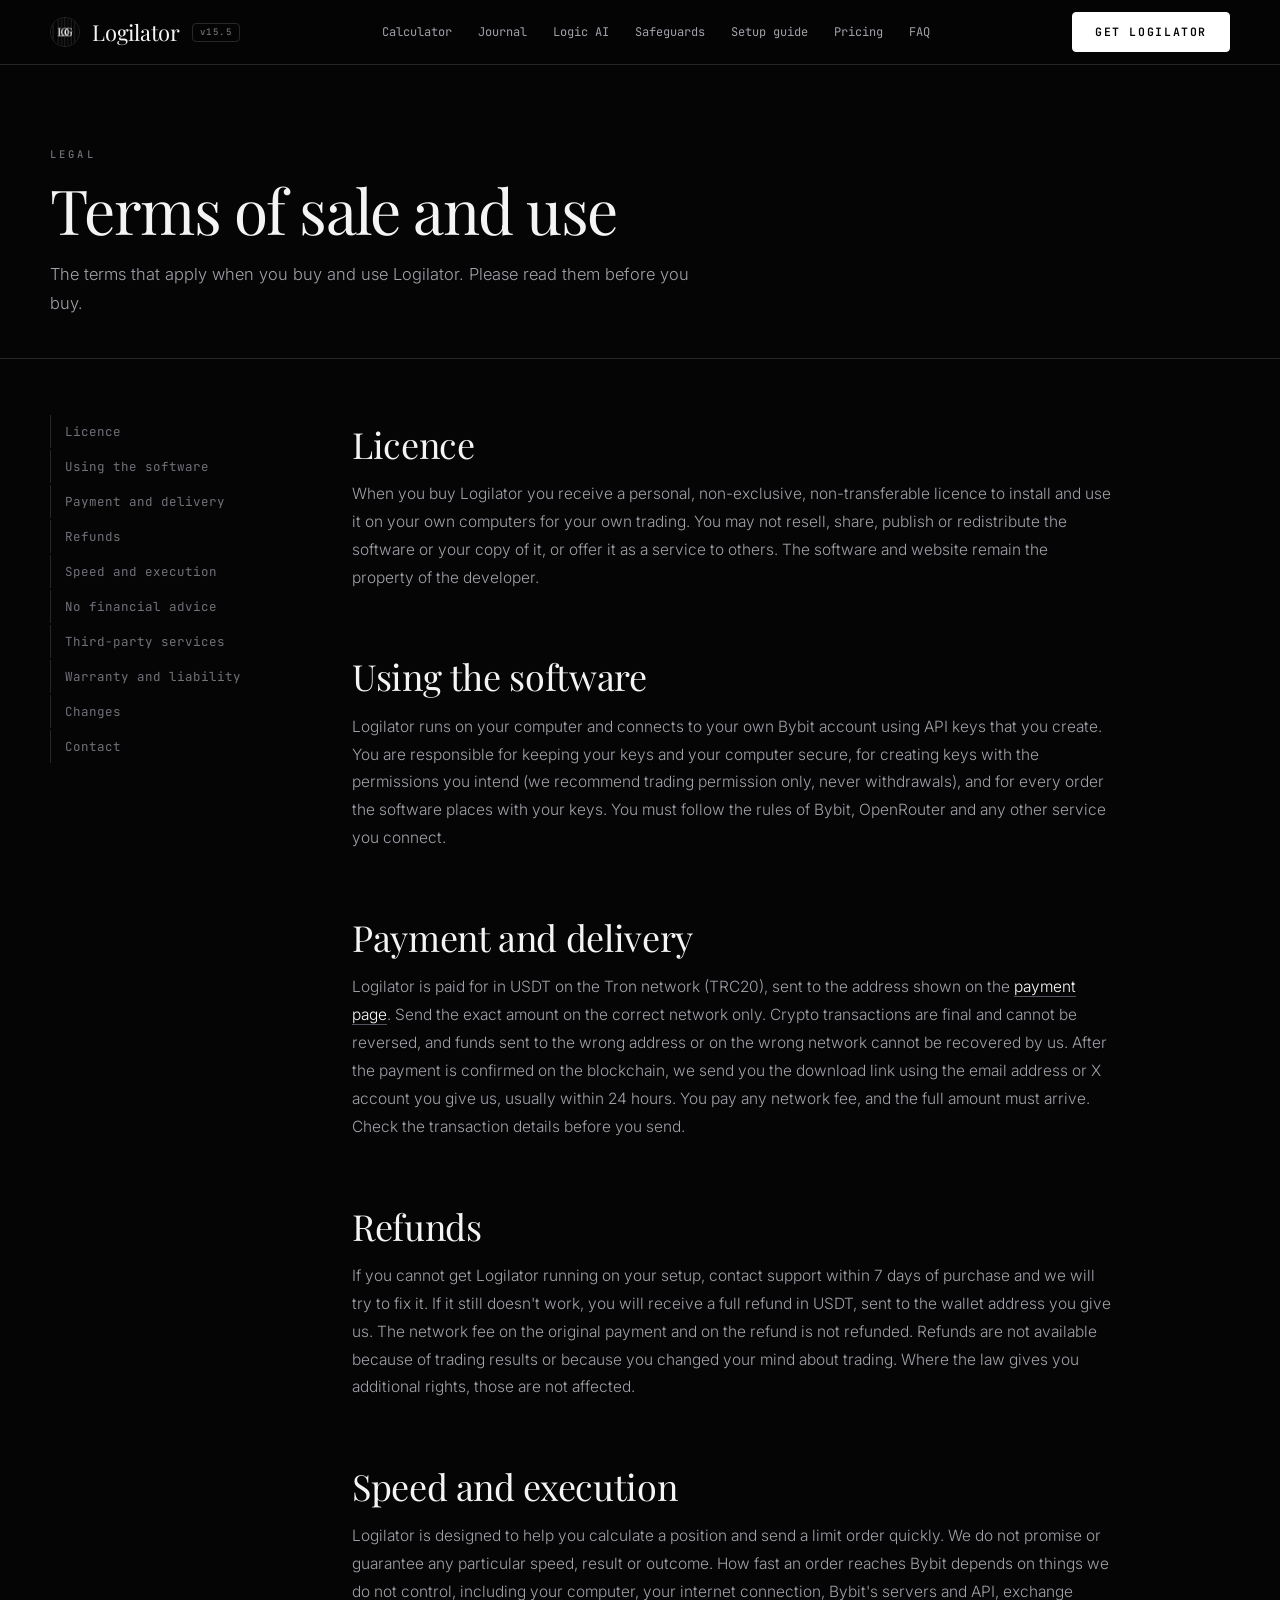
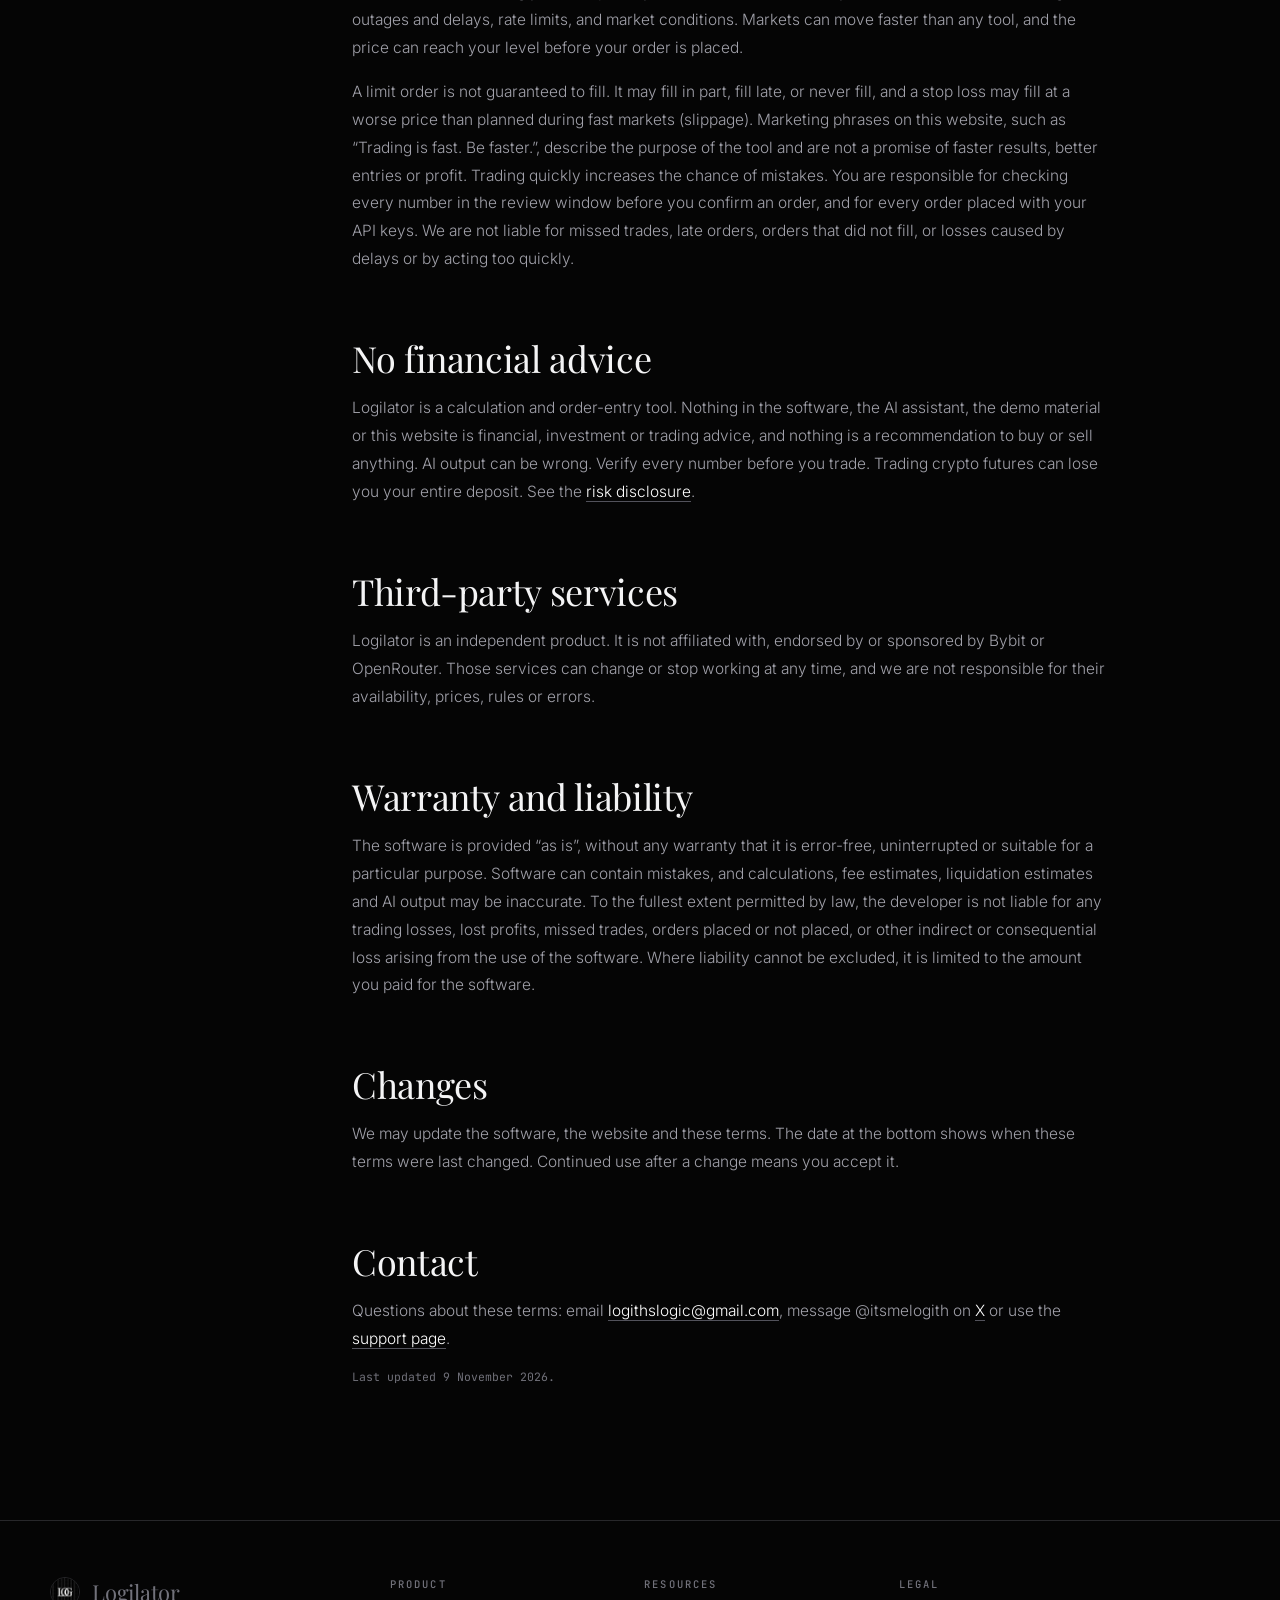
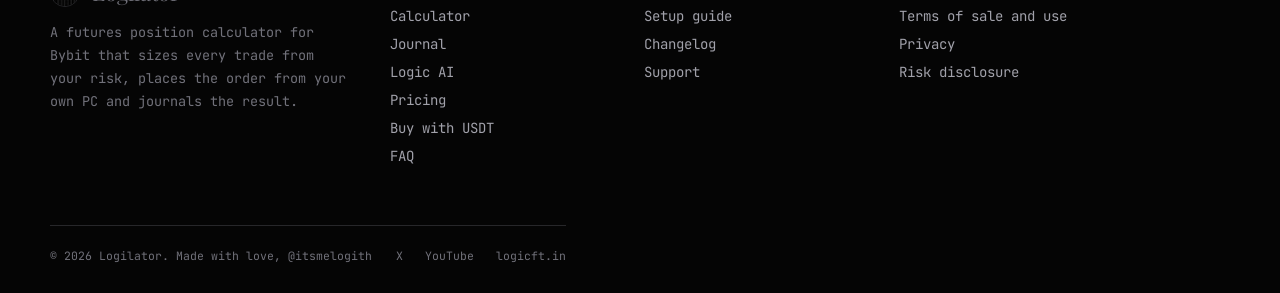
<file: site/terms.html>
<!DOCTYPE html>
<html lang="en">
<head>
<meta charset="UTF-8">
<meta name="viewport" content="width=device-width, initial-scale=1">
<title>Terms of sale and use | Logilator</title>
<meta name="description" content="The terms that apply when you buy and use Logilator. Please read them before you buy.">
<meta name="theme-color" content="#050505">
<meta property="og:type" content="website">
<meta property="og:site_name" content="Logilator">
<meta property="og:title" content="Terms of sale and use | Logilator">
<meta property="og:description" content="The terms that apply when you buy and use Logilator. Please read them before you buy.">
<meta property="og:image" content="assets/og.png">
<meta name="twitter:card" content="summary_large_image">
<link rel="icon" type="image/png" href="assets/favicon.png">
<link rel="apple-touch-icon" href="assets/logo.png">
<link rel="preconnect" href="https://fonts.googleapis.com">
<link rel="preconnect" href="https://fonts.gstatic.com" crossorigin>
<link href="https://fonts.googleapis.com/css2?family=Playfair+Display:ital,wght@0,400;0,500;1,400&family=Inter:wght@300;400;500;600&family=JetBrains+Mono:wght@400;500;600&display=swap" rel="stylesheet">
<link rel="stylesheet" href="assets/site.css">
<script>document.documentElement.className='js'</script>
</head>
<body>
<a class="skip" href="#main">Skip to content</a>
<div class="glow" id="glow"></div>
<header class="bar">
  <div class="wrap">
    <a class="brand" href="index.html" aria-label="Logilator home"><img src="assets/logo.png" width="30" height="30" alt=""><b>Logilator</b><span class="ver" data-version>v15.5</span></a>
    <nav class="main" id="mainNav" aria-label="Main"><a href="index.html#calculator">Calculator</a><a href="index.html#journal">Journal</a><a href="index.html#logic-ai">Logic AI</a><a href="index.html#safeguards">Safeguards</a><a href="setup.html">Setup guide</a><a href="index.html#get">Pricing</a><a href="index.html#faq">FAQ</a></nav>
    <div class="right">
      <a class="btn solid" data-buy href="buy.html">Get Logilator</a>
      <button class="menu-btn" id="menuBtn" aria-label="Menu" aria-expanded="false" aria-controls="mainNav"><svg viewBox="0 0 24 24" fill="none" stroke="currentColor" stroke-width="2" stroke-linecap="round"><path d="M4 7h16M4 12h16M4 17h16"/></svg></button>
    </div>
  </div>
</header>
<main id="main">
<div class="pagehead"><div class="wrap"><span class="label">Legal</span><h1>Terms of sale and use</h1><p>The terms that apply when you buy and use Logilator. Please read them before you buy.</p></div></div>
<div class="wrap doc">
  <aside class="toc" aria-label="On this page"><a href="#licence">Licence</a><a href="#use">Using the software</a><a href="#payment">Payment and delivery</a><a href="#refunds">Refunds</a><a href="#speed">Speed and execution</a><a href="#no-advice">No financial advice</a><a href="#third">Third-party services</a><a href="#warranty">Warranty and liability</a><a href="#changes">Changes</a><a href="#contact">Contact</a></aside>
  <article class="prose">

<h2 id="licence">Licence</h2>
<p>When you buy Logilator you receive a personal, non-exclusive, non-transferable licence to install and use it on your own computers for your own trading. You may not resell, share, publish or redistribute the software or your copy of it, or offer it as a service to others. The software and website remain the property of the developer.</p>
<h2 id="use">Using the software</h2>
<p>Logilator runs on your computer and connects to your own Bybit account using API keys that you create. You are responsible for keeping your keys and your computer secure, for creating keys with the permissions you intend (we recommend trading permission only, never withdrawals), and for every order the software places with your keys. You must follow the rules of Bybit, OpenRouter and any other service you connect.</p>
<h2 id="payment">Payment and delivery</h2>
<p>Logilator is paid for in USDT on the Tron network (TRC20), sent to the address shown on the <a href="buy.html">payment page</a>. Send the exact amount on the correct network only. Crypto transactions are final and cannot be reversed, and funds sent to the wrong address or on the wrong network cannot be recovered by us. After the payment is confirmed on the blockchain, we send you the download link using the email address or X account you give us, usually within 24 hours. You pay any network fee, and the full amount must arrive. Check the transaction details before you send.</p>
<h2 id="refunds">Refunds</h2>
<p>If you cannot get Logilator running on your setup, contact support within 7 days of purchase and we will try to fix it. If it still doesn't work, you will receive a full refund in USDT, sent to the wallet address you give us. The network fee on the original payment and on the refund is not refunded. Refunds are not available because of trading results or because you changed your mind about trading. Where the law gives you additional rights, those are not affected.</p>
<h2 id="speed">Speed and execution</h2>
<p>Logilator is designed to help you calculate a position and send a limit order quickly. We do not promise or guarantee any particular speed, result or outcome. How fast an order reaches Bybit depends on things we do not control, including your computer, your internet connection, Bybit's servers and API, exchange outages and delays, rate limits, and market conditions. Markets can move faster than any tool, and the price can reach your level before your order is placed.</p>
<p>A limit order is not guaranteed to fill. It may fill in part, fill late, or never fill, and a stop loss may fill at a worse price than planned during fast markets (slippage). Marketing phrases on this website, such as &ldquo;Trading is fast. Be faster.&rdquo;, describe the purpose of the tool and are not a promise of faster results, better entries or profit. Trading quickly increases the chance of mistakes. You are responsible for checking every number in the review window before you confirm an order, and for every order placed with your API keys. We are not liable for missed trades, late orders, orders that did not fill, or losses caused by delays or by acting too quickly.</p>
<h2 id="no-advice">No financial advice</h2>
<p>Logilator is a calculation and order-entry tool. Nothing in the software, the AI assistant, the demo material or this website is financial, investment or trading advice, and nothing is a recommendation to buy or sell anything. AI output can be wrong. Verify every number before you trade. Trading crypto futures can lose you your entire deposit. See the <a href="risk.html">risk disclosure</a>.</p>
<h2 id="third">Third-party services</h2>
<p>Logilator is an independent product. It is not affiliated with, endorsed by or sponsored by Bybit or OpenRouter. Those services can change or stop working at any time, and we are not responsible for their availability, prices, rules or errors.</p>
<h2 id="warranty">Warranty and liability</h2>
<p>The software is provided &ldquo;as is&rdquo;, without any warranty that it is error-free, uninterrupted or suitable for a particular purpose. Software can contain mistakes, and calculations, fee estimates, liquidation estimates and AI output may be inaccurate. To the fullest extent permitted by law, the developer is not liable for any trading losses, lost profits, missed trades, orders placed or not placed, or other indirect or consequential loss arising from the use of the software. Where liability cannot be excluded, it is limited to the amount you paid for the software.</p>
<h2 id="changes">Changes</h2>
<p>We may update the software, the website and these terms. The date at the bottom shows when these terms were last changed. Continued use after a change means you accept it.</p>
<h2 id="contact">Contact</h2>
<p>Questions about these terms: email <a href="mailto:logithslogic@gmail.com">logithslogic@gmail.com</a>, message @itsmelogith on <a href="https://x.com/itsmelogith" target="_blank" rel="noopener">X</a> or use the <a href="support.html">support page</a>.</p>
<p class="updated">Last updated 9 November 2026.</p>

  </article>
</div>
<div style="height:120px"></div>
</main>
<footer class="big">
  <div class="wrap">
    <div class="cols4">
      <div>
        <a class="brand" href="index.html" aria-label="Logilator home"><img src="assets/logo.png" width="30" height="30" alt=""><b>Logilator</b></a>
        <p class="about">A futures position calculator for Bybit that sizes every trade from your risk, places the order from your own PC and journals the result.</p>
      </div>
      <div><h4>Product</h4><ul>
        <li><a href="index.html#calculator">Calculator</a></li><li><a href="index.html#journal">Journal</a></li><li><a href="index.html#logic-ai">Logic AI</a></li><li><a href="index.html#get">Pricing</a></li><li><a href="buy.html">Buy with USDT</a></li><li><a href="index.html#faq">FAQ</a></li></ul></div>
      <div><h4>Resources</h4><ul>
        <li><a href="setup.html">Setup guide</a></li><li><a href="changelog.html">Changelog</a></li><li><a href="support.html">Support</a></li></ul></div>
      <div><h4>Legal</h4><ul>
        <li><a href="terms.html">Terms of sale and use</a></li><li><a href="privacy.html">Privacy</a></li><li><a href="risk.html">Risk disclosure</a></li></ul></div>
    </div>
    <div class="legal">
      <span>&copy; 2026 Logilator. Made with love, @itsmelogith</span>
      <span style="display:flex;gap:22px"><a href="https://x.com/itsmelogith" target="_blank" rel="noopener">X</a><a href="https://youtube.com/@itsmelogith" target="_blank" rel="noopener">YouTube</a><a href="https://logicft.in" target="_blank" rel="noopener">logicft.in</a></span>
    </div>
  </div>
</footer>
<script src="assets/config.js"></script>
<script src="assets/site.js"></script>
</body>
</html>
</file>
<file: site/assets/site.css>
:root{
  --canvas:#050505; --surface:#0a0a0c; --panel:#08080a; --card:#0c0c0e; --raised:#111114;
  --line:#27272a; --line-soft:#1c1c1f; --line-hover:#52525b;
  --text:#f4f4f5; --text2:#a1a1aa; --text3:#71717a;
  --gold:#fcd535; --profit:#0ecb81; --loss:#f6465d;
  --serif:'Playfair Display',Georgia,'Times New Roman',serif;
  --sans:'Inter',-apple-system,BlinkMacSystemFont,'Segoe UI',Roboto,sans-serif;
  --mono:'JetBrains Mono',ui-monospace,SFMono-Regular,Menlo,Consolas,monospace;
}
*{box-sizing:border-box;margin:0}
html{scroll-behavior:smooth;scroll-padding-top:76px}
body{background:var(--canvas);color:var(--text);font-family:var(--sans);font-weight:300;line-height:1.65;-webkit-font-smoothing:antialiased;overflow-x:hidden}
img{max-width:100%;height:auto;display:block}
a{color:inherit;text-decoration:none}
::selection{background:#fff;color:#000}
.wrap{width:min(1180px,100% - 48px);margin-inline:auto}
.mono{font-family:var(--mono)}
.label{font:500 10.5px/1 var(--mono);letter-spacing:.3em;text-transform:uppercase;color:var(--text3)}

/* cursor glow: one pre-painted circle moved with transform (no repaint) */
.glow{position:fixed;left:0;top:0;width:640px;height:640px;margin:-320px 0 0 -320px;border-radius:50%;pointer-events:none;z-index:0;
  background:radial-gradient(closest-side,rgba(212,175,55,.085),transparent);transform:translate3d(-999px,-999px,0);will-change:transform}
@media (hover:none){.glow{display:none}}

/* header */
header.bar{position:sticky;top:0;z-index:40;background:rgba(5,5,5,.82);backdrop-filter:blur(12px);-webkit-backdrop-filter:blur(12px);border-bottom:1px solid var(--line)}
header.bar .wrap{display:flex;align-items:center;justify-content:space-between;height:64px}
.brand{display:flex;align-items:center;gap:12px}
.brand img{width:30px;height:30px;border-radius:50%;border:1px solid var(--line)}
.brand b{font:400 22px/1 var(--serif);letter-spacing:-.01em}
.ver{font:500 9px/1 var(--mono);letter-spacing:.16em;color:var(--text3);border:1px solid var(--line);padding:4px 7px;border-radius:4px}
nav.main{display:flex;gap:28px;font:400 12px var(--mono);color:var(--text2)}
nav.main a:hover{color:#fff}
.btn{display:inline-flex;align-items:center;justify-content:center;gap:10px;font:600 11.5px/1 var(--mono);letter-spacing:.14em;text-transform:uppercase;padding:13px 22px;border:1px solid var(--line);color:var(--text);background:transparent;border-radius:4px;cursor:pointer;white-space:nowrap;transition:background .18s,color .18s,border-color .18s,transform .18s}
.btn:hover{border-color:var(--line-hover);background:var(--raised)}
.btn.solid{background:#fff;color:#000;border-color:#fff}
.btn.solid:hover{background:#e4e4e7;transform:translateY(-1px)}
.btn.lg{padding:17px 30px}
.btn svg{width:14px;height:14px;transition:transform .18s}
.btn:hover svg{transform:translateX(3px)}
@media(max-width:520px){.tag{font-size:9px;letter-spacing:.08em;padding:8px 12px}.hero{padding-top:64px}}

/* hero */
.hero{position:relative;padding:92px 0 0;text-align:center;isolation:isolate}
.gridbg{position:absolute;inset:0 0 auto 0;height:900px;z-index:-1;pointer-events:none;overflow:hidden;
  -webkit-mask-image:linear-gradient(to bottom,#000 0%,rgba(0,0,0,.8) 30%,rgba(0,0,0,.2) 65%,transparent 100%);mask-image:linear-gradient(to bottom,#000 0%,rgba(0,0,0,.8) 30%,rgba(0,0,0,.2) 65%,transparent 100%)}
.gridbg i{position:absolute;inset:-64px 0 0 -64px;background-image:linear-gradient(to right,rgba(255,255,255,.06) 1px,transparent 1px),linear-gradient(to bottom,rgba(255,255,255,.06) 1px,transparent 1px);background-size:64px 64px;
  animation:gridDrift 14s linear infinite;will-change:transform}
@keyframes gridDrift{from{transform:translate3d(0,0,0)}to{transform:translate3d(64px,64px,0)}}
@media (prefers-reduced-motion:reduce){.gridbg i{animation:none}}
.tag{display:inline-flex;align-items:center;gap:10px;font:500 10.5px/1 var(--mono);letter-spacing:.16em;text-transform:uppercase;color:var(--text2);background:#121215;border:1px solid var(--line);padding:9px 15px;border-radius:99px}
.tag i{width:6px;height:6px;border-radius:50%;background:var(--profit)}
h1{font:400 clamp(44px,7.4vw,92px)/1.04 var(--serif);letter-spacing:-.025em;margin:34px auto 0;max-width:16ch}
h1 em{font-style:italic;color:#d4d4d8}
.lede{max-width:600px;margin:28px auto 0;color:var(--text2);font-size:clamp(15.5px,1.7vw,18px);line-height:1.7}
.cta{display:flex;justify-content:center;align-items:center;gap:14px;flex-wrap:wrap;margin-top:38px}
.fine{margin-top:18px;font:400 11px var(--mono);color:var(--text3);letter-spacing:.04em}
.stage{margin:68px auto 0;max-width:1060px}
.frame{border:1px solid var(--line);border-radius:12px 12px 0 0;border-bottom:0;background:#000;overflow:hidden;box-shadow:0 -1px 0 rgba(255,255,255,.04) inset,0 50px 120px rgba(0,0,0,.8)}
.frame .top{display:flex;align-items:center;gap:6px;height:36px;padding:0 14px;border-bottom:1px solid var(--line-soft);background:#0b0b0d}
.frame .top i{width:9px;height:9px;border-radius:50%;background:#26262a}
.frame .top span{margin-left:12px;font:400 10.5px var(--mono);color:var(--text3)}
.frame img{width:100%}
.stage-fade{height:120px;margin-top:-120px;position:relative;background:linear-gradient(to bottom,transparent,var(--canvas));pointer-events:none}

/* facts */
.facts{border-block:1px solid var(--line);background:var(--panel)}
.facts .wrap{display:grid;grid-template-columns:repeat(4,1fr)}
.fact{padding:26px 24px;border-left:1px solid var(--line)}
.fact:first-child{border-left:0;padding-left:0}
.fact b{display:block;font:500 12px var(--mono);letter-spacing:.06em;color:var(--text);margin-bottom:4px}
.fact span{font-size:13.5px;color:var(--text3)}
@media(max-width:820px){.facts .wrap{grid-template-columns:1fr 1fr}.fact:nth-child(3){border-left:0;padding-left:0}.fact:nth-child(n+3){border-top:1px solid var(--line)}}

/* sections */
section{padding:128px 0 0}
.head{max-width:680px}
.head .label{display:block;margin-bottom:22px}
h2{font:400 clamp(32px,4.6vw,54px)/1.1 var(--serif);letter-spacing:-.02em}
h2 em{font-style:italic;color:#d4d4d8}
.head p{margin-top:22px;color:var(--text2);font-size:16.5px;line-height:1.75}
.cols{display:grid;grid-template-columns:1fr 1fr;gap:72px;align-items:start;margin-top:64px}
@media(max-width:940px){.cols{grid-template-columns:1fr;gap:48px}section{padding-top:96px}}

/* worked example */
.ledger{border:1px solid var(--line);border-radius:10px;background:var(--card);overflow:hidden}
.ledger .hd{display:flex;justify-content:space-between;padding:14px 20px;border-bottom:1px solid var(--line);font:500 10.5px var(--mono);letter-spacing:.16em;text-transform:uppercase;color:var(--text3)}
.ledger dl{display:grid;grid-template-columns:1fr auto;font:400 13px var(--mono)}
.ledger dt,.ledger dd{padding:12px 20px;border-bottom:1px solid var(--line-soft)}
.ledger dt{color:var(--text2)}
.ledger dd{text-align:right;color:var(--text);margin:0}
.ledger .k{background:#0f0f12}
.ledger .pos{color:var(--profit)}.ledger .neg{color:var(--loss)}
.ledger .ft{padding:14px 20px;font:400 11.5px/1.6 var(--sans);color:var(--text3)}
.ledger .ft code{font:400 11.5px var(--mono);color:var(--text2)}

/* index list (features) */
.list{margin-top:0}
.row{display:grid;grid-template-columns:48px 1fr;gap:6px 14px;padding:22px 0;border-top:1px solid var(--line)}
.row:last-child{border-bottom:1px solid var(--line)}
.row .n{font:500 11px var(--mono);color:var(--text3);padding-top:5px}
.row h3{font:400 21px/1.3 var(--serif)}
.row p{grid-column:2;color:var(--text2);font-size:14.5px;line-height:1.7}

/* ai */
.ticks{list-style:none;padding:0;margin-top:34px}
.ticks li{position:relative;padding:13px 0 13px 28px;border-top:1px solid var(--line-soft);color:#d4d4d8;font-size:15px}
.ticks li:last-child{border-bottom:1px solid var(--line-soft)}
.ticks li::before{content:'';position:absolute;left:2px;top:22px;width:10px;height:1px;background:var(--text)}
.note{margin-top:14px;font:400 11px/1.6 var(--mono);color:var(--text3)}
.aiframe{border-radius:12px;border:1px solid var(--line)}

/* steps */
.steps{display:grid;grid-template-columns:repeat(3,1fr);margin-top:64px;border-top:1px solid var(--line)}
.step{padding:30px 32px 0 0}
.step+.step{padding-left:32px;border-left:1px solid var(--line)}
.step .n{font:500 11px var(--mono);letter-spacing:.18em;color:var(--text3)}
.step h3{font:400 24px/1.25 var(--serif);margin:14px 0 10px}
.step p{color:var(--text2);font-size:14.5px;line-height:1.7}
@media(max-width:820px){.steps{grid-template-columns:1fr}.step,.step+.step{padding:26px 0;border-left:0;border-bottom:1px solid var(--line)}}

/* safeguards */
.panel{margin-top:64px;border:1px solid var(--line);border-radius:14px;background:var(--panel);padding:clamp(26px,5vw,56px)}
.panel .g{display:grid;grid-template-columns:1fr 1fr;gap:0 64px}
@media(max-width:820px){.panel .g{grid-template-columns:1fr}}
.panel .it{padding:20px 0;border-top:1px solid var(--line)}
.panel .it b{display:block;font:500 11px var(--mono);letter-spacing:.1em;text-transform:uppercase;color:var(--text);margin-bottom:6px}
.panel .it span{color:var(--text2);font-size:14.5px;line-height:1.7}

/* get */
.get{display:grid;grid-template-columns:1.05fr .95fr;gap:72px;align-items:center}
@media(max-width:940px){.get{grid-template-columns:1fr;gap:40px}}
.offer{border:1px solid var(--line);border-radius:14px;background:var(--card);padding:36px}
.offer .nm{font:500 10.5px var(--mono);letter-spacing:.2em;text-transform:uppercase;color:var(--text3)}
.offer .pr{font:400 48px/1.1 var(--serif);margin:14px 0 4px;letter-spacing:-.02em}
.offer .pn{font-size:13.5px;color:var(--text3);min-height:20px}
.offer ul{list-style:none;padding:0;margin:26px 0 30px}
.offer li{padding:11px 0;border-top:1px solid var(--line-soft);font-size:14.5px;color:#d4d4d8;display:flex;gap:12px}
.offer li::before{content:'\2014';color:var(--text3)}
.offer .btn{width:100%}
.offer .req{margin-top:16px;font:400 11px/1.6 var(--mono);color:var(--text3)}

/* faq */
.faq{max-width:820px;margin-top:56px;border-top:1px solid var(--line)}
details{border-bottom:1px solid var(--line)}
summary{list-style:none;cursor:pointer;display:flex;justify-content:space-between;gap:20px;padding:24px 0;font:400 21px/1.35 var(--serif)}
summary::-webkit-details-marker{display:none}
summary::after{content:'+';font:300 24px/1 var(--mono);color:var(--text3);transition:transform .2s}
details[open] summary::after{transform:rotate(45deg)}
details p{padding:0 40px 26px 0;color:var(--text2);font-size:15px;line-height:1.75}

/* footer */
.risk{margin-top:128px;border-top:1px solid var(--line);background:var(--panel);padding:44px 0}
.risk p{max-width:920px;font-size:12.5px;line-height:1.75;color:var(--text3);margin-bottom:12px}
.risk b{color:var(--text2);font-weight:500}
footer{border-top:1px solid var(--line);padding:26px 0 44px}
footer .wrap{display:flex;flex-wrap:wrap;gap:16px;justify-content:space-between;align-items:center;font:400 11.5px var(--mono);color:var(--text3)}
footer .soc{display:flex;gap:22px}
footer a:hover{color:#fff}

/* reveal: only hide when JS is running */
.js .rv{opacity:0;transform:translateY(14px);transition:opacity .6s cubic-bezier(.16,1,.3,1),transform .6s cubic-bezier(.16,1,.3,1)}
.js .rv.in{opacity:1;transform:none}
@media(prefers-reduced-motion:reduce){html{scroll-behavior:auto}.js .rv{opacity:1;transform:none;transition:none}}

/* ---------- v2 additions ---------- */
nav.main{gap:26px}
.menu-btn{display:none;background:none;border:1px solid var(--line);color:var(--text);width:40px;height:40px;border-radius:8px;cursor:pointer;align-items:center;justify-content:center}
.menu-btn svg{width:18px;height:18px}
.bar .right{display:flex;align-items:center;gap:12px}
@media(max-width:940px){
  .menu-btn{display:inline-flex}
  nav.main{display:none;position:absolute;left:0;right:0;top:64px;flex-direction:column;gap:0;background:rgba(5,5,5,.98);border-bottom:1px solid var(--line);padding:8px 24px 18px;font-size:14px}
  nav.main.open{display:flex}
  nav.main a{padding:14px 0;border-bottom:1px solid var(--line-soft)}
  .ver{display:none}
  .bar .btn.solid{padding:11px 14px;font-size:10.5px}
}
.skip{position:absolute;left:-999px;top:8px;background:#fff;color:#000;padding:8px 12px;z-index:100;font:500 12px var(--mono)}
.skip:focus{left:8px}
:focus-visible{outline:2px solid #fff;outline-offset:3px;border-radius:4px}

/* video */
.video{margin-top:56px;border:1px solid var(--line);border-radius:14px;overflow:hidden;background:#000;box-shadow:0 40px 100px rgba(0,0,0,.6)}
.video video{width:100%;display:block;aspect-ratio:16/10;background:#000}
.video .cap{display:flex;justify-content:space-between;gap:16px;flex-wrap:wrap;padding:14px 20px;border-top:1px solid var(--line);background:var(--panel);font:400 11.5px var(--mono);color:var(--text3)}

/* split sections */
.split{display:grid;grid-template-columns:1fr 1fr;gap:72px;align-items:center;margin-top:64px}
.split.rev{direction:rtl}.split.rev>*{direction:ltr}
@media(max-width:940px){.split,.split.rev{grid-template-columns:1fr;gap:40px;direction:ltr}}
.shot{border:1px solid var(--line);border-radius:12px;overflow:hidden;background:#000;box-shadow:0 30px 80px rgba(0,0,0,.55)}
.shot img{width:100%}
.shot.tall{max-width:380px;margin-inline:auto}
.wide-shot{margin-top:56px}
.feat{display:grid;grid-template-columns:repeat(3,1fr);margin-top:56px;border-top:1px solid var(--line)}
.feat .f{padding:28px 28px 30px 0}
.feat .f+.f{padding-left:28px;border-left:1px solid var(--line)}
.feat .f:nth-child(n+4){border-top:1px solid var(--line)}
.feat .f:nth-child(3n+1){padding-left:0;border-left:0}
.feat b{display:block;font:500 11px var(--mono);letter-spacing:.12em;text-transform:uppercase;margin-bottom:10px}
.feat span{color:var(--text2);font-size:14.5px;line-height:1.7}
@media(max-width:940px){.feat{grid-template-columns:1fr 1fr}.feat .f,.feat .f+.f,.feat .f:nth-child(3n+1){padding:24px 20px 24px 0;border-left:0}.feat .f{border-top:1px solid var(--line)}.feat .f:nth-child(-n+2){border-top:0}}
@media(max-width:560px){.feat{grid-template-columns:1fr}.feat .f:nth-child(-n+2){border-top:1px solid var(--line)}.feat .f:first-child{border-top:0}}

/* table */
.tbl{margin-top:56px;border:1px solid var(--line);border-radius:12px;overflow:hidden;background:var(--card)}
.tbl table{width:100%;border-collapse:collapse;font-size:14.5px}
.tbl th,.tbl td{text-align:left;padding:15px 22px;border-bottom:1px solid var(--line-soft);vertical-align:top}
.tbl th{font:500 10.5px var(--mono);letter-spacing:.16em;text-transform:uppercase;color:var(--text3);background:#0f0f12;border-bottom:1px solid var(--line)}
.tbl td:first-child{color:var(--text);width:30%}
.tbl td{color:var(--text2)}
.tbl tr:last-child td{border-bottom:0}
.yes{color:var(--profit)}.no{color:var(--text3)}
@media(max-width:700px){.tbl th,.tbl td{padding:12px 14px;font-size:13.5px}.tbl td:first-child{width:36%}}

/* final CTA */
.final{margin-top:128px;border-block:1px solid var(--line);background:var(--panel);text-align:center;padding:96px 0}
.final h2{max-width:18ch;margin:0 auto}
.final p{color:var(--text2);margin:20px auto 0;max-width:520px}
.final .cta{margin-top:34px}

/* pricing extras */
.offer .guar{margin-top:18px;padding-top:16px;border-top:1px solid var(--line-soft);font-size:13px;color:var(--text2);line-height:1.6}

/* footer columns */
footer.big{border-top:1px solid var(--line);padding:56px 0 30px;background:var(--canvas)}
footer.big .cols4{display:grid;grid-template-columns:1.4fr 1fr 1fr 1fr;gap:40px}
@media(max-width:820px){footer.big .cols4{grid-template-columns:1fr 1fr;gap:32px}}
footer.big h4{font:500 10.5px var(--mono);letter-spacing:.2em;text-transform:uppercase;color:var(--text3);margin-bottom:16px}
footer.big ul{list-style:none;padding:0;display:grid;gap:10px;font-size:14px;color:var(--text2)}
footer.big ul a:hover{color:#fff}
footer.big .about{font-size:13.5px;color:var(--text3);line-height:1.7;max-width:300px;margin-top:14px}
footer.big .legal{margin-top:44px;padding-top:22px;border-top:1px solid var(--line);display:flex;flex-wrap:wrap;gap:12px 24px;justify-content:space-between;font:400 11.5px var(--mono);color:var(--text3)}

/* doc pages */
.pagehead{padding:84px 0 40px;border-bottom:1px solid var(--line)}
.pagehead .label{display:block;margin-bottom:18px}
.pagehead h1{font-size:clamp(36px,5.4vw,62px);margin:0;max-width:none;text-align:left}
.pagehead p{margin-top:18px;color:var(--text2);max-width:640px;font-size:16.5px;line-height:1.75}
.doc{display:grid;grid-template-columns:230px minmax(0,1fr);gap:72px;padding:56px 0 0}
@media(max-width:940px){.doc{grid-template-columns:1fr;gap:28px}}
.toc{position:sticky;top:92px;align-self:start;font:400 12.5px var(--mono);display:grid;gap:2px}
.toc a{padding:8px 0 8px 14px;border-left:1px solid var(--line);color:var(--text3)}
.toc a:hover{color:#fff;border-left-color:#fff}
@media(max-width:940px){.toc{position:static;grid-auto-flow:column;overflow-x:auto;gap:0;border-bottom:1px solid var(--line)}.toc a{border-left:0;white-space:nowrap;padding:10px 14px 10px 0}}
.prose{max-width:760px;color:var(--text2);font-size:15.5px;line-height:1.8}
.prose h2{font:400 clamp(26px,3.4vw,36px)/1.2 var(--serif);color:var(--text);margin:56px 0 14px;padding-top:8px;letter-spacing:-.01em}
.prose h2:first-child{margin-top:0}
.prose h3{font:500 12px var(--mono);letter-spacing:.14em;text-transform:uppercase;color:var(--text);margin:30px 0 8px}
.prose p{margin:0 0 16px}
.prose ul,.prose ol{margin:0 0 18px;padding-left:22px;display:grid;gap:8px}
.prose a{color:#fff;border-bottom:1px solid var(--line-hover)}
.prose a:hover{border-bottom-color:#fff}
.prose strong{color:var(--text);font-weight:500}
.prose code{font:400 13px var(--mono);background:#121215;border:1px solid var(--line);padding:2px 6px;border-radius:5px;color:#e4e4e7}
.prose pre{background:#08080a;border:1px solid var(--line);border-radius:10px;padding:16px 18px;overflow-x:auto;margin:0 0 20px;font:400 13px/1.7 var(--mono);color:#d4d4d8}
.callout{border:1px solid var(--line);border-left:2px solid var(--gold);background:var(--card);border-radius:8px;padding:16px 18px;margin:0 0 22px;font-size:14.5px;color:var(--text2)}
.callout b{color:var(--text);font-weight:500}
.callout.warn{border-left-color:var(--loss)}
.stepn{display:grid;grid-template-columns:44px 1fr;gap:0 14px;margin:26px 0 0}
.stepn>.n{font:500 11px var(--mono);letter-spacing:.14em;color:var(--text3);padding-top:6px}
.stepn h3{margin:0 0 8px}
.updated{margin-top:56px;font:400 11.5px var(--mono);color:var(--text3)}
.trow{border-top:1px solid var(--line);padding:30px 0;display:grid;grid-template-columns:150px 1fr;gap:12px 40px}
@media(max-width:700px){.trow{grid-template-columns:1fr}}
.trow:last-child{border-bottom:1px solid var(--line)}
.trow .v{font:500 14px var(--mono);color:var(--text)}
.trow .d{font:400 11.5px var(--mono);color:var(--text3);margin-top:6px}
.trow ul{padding-left:18px;margin:0;display:grid;gap:8px;color:var(--text2);font-size:15px;line-height:1.7}
.trow li b{color:var(--text);font-weight:500}
.cards3{display:grid;grid-template-columns:repeat(3,1fr);gap:16px;margin-top:40px}
@media(max-width:820px){.cards3{grid-template-columns:1fr}}
.card{border:1px solid var(--line);background:var(--card);border-radius:12px;padding:26px}
.card b{display:block;font:500 11px var(--mono);letter-spacing:.14em;text-transform:uppercase;margin-bottom:10px}
.card p{color:var(--text2);font-size:14.5px;line-height:1.7}
.card a{display:inline-block;margin-top:14px;font:500 12px var(--mono);border-bottom:1px solid var(--line-hover)}
.err{min-height:70vh;display:grid;place-items:center;text-align:center}
.err h1{font-size:clamp(60px,12vw,140px)}

.doc>*{min-width:0}
.toc{max-width:100%}

/* ---- payment page ---- */
.paynote{margin-top:14px;font-size:13px;color:var(--text2);line-height:1.6}
.paynote a{border-bottom:1px solid var(--line-hover)}
.buy{display:grid;grid-template-columns:minmax(0,1fr) 420px;gap:64px;padding-top:56px;align-items:start}
.buy>*{min-width:0}
.pay-steps{list-style:none;padding:0;margin:0 0 32px;display:grid;gap:0}
.pay-steps li{display:flex;gap:20px;padding:22px 0;border-top:1px solid var(--line-soft)}
.pay-steps li:last-child{border-bottom:1px solid var(--line-soft)}
.pay-steps .n{flex:none;width:30px;height:30px;border:1px solid var(--line);border-radius:50%;display:grid;place-items:center;font:500 12px var(--mono);color:var(--text2)}
.pay-steps h3{font:500 12px var(--mono);letter-spacing:.14em;text-transform:uppercase;margin:4px 0 8px}
.pay-steps p{color:var(--text2);font-size:15px;line-height:1.75}
.pay-steps b{color:var(--text);font-weight:500}
.pay-steps a{border-bottom:1px solid var(--line-hover)}
.buy .callout{margin-bottom:16px;line-height:1.75}
.buy-h{font:400 28px/1.2 var(--serif);margin:44px 0 14px}
.plain{list-style:none;padding:0;display:grid;gap:0}
.plain li{padding:11px 0;border-top:1px solid var(--line-soft);font-size:15px;color:#d4d4d8;display:flex;gap:12px}
.plain li::before{content:'\2014';color:var(--text3)}
.plain a{border-bottom:1px solid var(--line-hover)}
.buy-card{position:sticky;top:92px;border:1px solid var(--line);border-radius:14px;background:var(--card);padding:32px}
.buy-card .nm{font:500 10.5px var(--mono);letter-spacing:.2em;text-transform:uppercase;color:var(--text3)}
.buy-card .amt{font:400 52px/1.1 var(--serif);margin:16px 0 18px;letter-spacing:-.02em}
.buy-card .amt small{font:500 13px var(--mono);letter-spacing:.14em;color:var(--text3)}
.buy-card .amt.soon{font-size:32px}
.kv{margin:0 0 22px;border-top:1px solid var(--line-soft)}
.kv>div{display:flex;justify-content:space-between;gap:16px;padding:11px 0;border-bottom:1px solid var(--line-soft);font-size:14px}
.kv dt{color:var(--text3)}.kv dd{margin:0;color:var(--text);text-align:right}
.addr-label{font:500 10.5px var(--mono);letter-spacing:.2em;text-transform:uppercase;color:var(--text3);margin-bottom:8px}
.addr{font:500 13px/1.6 var(--mono);word-break:break-all;background:#08080a;border:1px solid var(--line);border-radius:8px;padding:14px 16px;margin-bottom:12px;color:#fff;user-select:all}
.buy-card .btn{width:100%}
.pay-actions{display:grid;grid-template-columns:1fr 1fr;gap:10px;margin-top:10px}
.pay-actions .btn{padding:13px 10px}
.fine2{margin-top:16px;font-size:12.5px;line-height:1.7;color:var(--text3)}
.fine2 a{color:var(--text2);border-bottom:1px solid var(--line-hover)}
@media (max-width:960px){.buy{grid-template-columns:1fr;gap:40px}.buy-card{position:static;order:-1}}
@media (max-width:520px){.buy-card{padding:24px}.buy-card .amt{font-size:42px}}

/* ---- changelog tags ---- */
.pill{display:inline-block;vertical-align:middle;margin-left:10px;font:600 9.5px/1 var(--mono);letter-spacing:.16em;text-transform:uppercase;color:#000;background:var(--gold);padding:5px 8px;border-radius:4px}
ul.cl{list-style:none;padding:0}
ul.cl li{display:flex;gap:14px;align-items:baseline}
ul.cl li::before{content:none}
.tg{flex:none;width:84px;font:500 9.5px/1 var(--mono);letter-spacing:.14em;text-transform:uppercase;color:var(--text3)}
.tg.new{color:var(--profit)}.tg.fixed{color:var(--gold)}.tg.improved{color:#8ab4ff}
.trow.latest{position:relative}
.trow.latest::before{content:'';position:absolute;left:-18px;top:30px;bottom:30px;width:2px;background:var(--gold)}
@media (max-width:520px){ul.cl li{flex-direction:column;gap:6px}}

/* ---- image viewer ---- */
img.zoomable{cursor:zoom-in}
img.zoomable:focus-visible{outline:2px solid var(--gold);outline-offset:3px}
html.lb-open{overflow:hidden}
.lb{position:fixed;inset:0;z-index:100;background:#030303;display:flex;flex-direction:column}
.lb[hidden]{display:none}
.lb-bar{display:flex;align-items:center;justify-content:space-between;gap:16px;padding:14px 20px;border-bottom:1px solid var(--line)}
.lb-cap{font:400 12px/1.5 var(--mono);color:var(--text2);overflow:hidden;text-overflow:ellipsis;white-space:nowrap;min-width:0}
.lb-tools{display:flex;gap:8px;flex:none}
.lb-tools button{min-width:40px;height:36px;padding:0 12px;border:1px solid var(--line);background:var(--card);color:var(--text);font:500 13px var(--mono);border-radius:6px;cursor:pointer}
.lb-tools button:hover{border-color:var(--line-hover);background:var(--raised)}
.lb-stage{flex:1;overflow:hidden;display:flex;padding:20px;min-height:0;touch-action:none;user-select:none;-webkit-user-select:none;position:relative}
.lb-stage img{margin:auto;max-width:100%;max-height:100%;width:auto;height:auto;object-fit:contain;border-radius:8px;border:1px solid var(--line);cursor:zoom-in;background:#000;flex:none;transform-origin:center center;will-change:transform;-webkit-user-drag:none}
.lb-stage.zoomed img{cursor:grab}
.lb-stage.zoomed img:active{cursor:grabbing}
.lb-nav{position:absolute;top:50%;transform:translateY(-50%);z-index:2;width:46px;height:46px;border-radius:50%;border:1px solid var(--line);background:rgba(12,12,14,.9);color:#fff;font:400 28px/1 var(--sans);cursor:pointer;display:grid;place-items:center;padding:0 0 4px}
.lb-nav:hover{border-color:var(--line-hover)}
.lb-nav.prev{left:16px}.lb-nav.next{right:16px}
.lb-nav[hidden]{display:none}
.lb-hint{text-align:center;font:400 11px var(--mono);color:var(--text3);padding:10px 16px 14px}
@media (max-width:700px){.lb-bar{padding:10px 14px}.lb-stage{padding:10px}.lb-nav{width:40px;height:40px;top:auto;bottom:56px;transform:none}.lb-nav.prev{left:12px}.lb-nav.next{right:12px}.lb-hint{display:none}}

.vid-err{padding:14px 20px;border-top:1px solid var(--line);background:var(--panel);font-size:14px;color:var(--text2)}
.vid-err a{color:#fff;border-bottom:1px solid var(--line-hover)}
.vid-err[hidden]{display:none}
</file>
